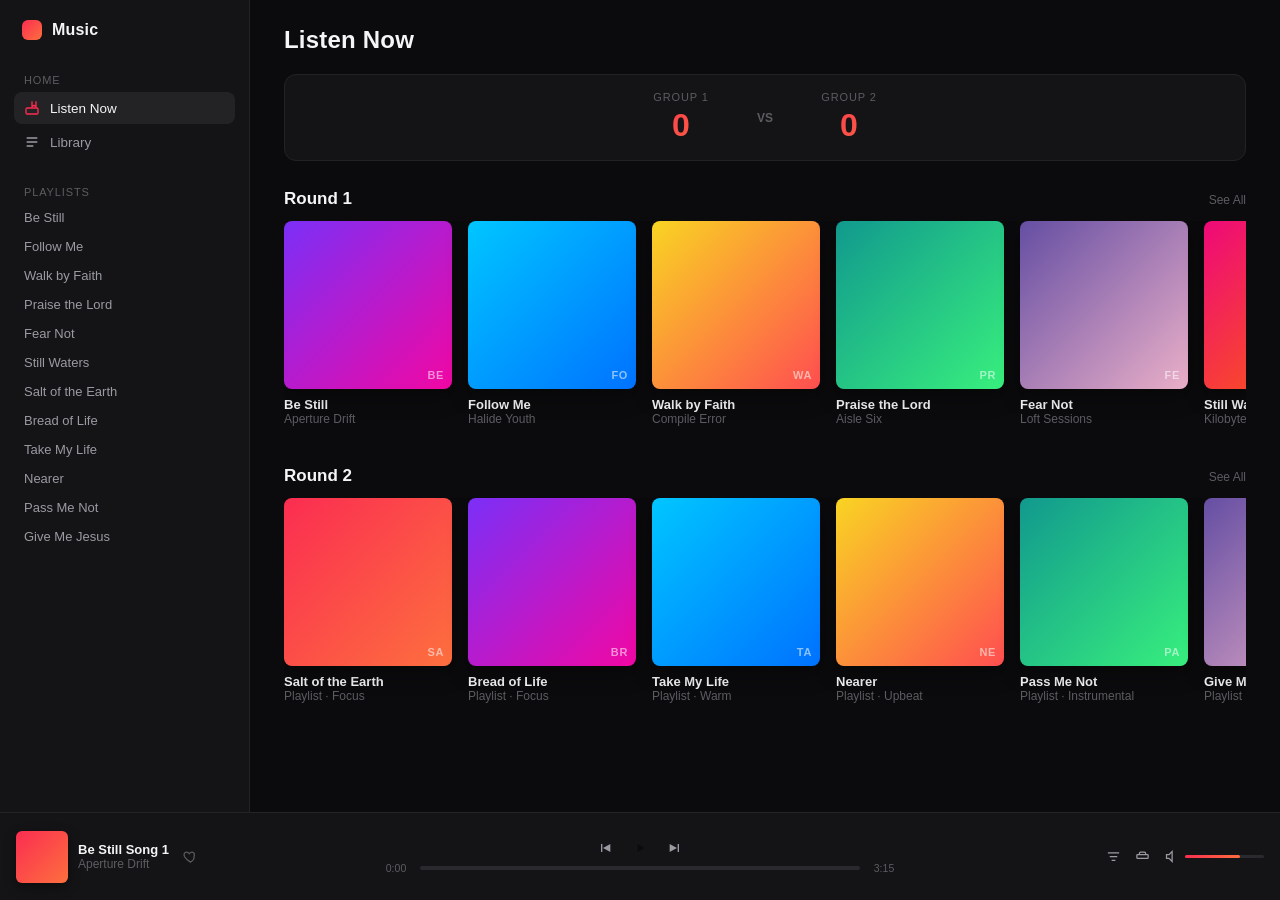
<file: Song drill/PassPausePlay/index.html>
<!DOCTYPE html>
<html lang="en">
<head>
<!-- Basic document metadata -->
<meta charset="UTF-8">
<meta name="viewport" content="width=device-width, initial-scale=1.0">
<title>Music</title>
<!-- All visual styling lives in style.css (split out from this file) -->
<link rel="stylesheet" href="style.css">
</head>
<body>

<!-- ============================================================
     APP SHELL
     Grid layout: sidebar (left) + main content (right), with the
     now-playing bar pinned across the bottom. See .app in style.css.
     ============================================================ -->
<div class="app">

  <!-- SIDEBAR: logo, primary nav (Listen Now / Library), playlist list -->
  <aside class="sidebar">
    <!-- App logo/title -->
    <div class="brand"><span class="dot"></span> Music</div>

    <!-- Primary navigation: switches the page title only (no real routing) -->
    <nav class="nav" id="mainNav">
      <div class="nav-label">Home</div>
      <button data-view="listen" class="active">
        <svg viewBox="0 0 24 24" fill="none" stroke="currentColor" stroke-width="2"><path d="M4 4h16v16H4z" opacity="0"/><path d="M12 2v8l3-2 3 2V2"/><rect x="3" y="12" width="18" height="9" rx="2"/></svg>
        Listen Now
      </button>
      <button data-view="library">
        <svg viewBox="0 0 24 24" fill="none" stroke="currentColor" stroke-width="2"><path d="M4 6h16M4 12h16M4 18h10"/></svg>
        Library
      </button>
    </nav>

    <!-- Static playlist names (not clickable/functional, just for visual fill —
         matches the 6 Round 1 + 6 Round 2 playlists below) -->
    <nav class="nav">
      <div class="nav-label">Playlists</div>
      <div class="playlist-item">Be Still</div>
      <div class="playlist-item">Follow Me</div>
      <div class="playlist-item">Walk by Faith</div>
      <div class="playlist-item">Praise the Lord</div>
      <div class="playlist-item">Fear Not</div>
      <div class="playlist-item">Still Waters</div>
      <div class="playlist-item">Salt of the Earth</div>
      <div class="playlist-item">Bread of Life</div>
      <div class="playlist-item">Take My Life</div>
      <div class="playlist-item">Nearer</div>
      <div class="playlist-item">Pass Me Not</div>
      <div class="playlist-item">Give Me Jesus</div>
    </nav>
  </aside>

  <!-- MAIN: page title, scoreboard, then Round 1 / Round 2 -->
  <main class="main">
    <!-- Page title only (the old library search box was removed along
         with the "Your Library" section it used to filter) -->
    <div class="topbar">
      <h1 id="viewTitle">Listen Now</h1>
    </div>

    <!-- SCOREBOARD: live Group 1 / Group 2 totals, updated by script.js
         every time a correct guess is made in Song Rush. Round 1 songs
         are worth 1 point, Round 2 songs are worth 2 points. -->
    <div class="scoreboard" id="scoreboard">
      <div class="score-card">
        <div class="score-label">Group 1</div>
        <div class="score-value" id="group1Score">0</div>
      </div>
      <div class="score-divider">VS</div>
      <div class="score-card">
        <div class="score-label">Group 2</div>
        <div class="score-value" id="group2Score">0</div>
      </div>
    </div>

    <!-- "Round 1" playlist cards. Each card carries its own 12 songs.
         Clicking a card opens 1-Minute Song Rush with THAT playlist's
         songs, worth 1 point each (see openGame(..., 1, ...) in script.js). -->
    <section class="block">
      <div class="block-head"><h2>Round 1</h2><span>See All</span></div>
      <!-- Cards injected by renderRow() in script.js -->
      <div class="hrow" id="newReleases"></div>
    </section>

    <!-- "Round 2" playlist cards — same behavior, but worth 2 points
         each (see openGame(..., 2, ...) in script.js). 6 playlists total. -->
    <section class="block">
      <div class="block-head"><h2>Round 2</h2><span>See All</span></div>
      <div class="hrow" id="madeForYou"></div>
    </section>
  </main>

  <!-- NOW PLAYING BAR: fixed strip across the bottom of the app.
       Browses every song across every playlist (Round 1 + Round 2),
       independent of the game. Plays real audio via #audioPlayer when
       a song has a "src" set in script.js, otherwise runs a simulated
       clock so the UI still animates sensibly. -->
  <div class="nowplaying">
    <!-- Left: mini art + current track title/artist + like icon -->
    <div class="np-track">
      <div class="np-art" id="npArt" style="background:linear-gradient(135deg,#333,#444)"></div>
      <div class="np-meta">
        <div class="t" id="npTitle">Nothing playing</div>
        <div class="a" id="npArtist">Pick a song</div>
      </div>
      <svg class="np-heart" id="npHeart" viewBox="0 0 24 24" fill="none" stroke="currentColor" stroke-width="2"><path d="M12 21s-7-4.35-9.5-8.6C.7 8.7 2.2 5 5.6 5c2 0 3.4 1.15 4.4 2.6C11 6.15 12.4 5 14.4 5c3.4 0 4.9 3.7 3.1 7.4C19 16.65 12 21 12 21z"/></svg>
    </div>

    <!-- Center: prev / play-pause / next buttons + scrub bar with elapsed/total time -->
    <div class="np-center">
      <div class="controls">
        <button id="prevBtn" title="Previous"><svg viewBox="0 0 24 24" fill="currentColor"><path d="M6 6h2v12H6zM20 6v12L9 12z"/></svg></button>
        <button class="play-toggle" id="playBtn" title="Play/Pause"><svg id="playIcon" viewBox="0 0 24 24" fill="currentColor"><path d="M8 5v14l11-7z"/></svg></button>
        <button id="nextBtn" title="Next"><svg viewBox="0 0 24 24" fill="currentColor"><path d="M16 6h2v12h-2zM4 6v12l11-6z"/></svg></button>
      </div>
      <div class="scrub">
        <span id="curTime">0:00</span>
        <div class="bar" id="progressBar"><div class="fill" id="progressFill"></div><div class="knob" id="progressKnob"></div></div>
        <span id="totalTime">0:00</span>
      </div>
    </div>

    <!-- Right: extra icons (decorative, non-functional) + volume slider -->
    <div class="np-right">
      <svg viewBox="0 0 24 24" fill="none" stroke="currentColor" stroke-width="2"><path d="M3 6h18M6 12h12M9 18h6"/></svg>
      <svg viewBox="0 0 24 24" fill="none" stroke="currentColor" stroke-width="2"><rect x="3" y="9" width="18" height="6" rx="1"/><path d="M7 9V7a2 2 0 0 1 2-2h6a2 2 0 0 1 2 2v2"/></svg>
      <div class="vol">
        <svg viewBox="0 0 24 24" fill="none" stroke="currentColor" stroke-width="2" style="flex-shrink:0"><path d="M4 9v6h4l5 5V4L8 9H4z"/></svg>
        <div class="bar" id="volBar"><div class="fill" id="volFill" style="width:70%"></div><div class="knob" id="volKnob" style="left:70%"></div></div>
      </div>
    </div>
  </div>

  <!-- Real audio element backing the now-playing bar. Hidden — the bar
       above is the only visible control surface for it. -->
  <audio id="audioPlayer" preload="none"></audio>

</div>

<!-- ============================================================
     1-MINUTE SONG RUSH — game modal (hidden until opened)
     Opened by clicking a Round 1 / Round 2 card. Three internal
     panels are toggled by script.js:
     #gameIntro (pick a group) -> #gamePlay (active round) -> #gameEnd (results).
     ============================================================ -->
<div class="game-overlay" id="gameOverlay">
  <div class="game-card" id="gameCard">
    <!-- Close ("X") button, always visible, closes the modal at any point -->
    <div class="game-close" id="gameClose"><svg viewBox="0 0 24 24" fill="none" stroke="currentColor" stroke-width="2.4"><path d="M6 6l12 12M18 6L6 18"/></svg></div>

    <!-- Panel 1: intro/group-select screen -->
    <div id="gameIntro">
      <div class="game-head">
        <div class="g-title">🎵 1-Minute Song Rush</div>
        <div class="g-sub">Search and type the music title to check if it's there. Each correct song adds +15s.</div>
        <!-- Filled in by openGame()/showIntroPanel(): which playlist + points/song -->
        <div class="g-round-info" id="gRoundInfo"></div>
      </div>
      <!-- Two buttons instead of one "Start Game": pick which group is
           about to play, so correct answers credit the right scoreboard total. -->
      <div class="g-choices">
        <button class="g-again" id="gameStartGroup1Btn">Start — Group 1</button>
        <button class="g-again g-pass" id="gameStartGroup2Btn">Start — Group 2</button>
      </div>
    </div>

    <!-- Panel 2: active round (hidden until a group is picked) -->
    <div id="gamePlay" style="display:none;">
      <!-- "+N pts · +15s" bonus toast, shown briefly after a correct guess -->
      <div class="g-bonus" id="gBonus">+15s</div>

      <!-- Countdown timer (left) + round progress / correct count (right) -->
      <div class="game-stats">
        <div class="g-timer" id="gTimer">0:60</div>
        <div class="g-stats-right">
          <div class="g-progress" id="gProgress">Song 1 of 12</div>
          <div class="g-correct" id="gCorrect">✓ 0 correct</div>
        </div>
      </div>

      <!-- Lyric hint box for the current round-song. If that song has a
           "src" audio file set in script.js, it also plays automatically
           here as an extra hint. -->
      <div class="g-artbox" id="gArtbox">
        <div class="g-hint"><span id="gHintMain">Which song is this?</span><span id="gHintSub"></span></div>
      </div>

      <!-- Guess input + autocomplete dropdown + action buttons + status feedback -->
      <div class="g-search-box">
        <input type="text" class="g-search-input" id="gSearchInput" placeholder="Type song title & press Enter..." autocomplete="off">
        <!-- Populated dynamically as the player types -->
        <div class="g-search-dropdown" id="gSearchDropdown"></div>
        <div class="g-btn-row">
          <!-- Pause: hides the lyric hint (and mutes the audio hint) for
               12s and freezes the clock. 1 use per song — resets every
               time a new (or looped-back) song is shown. -->
          <button class="g-again g-pass" id="gPauseBtn">Pause 12s</button>
          <!-- Pass: skips the song for now without revealing it; it stays
               in this round's 12-song queue and loops back later. -->
          <button class="g-again g-pass" id="gPassBtn">Pass</button>
          <button class="g-again" id="gSubmitBtn">Submit</button>
        </div>
        <div class="g-status-msg" id="gStatusMsg"></div>
      </div>
    </div>

    <!-- Panel 3: end-of-round results (win or time's up), including
         points earned this round. "Play Again" re-opens the group-select
         screen for the SAME playlist rather than closing the modal. -->
    <div id="gameEnd" class="game-end" style="display:none;">
      <div class="g-result" id="gResult"></div>
      <div class="g-score" id="gScore"></div>
      <button class="g-again" id="gameAgainBtn">Play Again</button>
    </div>
  </div>

  <!-- Real audio element used for the current round-song's optional
       "src" hint. Hidden — playback is fully automatic (see script.js). -->
  <audio id="gameAudio" preload="none"></audio>
</div>

<!-- All behavior lives in script.js (split out from this file).
     Placed at the end of <body> so the DOM above already exists
     when it runs — no "defer" attribute needed. -->
<script src="script.js"></script>
</body>
</html>
</file>
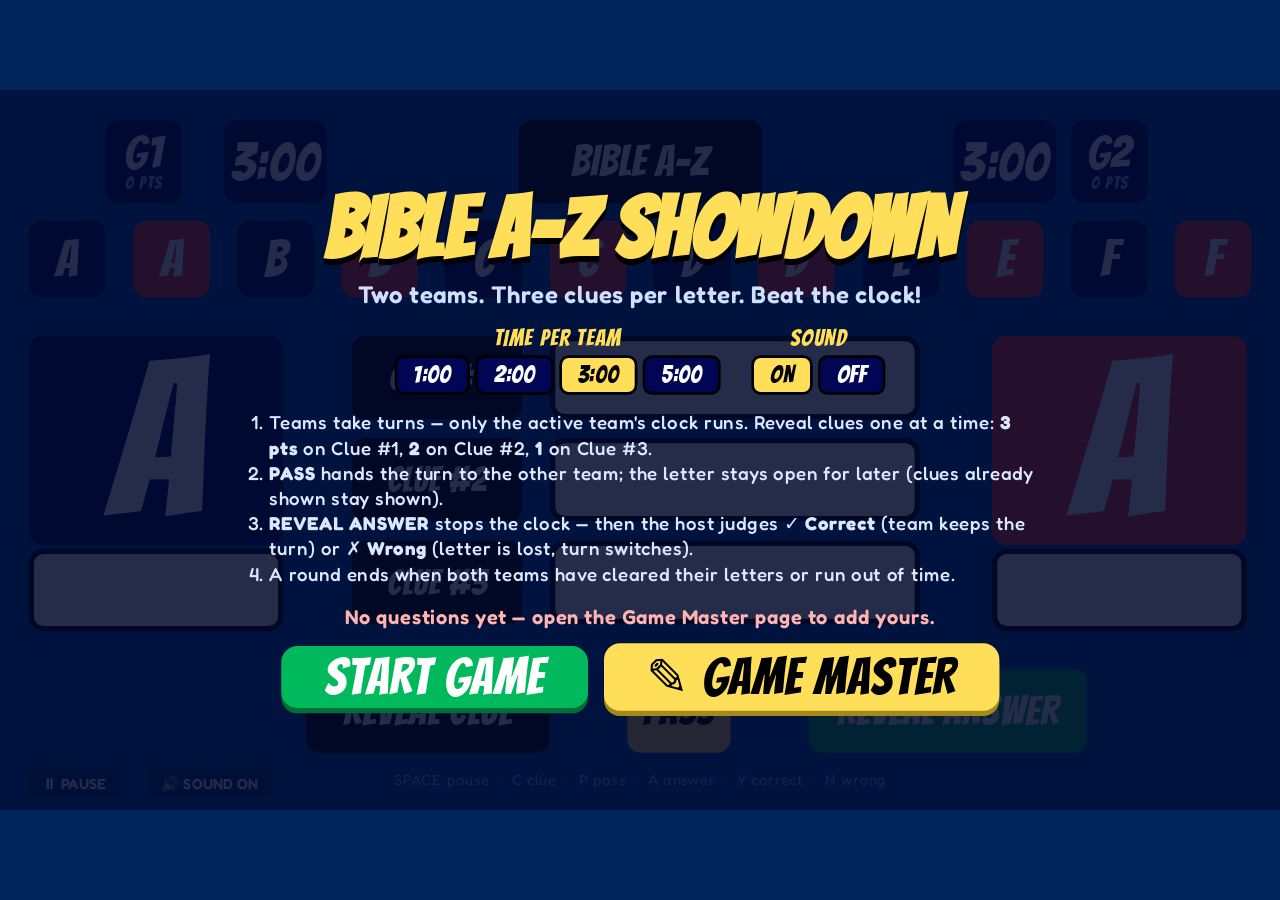
<file: Bible drill/Bible A-Z  Showdown/bible-az-showdown (1).html>
<!DOCTYPE html>
<html lang="en">
<head>
<meta charset="utf-8">
<meta name="viewport" content="width=device-width,initial-scale=1">
<title>Bible A–Z Showdown</title>
<link href="https://fonts.googleapis.com/css2?family=Bangers&family=Fredoka:wght@500;600;700&display=swap" rel="stylesheet">
<style>
:root{--blue:#004aad;--navy:#000554;--red:#ff3131;--yellow:#ffde59;--green:#00b95c;--ok:#16d070;--ui:'Fredoka','Trebuchet MS',sans-serif}
*{box-sizing:border-box;margin:0;padding:0}
html,body{height:100%;background:#00255a;overflow:hidden;font-family:'Bangers',Impact,'Arial Narrow',sans-serif;color:#fff;user-select:none;-webkit-user-select:none}
#stage{position:absolute;left:50%;top:50%;width:1920px;height:1080px;background:var(--blue);transform-origin:center center;overflow:hidden;letter-spacing:1px}
.box{position:absolute;display:flex;align-items:center;justify-content:center;text-align:center;border-radius:20px}
.navy{background:var(--navy)}.black{background:#000}
.tn{font-size:68px;line-height:.95;display:block}
.tsm{font-size:26px;display:block;color:#9fb4ff;letter-spacing:2px}
.time{font-size:80px;transition:box-shadow .2s}
.turn{box-shadow:0 0 0 7px var(--yellow),0 0 34px 6px rgba(255,222,89,.55)}
.time.low{color:#ff7b7b;animation:blink .5s infinite alternate}
#roundname{font-size:64px}
/* letter row */
.tile{position:absolute;top:196px;width:115px;height:115px;border-radius:20px;display:flex;align-items:center;justify-content:center;font-size:78px;line-height:1;transition:transform .2s,background .25s,opacity .25s}
.tile.navy{background:var(--navy)}.tile.red{background:var(--red)}
.tile.correct{background:var(--ok)}
.tile.wrong{background:#3b3b3b;color:#8a8a8a;text-decoration:line-through;text-decoration-thickness:6px}
.tile.timeout{background:#27406f;color:#7188b3}
.tile.passed{box-shadow:inset 0 -12px 0 var(--yellow)}
.tile.cur{outline:5px dashed rgba(255,255,255,.55);outline-offset:3px}
.tile.cur.act{outline:6px solid #fff;transform:scale(1.1);animation:pulse .8s infinite alternate}
/* big letters */
.big{position:absolute;width:382px;height:313px;top:369px;border-radius:20px;display:flex;align-items:center;justify-content:center;font-size:330px;line-height:1;transition:opacity .25s,box-shadow .25s,transform .25s}
.big.navy{left:43px}.big.red{left:1488px;background:var(--red)}
.big.dim{opacity:.45}
.big.act{box-shadow:0 0 0 8px #fff,0 0 40px 8px rgba(255,255,255,.35)}
.big.shake{animation:shake .5s}
.tag{position:absolute;top:12px;left:0;right:0;font-style:normal;font-size:34px;color:var(--yellow);letter-spacing:3px}
.ans{position:absolute;top:688px;width:382px;height:124px;background:#fff;color:#000;border:8px solid #000;border-radius:22px;display:flex;align-items:center;justify-content:center;font-family:var(--ui);font-weight:700;text-align:center;padding:6px 14px;overflow:hidden;transition:background .2s}
.ans.l{left:43px}.ans.r{left:1488px}
.ans.ok{background:#bdf7d4}.ans.bad{background:#ffc6c6}
.fit{display:block;max-width:100%;line-height:1.1}
/* clues */
.label{left:528px;width:255px;height:125px;font-size:52px;color:#fff}
.clue{left:825px;width:555px;height:125px;background:#fff;color:#000;border:8px solid #000;border-radius:22px;font-family:var(--ui);font-weight:600;padding:4px 20px;overflow:hidden}
.clue .fit{opacity:0}
.clue.show .fit{opacity:1;animation:pop .35s}
/* buttons */
.btn{position:absolute;top:868px;height:126px;border-radius:20px;display:flex;align-items:center;justify-content:center;font-size:62px;cursor:pointer;transition:filter .15s,transform .08s,opacity .2s}
.btn:hover{filter:brightness(1.15)}.btn:active{transform:translateY(4px)}
.btn.off{opacity:.35;pointer-events:none}
#bClue{left:459px;width:365px;background:#000}
#bPass{left:941px;width:155px;background:var(--yellow);color:#000}
#bAns{left:1213px;width:418px;background:var(--green)}
#bOk{left:459px;width:570px;background:var(--green)}
#bBad{left:1061px;width:570px;background:var(--red)}
.hide{display:none!important}
#status{position:absolute;left:459px;width:1172px;top:822px;height:40px;text-align:center;font-family:var(--ui);font-weight:600;font-size:30px;color:#dbe7ff;letter-spacing:.5px}
#hints{position:absolute;left:0;right:0;top:1022px;text-align:center;font-family:var(--ui);font-size:22px;color:rgba(255,255,255,.65)}
.mini{position:absolute;top:1018px;height:44px;padding:0 20px;border-radius:12px;background:rgba(0,0,0,.35);font-family:var(--ui);font-weight:600;font-size:22px;display:flex;align-items:center;cursor:pointer;letter-spacing:.5px}
.mini:hover{background:rgba(0,0,0,.55)}
/* overlay */
#overlay{position:absolute;inset:0;background:rgba(0,10,45,.86);display:flex;align-items:center;justify-content:center;z-index:20}
#overlay canvas{position:absolute;inset:0;pointer-events:none}
.card{position:relative;max-width:1500px;text-align:center;padding:30px 50px}
.card h1{font-size:128px;line-height:.95;color:var(--yellow);text-shadow:0 8px 0 #000}
.card h2{font-size:110px;line-height:1;margin-bottom:6px}
.card .sub{font-family:var(--ui);font-weight:600;font-size:36px;color:#cfe0ff;margin:14px 0 26px}
.opts{display:flex;gap:46px;justify-content:center;margin:10px 0 24px}
.opt label{display:block;font-size:34px;color:var(--yellow);margin-bottom:8px;letter-spacing:2px}
.seg{display:flex;gap:8px;justify-content:center}
.seg button{font-family:'Bangers',Impact,sans-serif;letter-spacing:1px;font-size:36px;padding:6px 24px;border-radius:14px;border:4px solid #000;background:var(--navy);color:#fff;cursor:pointer}
.seg button.on{background:var(--yellow);color:#000}
.rules{font-family:var(--ui);font-weight:500;font-size:28px;line-height:1.35;color:#dbe7ff;text-align:left;max-width:1180px;margin:0 auto 26px;padding-left:34px}
.pbtn{font-family:'Bangers',Impact,sans-serif;letter-spacing:2px;font-size:76px;padding:6px 64px;border-radius:24px;border:0;background:var(--green);color:#fff;cursor:pointer;box-shadow:0 8px 0 #006e36}
.pbtn:hover{filter:brightness(1.1)}.pbtn:active{transform:translateY(5px);box-shadow:0 3px 0 #006e36}
.pbtn.alt{background:#555;box-shadow:0 8px 0 #222;margin-left:20px}
table.sum{margin:10px auto 24px;border-collapse:separate;border-spacing:14px 10px;font-size:44px}
table.sum th{color:var(--yellow);font-weight:400;font-size:40px}
table.sum td{padding:6px 26px;border-radius:14px;background:rgba(0,0,0,.35)}
table.sum td.g1{background:var(--navy)}table.sum td.g2{background:var(--red)}
.winner{font-size:120px;color:var(--yellow);text-shadow:0 7px 0 #000;margin:6px 0}
.pop{position:absolute;z-index:10;font-size:150px;color:var(--yellow);text-shadow:0 6px 0 #000,0 0 30px #000;pointer-events:none;animation:floatup 1.3s ease-out forwards}
.pop.bad{color:#fff;text-shadow:0 6px 0 var(--red),0 0 30px #000}
.tile.empty{opacity:.22}
.gmstatus{font-family:var(--ui);font-weight:600;font-size:30px;color:#9fe8b5;margin:0 0 22px}
.gmstatus.bad{color:#ffb3b3}
.pbtn.gmbtn{background:var(--yellow);color:#000;box-shadow:0 8px 0 #a58a1b;margin-left:24px}
/* ---- Game Master page ---- */
#gm{position:absolute;inset:0;z-index:30;background:var(--blue);padding:24px 44px;overflow:hidden;font-family:var(--ui);color:#fff;letter-spacing:0}
#gm.hide{display:none}
.gm-head{display:flex;justify-content:space-between;align-items:center;height:84px}
.gm-head h2{font-family:'Bangers',Impact,sans-serif;font-size:80px;letter-spacing:2px;color:var(--yellow);text-shadow:0 5px 0 #000}
.gm-actions{display:flex;gap:12px}
.gbtn{font-family:'Bangers',Impact,sans-serif;letter-spacing:1px;font-size:32px;padding:6px 22px;border:4px solid #000;border-radius:14px;background:var(--navy);color:#fff;cursor:pointer}
.gbtn:hover{filter:brightness(1.2)}.gbtn.red{background:var(--red)}.gbtn.green{background:var(--green)}
.gm-tabs{display:flex;gap:10px;margin:10px 0 14px;flex-wrap:wrap}
.gtab{font-family:'Bangers',Impact,sans-serif;font-size:30px;letter-spacing:1px;padding:4px 20px;border-radius:14px;background:var(--navy);cursor:pointer;display:flex;align-items:center;gap:10px;border:4px solid transparent}
.gtab.on{background:#000;border-color:var(--yellow)}.gtab.off{opacity:.45}.gtab.add{background:rgba(0,0,0,.35)}
.dot{width:16px;height:16px;border-radius:50%;background:#555;display:inline-block}
.dot.part{background:var(--yellow)}.dot.full{background:var(--ok)}
.gm-set{display:flex;align-items:flex-end;gap:26px;margin-bottom:14px}
.gm-set label{display:flex;flex-direction:column;font-family:'Bangers',Impact,sans-serif;font-size:24px;letter-spacing:2px;color:var(--yellow);gap:4px}
.gm-set label.chk{flex-direction:row;align-items:center;gap:10px;padding-bottom:12px}
#gm input:not([type=checkbox]),#gm textarea{font-family:var(--ui);font-weight:600;font-size:24px;padding:8px 12px;border:4px solid #000;border-radius:12px;background:#fff;color:#000;outline:none;width:100%}
#gm input:focus,#gm textarea:focus{border-color:var(--yellow)}
#gm input[type=checkbox]{width:30px;height:30px;accent-color:var(--green)}
#gName{width:340px}
.teamtabs{display:flex;gap:10px;margin-left:auto}
.tt{font-family:'Bangers',Impact,sans-serif;font-size:38px;padding:4px 26px;border-radius:14px;cursor:pointer;border:4px solid transparent;opacity:.6}
.tt.g1{background:var(--navy)}.tt.g2{background:var(--red)}.tt.on{opacity:1;border-color:#fff}
.gm-grid{display:grid;grid-template-columns:100px 270px 1fr 1fr 1fr 90px;gap:12px;align-items:stretch}
.gm-cols{font-family:'Bangers',Impact,sans-serif;font-size:26px;letter-spacing:2px;color:var(--yellow);margin-bottom:6px}
.gm-row{margin-bottom:12px}
.gm-row .lt{border-radius:16px;font-family:'Bangers',Impact,sans-serif;font-size:62px;display:flex;flex-direction:column;align-items:center;justify-content:center;line-height:1}
.gm-row.g1 .lt{background:var(--navy)}.gm-row.g2 .lt{background:var(--red)}
.gm-row.empty .lt{opacity:.5}
.gm-row .warn{font-family:var(--ui);font-size:14px;font-weight:600;color:var(--yellow);min-height:16px;text-align:center;letter-spacing:0}
.gm-row textarea{resize:none;height:92px;font-size:22px;line-height:1.2}
.gm-row .ia{height:92px;font-size:28px}
.gm-row .cx{display:flex;align-items:center;justify-content:center;background:rgba(0,0,0,.3);border-radius:12px}
.gm-foot{font-size:20px;color:rgba(255,255,255,.75);line-height:1.35;margin-top:4px}
@keyframes pulse{to{transform:scale(1.18)}}
@keyframes blink{to{opacity:.55}}
@keyframes shake{0%,100%{transform:translateX(0)}20%{transform:translateX(-18px)}40%{transform:translateX(16px)}60%{transform:translateX(-12px)}80%{transform:translateX(8px)}}
@keyframes pop{0%{transform:scale(.6);opacity:0}70%{transform:scale(1.06)}100%{transform:scale(1);opacity:1}}
@keyframes floatup{0%{transform:translateY(0) scale(.5);opacity:0}15%{opacity:1;transform:translateY(-20px) scale(1.1)}100%{transform:translateY(-190px) scale(1);opacity:0}}
</style>
</head>
<body>
<div id="stage">
  <!-- top bar -->
  <div class="box navy" id="n0" style="left:158px;top:45px;width:115px;height:125px"><div><span class="tn">G1</span><span class="tsm" id="sc0">0 PTS</span></div></div>
  <div class="box navy time" id="t0" style="left:336px;top:45px;width:154px;height:125px">3:00</div>
  <div class="box black" id="roundname" style="left:778px;top:45px;width:365px;height:125px"><span class="fit">TRIAL ROUND</span></div>
  <div class="box navy time" id="t1" style="left:1430px;top:45px;width:154px;height:125px">3:00</div>
  <div class="box navy" id="n1" style="left:1607px;top:45px;width:115px;height:125px"><div><span class="tn">G2</span><span class="tsm" id="sc1">0 PTS</span></div></div>

  <div id="tiles"></div>

  <!-- team letters + answers -->
  <div class="big navy" id="big0"><span id="bt0">A</span><em class="tag" id="tag0"></em></div>
  <div class="ans l" id="ans0"><span class="fit"></span></div>
  <div class="big red" id="big1"><span id="bt1">A</span><em class="tag" id="tag1"></em></div>
  <div class="ans r" id="ans1"><span class="fit"></span></div>

  <!-- clues -->
  <div class="box black label" style="top:369px">CLUE #1</div>
  <div class="box clue" id="c0" style="top:369px"><span class="fit"></span></div>
  <div class="box black label" style="top:522px">CLUE #2</div>
  <div class="box clue" id="c1" style="top:522px"><span class="fit"></span></div>
  <div class="box black label" style="top:676px">CLUE #3</div>
  <div class="box clue" id="c2" style="top:676px"><span class="fit"></span></div>

  <div id="status"></div>

  <!-- controls -->
  <div class="btn" id="bClue">REVEAL CLUE</div>
  <div class="btn" id="bPass">PASS</div>
  <div class="btn" id="bAns">REVEAL ANSWER</div>
  <div class="btn hide" id="bOk">✓ CORRECT</div>
  <div class="btn hide" id="bBad">✗ WRONG</div>

  <div class="mini" id="bPause" style="left:43px">⏸ PAUSE</div>
  <div class="mini" id="bSound" style="left:222px">🔊 SOUND ON</div>
  <div id="hints">SPACE pause &nbsp;·&nbsp; C clue &nbsp;·&nbsp; P pass &nbsp;·&nbsp; A answer &nbsp;·&nbsp; Y correct &nbsp;·&nbsp; N wrong</div>

  <div id="gm" class="hide"></div>
  <div id="overlay" class="hide"><canvas id="confetti" width="1920" height="1080"></canvas><div class="card" id="card"></div></div>
</div>

<script>
/* =====================================================================
   QUESTION BANK  —  edit freely!
   Each prompt: [ answer, clue #1 (hardest), clue #2, clue #3 (easiest), optional "contains" letter ]
   Every round has 6 letters. g1 and g2 each have their own prompt per letter.
   ===================================================================== */
const DATA = [
 { name:'TRIAL ROUND', letters:'ABCDEF',
  g1:[
   ['Adam','He was given the job of naming every animal.','He lived in a garden watered by a river that split into four heads.','He was the first man, and his wife was Eve.'],
   ['Bethlehem','A small town whose name means "house of bread."','Ruth and Boaz settled here, and King David was born here.','Jesus was born here in a manger.'],
   ['Cain','A tiller of the ground who became a wanderer in the land of Nod.','His offering was rejected while his brother\'s was accepted.','Adam\'s firstborn son, who killed Abel.'],
   ['Daniel','He was taken to Babylon as a teenager and served under several kings.','He read the writing on the wall for King Belshazzar.','He was thrown into the lions\' den.'],
   ['Esther','Her Hebrew name was Hadassah.','She was raised by her cousin Mordecai.','Jewish queen of Persia who saved her people from Haman\'s plot.'],
   ['Fiery Furnace','A place heated seven times hotter than usual.','Shadrach, Meshach, and Abednego were thrown in.','A fourth figure like the Son of God walked inside and they were not burned.']
  ],
  g2:[
   ['Abraham','He left Ur of the Chaldeans when God called him.','His original name was Abram.','Father of Isaac, called the father of many nations.'],
   ['Bartimaeus','A man who sat by the roadside near Jericho.','He cried out, "Son of David, have mercy on me!"','The blind beggar healed by Jesus.'],
   ['Cana','A village in Galilee; Nathanael was from here.','Jesus attended a wedding here with His disciples.','Jesus turned water into wine here.'],
   ['David','The youngest of Jesse\'s sons.','Samuel anointed him while he was tending sheep.','He killed Goliath with a sling and a stone.'],
   ['Elijah','A prophet from Tishbe in Gilead.','Ravens fed him by the brook Cherith.','He called down fire on Mount Carmel and was taken up in a whirlwind.'],
   ['Felix','A Roman governor of Judea.','He kept a prisoner for two years hoping for a bribe; his wife was Drusilla.','He trembled when Paul spoke of righteousness, self-control, and judgment.']
  ]},
 { name:'ROUND 1', letters:'GHIJKL',
  g1:[
   ['Goliath','He came from the city of Gath.','He stood about six cubits and a span tall.','The Philistine giant killed by David.'],
   ['Hannah','One of the two wives of Elkanah.','She prayed so hard in the temple that Eli thought she was drunk.','Mother of the prophet Samuel.'],
   ['Isaac','His name means "laughter."','He was nearly sacrificed on Mount Moriah.','Son of Abraham and Sarah, husband of Rebekah.'],
   ['Jonah','Son of Amittai from Gath-hepher.','He boarded a ship heading for Tarshish.','Swallowed by a great fish, then preached to Nineveh.'],
   ['Korah','A Levite, cousin of Moses and Aaron.','He led a rebellion with Dathan and Abiram.','The earth opened and swallowed him and his followers.'],
   ['Lazarus','He lived in Bethany with his sisters Mary and Martha.','He had been in the tomb four days.','Jesus raised him from the dead.']
  ],
  g2:[
   ['Gideon','He threshed wheat in a winepress to hide from Midian.','He tested God with a wool fleece.','He defeated Midian with 300 men, trumpets, and jars.'],
   ['Haman','An Agagite who rose to power in Persia.','He built gallows fifty cubits high.','The villain of Esther, hanged on his own gallows.'],
   ['Isaiah','His father was Amoz.','He saw the Lord high and lifted up, and a seraph touched his lips with a coal.','The prophet who wrote, "Unto us a child is born."'],
   ['Jericho','One of the oldest cities in the world, in the Jordan valley.','Rahab hid two spies here.','Its walls fell after Israel marched around it for seven days.'],
   ['Kidron','A valley east of Jerusalem, below the Mount of Olives.','David crossed it while fleeing from Absalom.','Jesus crossed it with His disciples on the way to Gethsemane.'],
   ['Lydia','A businesswoman from the city of Thyatira.','She sold purple cloth.','Paul\'s first convert in Europe, in Philippi.']
  ]},
 { name:'ROUND 2', letters:'MNOPQR',
  g1:[
   ['Moses','His name means "drawn out."','He was hidden in a basket among the reeds of the Nile.','He led Israel out of Egypt and received the Ten Commandments.'],
   ['Noah','He found favor with God in a wicked generation.','He was 600 years old when the flood came.','He built the ark.'],
   ['Onesimus','A runaway slave who met Paul in prison.','Paul called him "my child" and "my own heart."','Philemon\'s slave, sent back as a brother.'],
   ['Peter','His original name was Simon.','His brother was Andrew, and he was a fisherman.','He walked on water, then denied Jesus three times.'],
   ['Queen of Sheba','She traveled with camels carrying spices, gold, and jewels.','She came to test a king with hard questions.','She visited King Solomon.'],
   ['Ruth','A woman from Moab.','She gleaned in the fields of Boaz.','She told Naomi, "Your people shall be my people."']
  ],
  g2:[
   ['Miriam','She watched over a baby floating in the Nile.','She led the women with tambourines after the sea crossing.','Moses\' sister, a prophetess.'],
   ['Nehemiah','Cupbearer to King Artaxerxes.','He faced opposition from Sanballat and Tobiah.','He rebuilt the walls of Jerusalem in 52 days.'],
   ['Orpah','A Moabite woman.','Daughter-in-law of Naomi.','She kissed Naomi goodbye and went home while Ruth stayed.'],
   ['Paul','He was born in Tarsus and was a Pharisee.','He watched the coats of those who stoned Stephen.','Formerly Saul, he wrote many letters in the New Testament.'],
   ['Quail','A bird God provided in the wilderness.','They covered the camp in the evening.','Israel ate this meat along with manna.'],
   ['Rahab','She lived in a house built into the city wall.','She hid two spies under stalks of flax.','The woman of Jericho who tied a scarlet cord in her window.']
  ]},
 { name:'ROUND 3', letters:'STUVWX',
  g1:[
   ['Samson','A Nazirite from the tribe of Dan.','He told a riddle about honey found in a lion\'s carcass.','His strength lay in his uncut hair; Delilah betrayed him.'],
   ['Thomas','Also known as Didymus, "the twin."','He said, "Let us also go, that we may die with Him."','The disciple who doubted until he saw the wounds.'],
   ['Uriah','A Hittite soldier among David\'s mighty men.','He refused to go home while the ark and army camped in tents.','Bathsheba\'s husband, sent to the front lines.'],
   ['Vashti','A queen who hosted a banquet for the women of the palace.','She was summoned to show her beauty to drunken guests.','The Persian queen deposed for refusing the king; Esther took her place.'],
   ['Widow of Zarephath','Elijah stayed with her during a famine.','She had only a handful of flour and a little oil.','Her son was raised from the dead.'],
   ['Xerxes','A Persian king who ruled 127 provinces from India to Cush.','Also known as Ahasuerus.','The king who made Esther his queen.']
  ],
  g2:[
   ['Solomon','Son of Bathsheba.','He asked God for a discerning heart instead of long life.','He built the temple and settled the case of two women and one baby.'],
   ['Timothy','His mother was Eunice and his grandmother Lois.','A young man from Lystra whom Paul took on his journeys.','Young pastor to whom Paul wrote two letters.'],
   ['Uzziah','He became king at age 16.','He was also called Azariah.','Struck with leprosy after burning incense in the temple.'],
   ['Vine','Jesus said His Father is the gardener who prunes it.','Its branches bear fruit only if they abide.','Jesus said, "I am the true ___."'],
   ['Wise Men','They saw a star in the East.','They stopped at Herod\'s palace to ask where the King of the Jews was born.','They brought gold, frankincense, and myrrh to baby Jesus.'],
   ['Exodus','The second book of the Bible.','Its name means "departure" in Greek.','It records Israel\'s escape from Egypt and the giving of the Law.','X']
  ]},
 { name:'ROUND 4', letters:'YZABCD',
  g1:[
   ['Yahweh','A name revealed at the burning bush.','It is connected to the phrase "I AM WHO I AM."','The personal name of God, usually written "LORD" in English Bibles.'],
   ['Zacchaeus','A chief tax collector in Jericho.','He was short and climbed a sycamore tree to see Jesus.','Jesus invited Himself to this man\'s house.'],
   ['Aaron','He spoke for his brother because Moses felt slow of speech.','His staff budded and produced almonds.','Israel\'s first high priest, who helped make the golden calf.'],
   ['Barnabas','A Levite from Cyprus whose given name was Joseph.','His name means "son of encouragement."','Paul\'s companion on the first missionary journey.'],
   ['Cornelius','A centurion of the Italian Cohort in Caesarea.','An angel told him to send for Peter.','The first Gentile convert in Acts 10.'],
   ['Deborah','A prophetess who judged Israel under a palm tree.','She summoned Barak to fight Sisera.','The woman judge who sang a victory song.']
  ],
  g2:[
   ['Yoke','Jesus said His is easy.','A wooden beam joining two animals together.','"Take my ___ upon you and learn from me."'],
   ['Zechariah','A priest of the division of Abijah.','An angel appeared to him at the altar of incense.','He was struck mute for doubting and was the father of John the Baptist.'],
   ['Ananias','A disciple living in Damascus.','The Lord told him to go to Straight Street.','He laid hands on Saul so he could see again.'],
   ['Benjamin','The youngest of twelve brothers.','His mother died giving birth to him.','Joseph\'s silver cup was found in his sack.'],
   ['Caleb','A Kenizzite chosen as one of twelve spies.','He said, "Let us go up at once and take possession."','With Joshua, the only spy who trusted God and entered the promised land.'],
   ['Dorcas','A disciple in Joppa known for her good works.','She made robes and garments for widows.','Also called Tabitha; Peter raised her from the dead.']
  ]},
 { name:'ROUND 5', letters:'EFGHIJ',
  g1:[
   ['Elisha','He was plowing with twelve yoke of oxen when he was called.','He asked for a double portion of his master\'s spirit.','He healed Naaman and succeeded Elijah.'],
   ['Fig Tree','Nathanael was seen sitting under one.','Jesus cursed one that had no fruit.','Adam and Eve sewed its leaves into clothing.'],
   ['Gabriel','He appeared to Daniel to explain a vision.','He announced the births of John and Jesus.','The archangel who visited Mary.'],
   ['Herod','A king who ruled Judea from Jerusalem.','He was troubled when wise men asked where the King was born.','He ordered the killing of the infants of Bethlehem.'],
   ['Ishmael','His mother was an Egyptian servant.','He and his mother were sent away into the wilderness of Beersheba.','Abraham\'s firstborn son by Hagar.'],
   ['Joseph','His brothers sold him for twenty pieces of silver.','He interpreted the dreams of the cupbearer and baker.','He rose from prison to rule Egypt beside Pharaoh.']
  ],
  g2:[
   ['Ephesus','A city where Paul stayed for more than two years.','Home of the great temple of Artemis (Diana).','The church told to put on the whole armor of God.'],
   ['Fruit of the Spirit','It is listed in Galatians 5.','It includes nine qualities, such as love, joy, and peace.','Love, joy, peace, patience, kindness, goodness, faithfulness, gentleness, self-control.'],
   ['Goshen','A fertile region in Egypt.','It was spared from the plague of flies.','Where Jacob\'s family settled under Joseph.'],
   ['Hezekiah','A king of Judah whose father was Ahaz.','God added 15 years to his life and moved a shadow back ten steps.','His prayer saw 185,000 Assyrians struck down overnight.'],
   ['Israel','A name given at Peniel.','It means "he struggles with God."','The new name given to Jacob after he wrestled with a man all night.'],
   ['Job','A man from the land of Uz.','He lost his livestock, servants, and ten children in one day.','The patient sufferer visited by Eliphaz, Bildad, and Zophar.']
  ]}
];

/* ======================== QUESTION BANK (saved in this browser) ======================== */
const LS_KEY='bible-az-showdown.bank.v1';
const ALPHA='ABCDEFGHIJKLMNOPQRSTUVWXYZ';
const blankPrompt=()=>({a:'',c:['','',''],x:false});
function normLetters(s,start){let L=(s||'').toUpperCase().replace(/[^A-Z]/g,'').slice(0,6);let n=L.length?ALPHA.indexOf(L[L.length-1])+1:(start||0);while(L.length<6){L+=ALPHA[n%26];n++}return L}
function blankRound(name,start){return{name,on:true,letters:normLetters('',start),g1:Array.from({length:6},blankPrompt),g2:Array.from({length:6},blankPrompt)}}
function defaultBank(){return[blankRound('TRIAL ROUND',0),...[1,2,3,4,5].map((n,i)=>blankRound('ROUND '+n,6+i*6))]}
const toP=p=>({a:p[0],c:[p[1]||'',p[2]||'',p[3]||''],x:!!p[4]});
function sampleBank(){return DATA.map(r=>({name:r.name,on:true,letters:r.letters,g1:r.g1.map(toP),g2:r.g2.map(toP)}))}
function sanitizeBank(arr){if(!Array.isArray(arr)||!arr.length)return null;
 const fix=list=>Array.from({length:6},(_,j)=>{const p=(list&&list[j])||{};const c=Array.isArray(p.c)?p.c:[];return{a:String(p.a||''),c:[0,1,2].map(n=>String(c[n]||'')),x:!!p.x}});
 return arr.slice(0,20).map((r,i)=>({name:String(r.name||('ROUND '+(i+1))).slice(0,24),on:r.on!==false,letters:normLetters(String(r.letters||''),i*6),g1:fix(r.g1),g2:fix(r.g2)}))}
function loadBank(){try{const raw=localStorage.getItem(LS_KEY);if(raw){const b=sanitizeBank(JSON.parse(raw));if(b)return b}}catch(e){}return defaultBank()}
function saveBank(){try{localStorage.setItem(LS_KEY,JSON.stringify(BANK))}catch(e){}}
let BANK=loadBank();
const validP=p=>p.a.trim().length>0;
const roundCounts=r=>[r.g1.filter(validP).length,r.g2.filter(validP).length];
const roundReady=r=>r.on&&roundCounts(r).some(n=>n>0);

/* ========================= GAME ENGINE ========================= */
const $=id=>document.getElementById(id);
const stage=$('stage'), overlay=$('overlay'), card=$('card');
const TEAM=['G1','G2'];
const S={time:180,sound:true,rounds:[],ri:0,played:0,phase:'menu',paused:false,turn:0,teams:[],total:[0,0],primary:null};

/* ---------- scale stage to window ---------- */
function resize(){const s=Math.min(innerWidth/1920,innerHeight/1080);stage.style.transform=`translate(-50%,-50%) scale(${s})`}
addEventListener('resize',resize);resize();

/* ---------- audio ---------- */
let ac=null;
function ctx(){if(!ac){try{ac=new (window.AudioContext||window.webkitAudioContext)()}catch(e){}}if(ac&&ac.state==='suspended')ac.resume();return ac}
function tone(f,d,type='sine',v=.18,at=0,slide=0){if(!S.sound)return;const a=ctx();if(!a)return;const t=a.currentTime+at,o=a.createOscillator(),g=a.createGain();o.type=type;o.frequency.setValueAtTime(f,t);if(slide)o.frequency.exponentialRampToValueAtTime(Math.max(30,f+slide),t+d);g.gain.setValueAtTime(v,t);g.gain.exponentialRampToValueAtTime(.0001,t+d);o.connect(g);g.connect(a.destination);o.start(t);o.stop(t+d+.02)}
const sfx={
 clue(){tone(660,.12,'triangle',.15);tone(880,.12,'triangle',.12,.08)},
 ok(){[523,659,784,1047].forEach((f,i)=>tone(f,.22,'triangle',.2,i*.09))},
 bad(){tone(180,.45,'sawtooth',.2,0,-90);tone(150,.45,'square',.1,.05,-70)},
 pass(){tone(520,.25,'sine',.15,0,-300)},
 tick(){tone(1000,.06,'square',.07)},
 up(){tone(220,.9,'sawtooth',.22,0,-60)},
 reveal(){tone(392,.14,'triangle',.16);tone(523,.2,'triangle',.16,.12)},
 start(){[392,523,659].forEach((f,i)=>tone(f,.18,'triangle',.18,i*.12))},
 win(){[523,659,784,1047,784,1047,1319].forEach((f,i)=>tone(f,.28,'triangle',.2,i*.14))}
};

/* ---------- helpers ---------- */
const fmt=t=>{t=Math.ceil(t);return Math.floor(t/60)+':'+String(t%60).padStart(2,'0')};
function fit(box,max,min=16){const s=box.querySelector('.fit')||box;if(!s.textContent.trim())return;let z=max;s.style.fontSize=z+'px';
 const cs=getComputedStyle(box);const aw=box.clientWidth-parseFloat(cs.paddingLeft)-parseFloat(cs.paddingRight);const ah=box.clientHeight-parseFloat(cs.paddingTop)-parseFloat(cs.paddingBottom);
 while((s.scrollHeight>ah||s.scrollWidth>aw+1)&&z>min){z-=1;s.style.fontSize=z+'px'}}
const cur=k=>{const t=S.teams[k];return t&&t.cur>=0?t.tiles[t.cur]:null};
const pending=k=>S.teams[k].tiles.some(x=>x.state==='pending');
const active=k=>S.teams[k].time>0&&pending(k);
function nextPending(k){const t=S.teams[k],n=t.tiles.length;for(let i=1;i<=n;i++){const j=(t.cur+i)%n;if(t.tiles[j].state==='pending')return j}return -1}
const pts=tile=>tile.rev<=1?3:tile.rev===2?2:1;

/* ---------- build / start ---------- */
function startMatch(){S.rounds=BANK.filter(roundReady);
 if(!S.rounds.length){const m=$('gmStatus');if(m){m.textContent='Add some questions on the Game Master page first!';m.classList.add('bad')}return}
 S.ri=0;S.played=0;S.total=[0,0];prepareRound()}
function prepareRound(){
 const d=S.rounds[S.ri];
 S.teams=[0,1].map(k=>({time:S.time,cur:0,last:null,score:0,correct:0,wrong:0,missed:0,
  tiles:(k?d.g2:d.g1).map((p,i)=>{const a=p.a.trim();return{letter:d.letters[i],ans:a,clues:p.c.map(s=>s.trim()),contains:p.x?d.letters[i]:'',state:a?'pending':'empty',passed:false,rev:0,shown:false}})}));
 S.teams.forEach(t=>{t.cur=t.tiles.findIndex(x=>x.state==='pending')});
 S.turn=S.played%2;if(!active(S.turn))S.turn=1-S.turn;S.phase='intro';S.paused=false;
 buildTiles();render();
 showOverlay(`<h2>${d.name}</h2><div class="sub">Letters ${d.letters[0]} – ${d.letters[5]} &nbsp;·&nbsp; ${fmt(S.time)} per team &nbsp;·&nbsp; <b>${TEAM[S.turn]}</b> goes first</div>
  <button class="pbtn" id="go">START ROUND</button>`,'go',beginRound);
}
function beginRound(){hideOverlay();S.phase='play';S.paused=false;lastT=performance.now();sfx.start();render()}
function buildTiles(){const w=$('tiles');w.innerHTML='';const xs=[43,200,356,512,668,825,981,1137,1294,1450,1606,1762];
 for(let i=0;i<12;i++){const d=document.createElement('div');d.className='tile '+(i%2?'red':'navy');d.style.left=xs[i]+'px';d.id='tile'+i;w.appendChild(d)}}

/* ---------- render ---------- */
function render(){
 const d=S.rounds[S.ri]||DATA[0];
 $('roundname').firstElementChild.textContent=S.phase==='menu'?'BIBLE A–Z':d.name;fit($('roundname'),64,30);
 const playing=S.phase==='play'||S.phase==='judge';
 for(let k=0;k<2;k++){
  const t=S.teams[k];if(!t)continue;
  $('sc'+k).textContent=(S.total[k]+t.score-(0))+' PTS';
 }
 // note: totals only update at round end; show running = prior totals + this round
 for(let k=0;k<2;k++){const t=S.teams[k];if(!t)continue;
  $('sc'+k).textContent=(S.total[k]+t.score)+' PTS';
  const el=$('t'+k);el.textContent=fmt(t.time);
  el.classList.toggle('turn',playing&&S.turn===k);
  el.classList.toggle('low',playing&&S.turn===k&&t.time>0&&t.time<=10);
  $('n'+k).classList.toggle('turn',playing&&S.turn===k);
  t.tiles.forEach((x,i)=>{const e=$('tile'+(i*2+k));if(!e)return;
   e.textContent=x.letter;
   e.className='tile '+(k?'red':'navy')+' '+(x.state!=='pending'?x.state:'')+(x.passed&&x.state==='pending'?' passed':'')+(i===t.cur&&x.state==='pending'&&S.phase!=='menu'?' cur':'')+(i===t.cur&&x.state==='pending'&&playing&&S.turn===k?' act':'');
  });
  const tile=cur(k);
  $('bt'+k).textContent=tile?tile.letter:(t.tiles.every(x=>x.state!=='pending')?'✓':'—');
  $('tag'+k).textContent=tile&&tile.contains?'CONTAINS '+tile.contains:'';
  $('big'+k).classList.toggle('dim',playing&&S.turn!==k);
  $('big'+k).classList.toggle('act',playing&&S.turn===k);
  const a=$('ans'+k),sp=a.firstElementChild;a.classList.remove('ok','bad');
  if(tile&&tile.shown){sp.textContent=tile.ans}
  else if(t.last){sp.textContent=(t.last.ok?'✓ ':'✗ ')+t.last.ans;a.classList.add(t.last.ok?'ok':'bad')}
  else sp.textContent='';
  fit(a,46,16);
 }
 // clues
 const tile=playing?cur(S.turn):null;
 for(let i=0;i<3;i++){const c=$('c'+i),sp=c.firstElementChild;const show=!!tile&&tile.rev>i;
  const txt=show?(tile.clues[i]||'—'):'';if(sp.textContent!==txt){sp.textContent=txt;c.classList.remove('show');void c.offsetWidth}
  c.classList.toggle('show',show);if(show)fit(c,34,15)}
 // buttons
 const judge=S.phase==='judge';
 ['bClue','bPass','bAns'].forEach(id=>$(id).classList.toggle('hide',judge));
 ['bOk','bBad'].forEach(id=>$(id).classList.toggle('hide',!judge));
 $('bClue').classList.toggle('off',!(S.phase==='play'&&tile&&tile.rev<3));
 $('bPass').classList.toggle('off',S.phase!=='play'||!tile);
 $('bAns').classList.toggle('off',S.phase!=='play'||!tile);
 $('bPause').textContent=S.paused?'▶ RESUME':'⏸ PAUSE';
 $('bSound').textContent=S.sound?'🔊 SOUND ON':'🔇 SOUND OFF';
 // status
 let st='';
 if(playing&&tile){
  st=judge?`Was it correct?  Answer: ${tile.ans}`:`${TEAM[S.turn]}'s turn  ·  ${tile.rev?`Clue ${tile.rev} of 3`:'No clue yet'}  ·  worth ${pts(tile)} pt${pts(tile)>1?'s':''}`;
 }
 $('status').textContent=st;
}
function renderTimers(){for(let k=0;k<2;k++){const t=S.teams[k];$('t'+k).textContent=fmt(t.time);$('t'+k).classList.toggle('low',S.turn===k&&t.time>0&&t.time<=10)}}

/* ---------- clock ---------- */
let lastT=performance.now();
setInterval(()=>{
 const n=performance.now(),dt=(n-lastT)/1000;lastT=n;
 if(S.phase!=='play'||S.paused)return;
 const t=S.teams[S.turn],b=Math.ceil(t.time);t.time=Math.max(0,t.time-dt);
 if(Math.ceil(t.time)!==b&&t.time>0&&t.time<=10)sfx.tick();
 if(t.time<=0)timeUp(S.turn);else renderTimers();
},100);
function timeUp(k){
 const t=S.teams[k];t.time=0;t.tiles.forEach(x=>{if(x.state==='pending'){x.state='timeout';t.missed++}});t.cur=-1;
 sfx.up();afterAction();
}

/* ---------- actions ---------- */
function afterAction(){
 if(!active(0)&&!active(1)){endRound();return}
 if(!active(S.turn))S.turn=1-S.turn;
 const t=S.teams[S.turn];if(t.cur<0||t.tiles[t.cur].state!=='pending')t.cur=nextPending(S.turn);
 lastT=performance.now();render();
}
function doClue(){if(S.phase!=='play'||S.paused)return;const x=cur(S.turn);if(!x||x.rev>=3)return;x.rev++;sfx.clue();render()}
function doPass(){if(S.phase!=='play'||S.paused)return;const k=S.turn,t=S.teams[k],x=cur(k);if(!x)return;
 x.passed=true;x.shown=false;sfx.pass();
 t.cur=nextPending(k);
 if(active(1-k))S.turn=1-k;
 afterAction()}
function doAnswer(){if(S.phase!=='play'||S.paused)return;const x=cur(S.turn);if(!x)return;x.shown=true;S.phase='judge';sfx.reveal();render()}
function judge(ok){if(S.phase!=='judge')return;const k=S.turn,t=S.teams[k],x=cur(k);if(!x)return;
 x.shown=false;t.last={ans:x.ans,ok};
 if(ok){const p=pts(x);x.state='correct';t.score+=p;t.correct++;sfx.ok();popup(k,'+'+p)}
 else{x.state='wrong';t.wrong++;sfx.bad();popup(k,'✗',true);const b=$('big'+k);b.classList.remove('shake');void b.offsetWidth;b.classList.add('shake')}
 t.cur=-1;t.cur=(()=>{const n=t.tiles.length;const base=t.tiles.indexOf(x);for(let i=1;i<=n;i++){const j=(base+i)%n;if(t.tiles[j].state==='pending')return j}return -1})();
 S.phase='play';
 if(!ok&&active(1-k))S.turn=1-k;
 afterAction()}
function popup(k,txt,bad){const p=document.createElement('div');p.className='pop'+(bad?' bad':'');p.textContent=txt;
 p.style.left=(k?1488:43)+'px';p.style.width='382px';p.style.textAlign='center';p.style.top='430px';stage.appendChild(p);setTimeout(()=>p.remove(),1400)}
function togglePause(){
 if(S.phase!=='play')return;
 if(S.paused){S.paused=false;hideOverlay();lastT=performance.now();render()}
 else{S.paused=true;render();showOverlay(`<h2>PAUSED</h2><div class="sub">The clock is stopped.</div><button class="pbtn" id="go">RESUME</button><button class="pbtn alt" id="quit">QUIT TO MENU</button>`,'go',togglePause);$('quit').onclick=()=>{S.paused=false;showMenu()}}
}

/* ---------- round end / final ---------- */
function endRound(){
 S.phase='summary';render();
 S.teams.forEach((t,k)=>{S.total[k]+=t.score;t.scoreBanked=true});
 const d=S.rounds[S.ri],last=S.ri>=S.rounds.length-1;
 const row=(lab,f)=>`<tr><th>${lab}</th><td class="g1">${f(S.teams[0])}</td><td class="g2">${f(S.teams[1])}</td></tr>`;
 showOverlay(`<h2>${d.name} COMPLETE</h2>
  <table class="sum"><tr><th></th><th>G1</th><th>G2</th></tr>
  ${row('Correct',t=>t.correct)}${row('Wrong',t=>t.wrong)}${row('Not reached',t=>t.missed+t.tiles.filter(x=>x.state==='pending').length)}
  ${row('Round points',t=>t.score)}${row('TOTAL',(t)=>S.total[S.teams.indexOf(t)])}</table>
  <button class="pbtn" id="go">${last?'FINAL RESULTS':'NEXT ROUND'}</button>`,'go',()=>{
   if(last)showFinal();else{S.ri++;S.played++;prepareRound()}});
 sfx.start();
 // keep scoreboard showing banked totals (round scores zeroed so they aren't double counted)
 S.teams.forEach(t=>{t.score=0});
 render();
}
function showFinal(){
 S.phase='final';
 const [a,b]=S.total;const w=a===b?'IT\'S A TIE!':(a>b?'G1 WINS!':'G2 WINS!');
 showOverlay(`<h2>FINAL SCORE</h2><div class="winner">${w}</div>
  <table class="sum"><tr><th>G1</th><th>G2</th></tr><tr><td class="g1" style="font-size:90px">${a}</td><td class="g2" style="font-size:90px">${b}</td></tr></table>
  <button class="pbtn" id="go">PLAY AGAIN</button>`,'go',showMenu);
 sfx.win();confettiBurst();
}

/* ---------- overlay / menu ---------- */
function showOverlay(html,primaryId,fn){card.innerHTML=html;overlay.classList.remove('hide');S.primary=fn;const b=$(primaryId);if(b)b.onclick=fn}
function hideOverlay(){overlay.classList.add('hide');S.primary=null;stopConfetti()}
function showMenu(){
 S.phase='menu';S.paused=false;S.teams=[];S.total=[0,0];stopConfetti();
 for(let k=0;k<2;k++){$('t'+k).textContent=fmt(S.time);$('sc'+k).textContent='0 PTS';$('t'+k).classList.remove('turn','low');$('n'+k).classList.remove('turn');$('bt'+k).textContent='A';$('tag'+k).textContent='';$('big'+k).classList.remove('dim','act');$('ans'+k).firstElementChild.textContent='';$('ans'+k).classList.remove('ok','bad')}
 buildTiles();for(let i=0;i<12;i++)$('tile'+i).textContent='ABCDEF'[i>>1];
 for(let i=0;i<3;i++){$('c'+i).firstElementChild.textContent='';$('c'+i).classList.remove('show')}$('status').textContent='';
 $('roundname').firstElementChild.textContent='BIBLE A–Z';
 showOverlay(`<h1>BIBLE A–Z SHOWDOWN</h1>
  <div class="sub">Two teams. Three clues per letter. Beat the clock!</div>
  <div class="opts">
   <div class="opt"><label>TIME PER TEAM</label><div class="seg" id="segTime"><button data-v="60">1:00</button><button data-v="120">2:00</button><button data-v="180">3:00</button><button data-v="300">5:00</button></div></div>
   <div class="opt"><label>SOUND</label><div class="seg" id="segSound"><button data-v="1">ON</button><button data-v="0">OFF</button></div></div>
  </div>
  <ol class="rules">
   <li>Teams take turns — only the active team's clock runs. Reveal clues one at a time: <b>3 pts</b> on Clue #1, <b>2</b> on Clue #2, <b>1</b> on Clue #3.</li>
   <li><b>PASS</b> hands the turn to the other team; the letter stays open for later (clues already shown stay shown).</li>
   <li><b>REVEAL ANSWER</b> stops the clock — then the host judges ✓ <b>Correct</b> (team keeps the turn) or ✗ <b>Wrong</b> (letter is lost, turn switches).</li>
   <li>A round ends when both teams have cleared their letters or run out of time.</li>
  </ol>
  <div id="gmStatus" class="gmstatus"></div>
  <button class="pbtn" id="go">START GAME</button><button class="pbtn gmbtn" id="gmOpen">✎ GAME MASTER</button>`,'go',()=>{ctx();startMatch()});
 $('gmOpen').onclick=openGM;updateGmStatus();
 seg('segTime',v=>{S.time=+v;for(let k=0;k<2;k++)$('t'+k).textContent=fmt(S.time)},()=>S.time);
 seg('segSound',v=>{S.sound=v==='1';render0()},()=>S.sound?'1':'0');
}
function render0(){$('bSound').textContent=S.sound?'🔊 SOUND ON':'🔇 SOUND OFF'}
function seg(id,set,get){const box=$(id);const paint=()=>[...box.children].forEach(b=>b.classList.toggle('on',String(get())===b.dataset.v));
 box.onclick=e=>{const b=e.target.closest('button');if(!b)return;set(b.dataset.v);ctx();paint()};paint()}

/* ---------- confetti ---------- */
let conf=null;
function confettiBurst(){const cv=$('confetti'),g=cv.getContext('2d');const cols=['#ffde59','#ff3131','#16d070','#ffffff','#5aa0ff'];
 const ps=Array.from({length:180},()=>({x:Math.random()*1920,y:-Math.random()*900,vx:(Math.random()-.5)*4,vy:3+Math.random()*6,s:10+Math.random()*14,r:Math.random()*6,vr:(Math.random()-.5)*.3,c:cols[(Math.random()*cols.length)|0]}));
 conf={raf:0};
 (function loop(){g.clearRect(0,0,1920,1080);ps.forEach(p=>{p.x+=p.vx;p.y+=p.vy;p.r+=p.vr;if(p.y>1100){p.y=-20;p.x=Math.random()*1920}g.save();g.translate(p.x,p.y);g.rotate(p.r);g.fillStyle=p.c;g.fillRect(-p.s/2,-p.s/4,p.s,p.s/2);g.restore()});conf.raf=requestAnimationFrame(loop)})()}
function stopConfetti(){if(conf){cancelAnimationFrame(conf.raf);conf=null}$('confetti').getContext('2d').clearRect(0,0,1920,1080)}

/* ---------- input ---------- */
$('bClue').onclick=doClue;$('bPass').onclick=doPass;$('bAns').onclick=doAnswer;
$('bOk').onclick=()=>judge(true);$('bBad').onclick=()=>judge(false);
$('bPause').onclick=togglePause;
$('bSound').onclick=()=>{S.sound=!S.sound;ctx();render();const sg=$('segSound');if(sg)[...sg.children].forEach(b=>b.classList.toggle('on',(S.sound?'1':'0')===b.dataset.v))};
addEventListener('keydown',e=>{
 if(!$('gm').classList.contains('hide'))return;
 const k=e.key.toLowerCase();
 if(document.activeElement&&document.activeElement.blur)document.activeElement.blur();
 if(!overlay.classList.contains('hide')){if((k==='enter'||k===' ')&&S.primary){e.preventDefault();S.primary()}else if(k==='escape'&&S.paused)togglePause();return}
 if(k===' '||k==='escape'){e.preventDefault();togglePause();return}
 if(k==='c')doClue();else if(k==='p')doPass();else if(k==='a')doAnswer();else if(k==='y')judge(true);else if(k==='n')judge(false);
});

/* ---------- Game Master page ---------- */
const gm=$('gm'),GS={r:0,t:0};
const esc=s=>String(s).replace(/&/g,'&amp;').replace(/</g,'&lt;').replace(/"/g,'&quot;');
function updateGmStatus(){const el=$('gmStatus');if(!el)return;el.classList.remove('bad');
 const ready=BANK.filter(roundReady),q=ready.reduce((n,r)=>n+roundCounts(r)[0]+roundCounts(r)[1],0),part=ready.filter(r=>roundCounts(r).some(n=>n<6)).length;
 el.textContent=ready.length?`${ready.length} round${ready.length>1?'s':''} ready · ${q} questions`+(part?` · ${part} not full (empty letters are skipped)`:''):'No questions yet — open the Game Master page to add yours.';
 if(!ready.length)el.classList.add('bad')}
function openGM(){GS.r=Math.min(GS.r,BANK.length-1);GS.t=GS.t||0;gm.classList.remove('hide');renderGM()}
function closeGM(){gm.classList.add('hide');showMenu()}
const dotClass=r=>{const [a,b]=roundCounts(r);return 'dot'+(a===6&&b===6?' full':(a+b?' part':''))};
function renderGM(){
 const r=BANK[GS.r],team=GS.t?'g2':'g1',list=r[team],[c1,c2]=roundCounts(r);
 const tabs=BANK.map((x,i)=>`<div class="gtab${i===GS.r?' on':''}${x.on?'':' off'}" data-r="${i}">${esc(x.name)}<i class="${dotClass(x)}"></i></div>`).join('');
 const rows=list.map((p,i)=>`<div class="gm-grid gm-row ${team}" data-i="${i}"><div class="lt">${r.letters[i]}<small class="warn"></small></div>
  <input class="ia" data-f="a" value="${esc(p.a)}" placeholder="Answer" autocomplete="off">
  <textarea data-f="c0" placeholder="Clue #1">${esc(p.c[0])}</textarea><textarea data-f="c1" placeholder="Clue #2">${esc(p.c[1])}</textarea><textarea data-f="c2" placeholder="Clue #3">${esc(p.c[2])}</textarea>
  <label class="cx" title="Tick if the answer only CONTAINS this letter (for hard letters like X)"><input type="checkbox" data-f="x"${p.x?' checked':''}></label></div>`).join('');
 gm.innerHTML=`<div class="gm-head"><h2>GAME MASTER</h2><div class="gm-actions">
   <button class="gbtn" id="gSample">LOAD SAMPLE</button><button class="gbtn" id="gImport">IMPORT</button><button class="gbtn" id="gExport">EXPORT</button><button class="gbtn red" id="gClear">CLEAR ALL</button><button class="gbtn green" id="gDone">DONE ✓</button></div></div>
  <div class="gm-tabs">${tabs}<div class="gtab add" id="gAdd">＋ ROUND</div></div>
  <div class="gm-set">
   <label>ROUND NAME<input id="gName" maxlength="24" value="${esc(r.name)}" autocomplete="off"></label>
   <label>LETTERS (6)<input id="gLetters" maxlength="6" value="${r.letters}" style="width:210px;letter-spacing:6px;text-transform:uppercase" autocomplete="off"></label>
   <label class="chk"><input type="checkbox" id="gOn"${r.on?' checked':''}> INCLUDE IN GAME</label>
   <button class="gbtn red" id="gDel" style="margin-bottom:6px">DELETE ROUND</button>
   <div class="teamtabs"><div class="tt g1${GS.t?'':' on'}" data-t="0">G1 · <b id="cnt0">${c1}</b>/6</div><div class="tt g2${GS.t?' on':''}" data-t="1">G2 · <b id="cnt1">${c2}</b>/6</div></div>
  </div>
  <div class="gm-grid gm-cols"><span></span><span>ANSWER</span><span>CLUE #1 (hardest)</span><span>CLUE #2</span><span>CLUE #3 (easiest)</span><span>CONTAINS</span></div>
  ${rows}
  <div class="gm-foot">Each answer should start with its letter — or tick CONTAINS for tough letters like X. Clue #1 is the hardest, #3 the easiest. Empty rows are skipped in play. Everything saves automatically in this browser; use EXPORT to keep a backup file you can IMPORT later.</div>`;
 bindGM();
}
function bindGM(){
 const r=BANK[GS.r],team=GS.t?'g2':'g1',list=r[team];
 const check=row=>{const i=+row.dataset.i,p=list[i],a=p.a.trim(),L=r.letters[i],bad=a&&!p.x&&a[0].toUpperCase()!==L;
  row.querySelector('.warn').textContent=bad?`starts with ${a[0].toUpperCase()}`:'';row.classList.toggle('empty',!a)};
 const counts=()=>{const [a,b]=roundCounts(r);$('cnt0').textContent=a;$('cnt1').textContent=b;const d=gm.querySelector('.gtab.on .dot');if(d)d.className=dotClass(r)};
 gm.querySelectorAll('.gtab[data-r]').forEach(e=>e.onclick=()=>{GS.r=+e.dataset.r;renderGM()});
 gm.querySelectorAll('.tt').forEach(e=>e.onclick=()=>{GS.t=+e.dataset.t;renderGM()});
 $('gAdd').onclick=()=>{if(BANK.length>=20)return;BANK.push(blankRound('ROUND '+BANK.length,BANK.length*6));saveBank();GS.r=BANK.length-1;renderGM()};
 $('gName').oninput=e=>{r.name=e.target.value;saveBank();const t=gm.querySelector('.gtab.on');if(t)t.firstChild.textContent=r.name};
 $('gLetters').oninput=e=>{r.letters=normLetters(e.target.value,GS.r*6);saveBank();gm.querySelectorAll('.gm-row').forEach(row=>{row.querySelector('.lt').firstChild.textContent=r.letters[+row.dataset.i];check(row)})};
 $('gLetters').onchange=()=>renderGM();
 $('gOn').onchange=e=>{r.on=e.target.checked;saveBank();renderGM()};
 $('gDel').onclick=()=>{if(BANK.length<=1){alert('You need at least one round.');return}
  if(!confirm('Delete "'+r.name+'" and all its questions?'))return;BANK.splice(GS.r,1);GS.r=Math.max(0,GS.r-1);saveBank();renderGM()};
 gm.querySelectorAll('.gm-row').forEach(row=>{const p=list[+row.dataset.i];
  row.querySelectorAll('[data-f]').forEach(el=>{const f=el.dataset.f;
   el.addEventListener(f==='x'?'change':'input',()=>{if(f==='a')p.a=el.value;else if(f==='x')p.x=el.checked;else p.c[+f[1]]=el.value;saveBank();check(row);counts()})});
  check(row)});
 $('gDone').onclick=closeGM;
 $('gSample').onclick=()=>{if(confirm('Replace everything with the sample Bible questions?')){BANK=sampleBank();saveBank();GS.r=0;renderGM()}};
 $('gClear').onclick=()=>{if(confirm('Erase ALL questions and start fresh?')){BANK=defaultBank();saveBank();GS.r=0;GS.t=0;renderGM()}};
 $('gExport').onclick=()=>{const blob=new Blob([JSON.stringify(BANK,null,2)],{type:'application/json'});const a=document.createElement('a');a.href=URL.createObjectURL(blob);a.download='bible-az-questions.json';document.body.appendChild(a);a.click();setTimeout(()=>{URL.revokeObjectURL(a.href);a.remove()},500)};
 $('gImport').onclick=()=>{const f=document.createElement('input');f.type='file';f.accept='.json,application/json';
  f.onchange=()=>{const file=f.files[0];if(!file)return;const rd=new FileReader();
   rd.onload=()=>{try{const b=sanitizeBank(JSON.parse(rd.result));if(!b)throw 0;BANK=b;saveBank();GS.r=0;renderGM()}catch(e){alert('That file is not a valid questions file.')}};rd.readAsText(file)};f.click()};
}

/* ---------- init ---------- */
showMenu();
if(document.fonts&&document.fonts.ready)document.fonts.ready.then(()=>{if(S.phase!=='menu')render();else{$('roundname').firstElementChild&&fit($('roundname'),64,30)}});
</script>
</body>
</html>
</file>
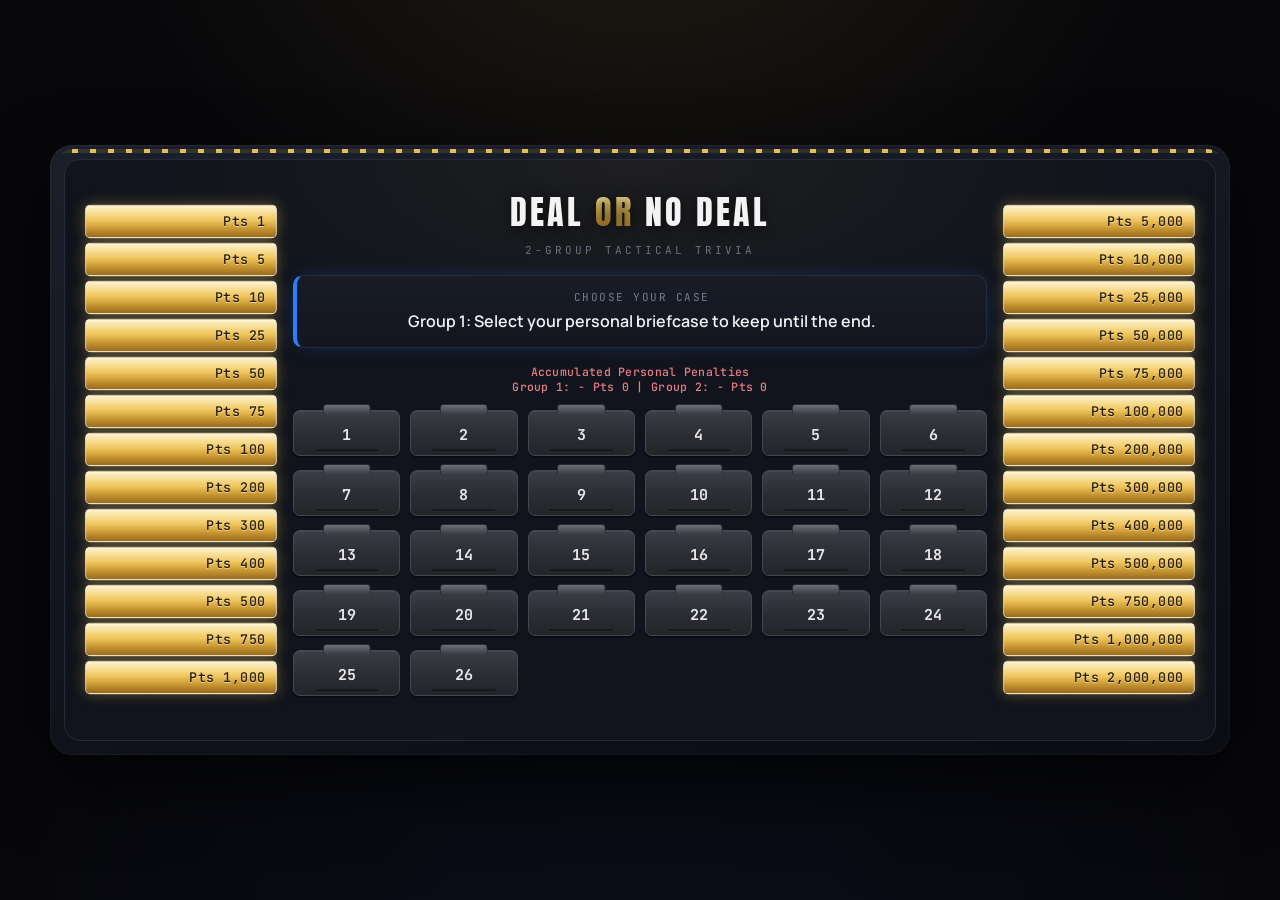
<file: Bible drill/Deal or No Deal/Deal or No Deal (1).html>
<!DOCTYPE html>
<html lang="en">
<head>
    <meta charset="UTF-8">
    <meta name="viewport" content="width=device-width, initial-scale=1.0">
    <title>Deal or No Deal — 2-Group Tactical Trivia</title>
    <link rel="preconnect" href="https://fonts.googleapis.com">
    <link rel="preconnect" href="https://fonts.gstatic.com" crossorigin>
    <link href="https://fonts.googleapis.com/css2?family=Anton&family=JetBrains+Mono:wght@400;500;700&family=Manrope:wght@400;500;600;700;800&display=swap" rel="stylesheet">
    <style>
        :root {
            /* -- Stage palette -- */
            --stage-black: #07070a;
            --stage-navy: #0e1726;
            --board-bg: #11141c;
            --panel-bg: #161a24;
            --line: #262b38;
            --line-soft: #1d212c;

            --gold: #f0c75e;
            --gold-bright: #ffe9a8;
            --gold-deep: #9c7322;
            --gold-gradient: linear-gradient(180deg, #fff3cf 0%, #f0c75e 45%, #c4922f 75%, #93661c 100%);
            --gold-gradient-soft: linear-gradient(180deg, #3a2f15 0%, #2a2310 100%);

            --p1-color: #2b7fff;
            --p1-glow: rgba(43, 127, 255, 0.45);
            --p2-color: #ff4d5e;
            --p2-glow: rgba(255, 77, 94, 0.45);

            --success: #2ecc71;
            --danger: #ff5e5e;

            --font-display: 'Anton', 'Arial Narrow', sans-serif;
            --font-body: 'Manrope', 'Segoe UI', sans-serif;
            --font-mono: 'JetBrains Mono', 'Consolas', monospace;
        }

        * {
            box-sizing: border-box;
            margin: 0;
            padding: 0;
        }

        @media (prefers-reduced-motion: reduce) {
            *, *::before, *::after {
                animation-duration: 0.001ms !important;
                animation-iteration-count: 1 !important;
                transition-duration: 0.001ms !important;
            }
        }

        body {
            font-family: var(--font-body);
            background-color: var(--stage-black);
            background-image:
                radial-gradient(ellipse 900px 600px at 50% -10%, rgba(240, 199, 94, 0.10), transparent 60%),
                radial-gradient(ellipse 1200px 900px at 50% 110%, rgba(43, 79, 160, 0.10), transparent 60%);
            color: #e9e9ee;
            display: flex;
            justify-content: center;
            align-items: center;
            min-height: 100vh;
            padding: 24px 16px;
        }

        /* ============ STAGE / GAME CONTAINER ============ */

        .stage-frame {
            position: relative;
            width: 100%;
            max-width: 1180px;
            padding: 14px;
            border-radius: 22px;
            background: linear-gradient(165deg, #1b1f2a, #0a0c12);
            box-shadow:
                0 30px 70px rgba(0,0,0,0.65),
                inset 0 0 0 1px rgba(255,255,255,0.04);
        }

        /* Marquee light strip — the show's signature ring of stage bulbs */
        .marquee-lights {
            position: absolute;
            inset: 0;
            border-radius: 22px;
            padding: 4px;
            pointer-events: none;
        }
        .marquee-lights::before {
            content: "";
            position: absolute;
            inset: 4px;
            border-radius: 19px;
            background-image: repeating-linear-gradient(
                to right,
                rgba(240, 199, 94, 0.95) 0 6px,
                rgba(240, 199, 94, 0.12) 6px 18px
            );
            background-size: 18px 4px;
            background-repeat: repeat-x;
            background-position: top left, bottom left;
            -webkit-mask:
                linear-gradient(#000 0 0) top / 100% 4px no-repeat,
                linear-gradient(#000 0 0) bottom / 100% 4px no-repeat;
            mask:
                linear-gradient(#000 0 0) top / 100% 4px no-repeat,
                linear-gradient(#000 0 0) bottom / 100% 4px no-repeat;
            animation: bulbFlicker 3.2s linear infinite;
        }
        @keyframes bulbFlicker {
            0%, 100% { opacity: 1; }
            48% { opacity: 1; }
            50% { opacity: 0.55; }
            52% { opacity: 1; }
            76% { opacity: 1; }
            78% { opacity: 0.65; }
            80% { opacity: 1; }
        }

        .game-container {
            position: relative;
            width: 100%;
            background-color: var(--board-bg);
            background-image: radial-gradient(ellipse 700px 300px at 50% 0%, rgba(240,199,94,0.06), transparent 70%);
            border: 1px solid var(--line);
            border-radius: 16px;
            padding: 22px;
            display: grid;
            grid-template-columns: 188px 1fr 188px;
            gap: 18px;
            overflow: hidden;
        }

        /* ============ MONEY LADDER ============ */

        .money-column {
            display: flex;
            flex-direction: column;
            gap: 5px;
            justify-content: center;
        }

        .money-amount {
            background: var(--panel-bg);
            border: 1px solid var(--line-soft);
            color: #5b6072;
            border-radius: 5px;
            padding: 7px 10px;
            font-family: var(--font-mono);
            font-size: 13px;
            font-weight: 500;
            letter-spacing: 0.3px;
            text-align: right;
            transition: all 0.35s cubic-bezier(0.22, 1, 0.36, 1);
        }

        .money-amount .cash-value { display: block; }

        .money-amount.active {
            background: var(--gold-gradient);
            color: #2a1d05;
            border-color: rgba(255,255,255,0.6);
            text-shadow: 0 1px 0 rgba(255,255,255,0.5);
            box-shadow: 0 0 14px rgba(243, 205, 95, 0.35), inset 0 1px 0 rgba(255,255,255,0.4);
            transform: scale(1.02);
        }

        .money-amount:not(.active) {
            opacity: 0.45;
            text-decoration: line-through;
            text-decoration-color: #3a3f4c;
            transform: scale(0.97);
        }

        /* ============ MAIN BOARD ============ */

        .main-board {
            display: flex;
            flex-direction: column;
            align-items: center;
            justify-content: flex-start;
            padding: 4px 0;
            min-width: 0;
        }

        .logo {
            font-family: var(--font-display);
            font-size: 34px;
            letter-spacing: 3px;
            color: #f3f3f3;
            text-align: center;
            margin-bottom: 6px;
            text-shadow: 0 2px 14px rgba(0,0,0,0.6);
        }
        .logo span {
            background: var(--gold-gradient);
            -webkit-background-clip: text;
            background-clip: text;
            -webkit-text-fill-color: transparent;
        }
        .tagline {
            font-family: var(--font-mono);
            font-size: 11px;
            letter-spacing: 3px;
            text-transform: uppercase;
            color: #6b7180;
            margin-bottom: 18px;
        }

        .status-panel {
            background: linear-gradient(180deg, #181c27, #131620);
            border: 1px solid var(--line);
            border-left: 4px solid #555;
            border-radius: 10px;
            width: 100%;
            padding: 14px 18px;
            text-align: center;
            margin-bottom: 16px;
            transition: border-color 0.3s, box-shadow 0.3s;
        }

        .status-panel.p1-turn { border-left-color: var(--p1-color); box-shadow: 0 0 22px -8px var(--p1-glow); }
        .status-panel.p2-turn { border-left-color: var(--p2-color); box-shadow: 0 0 22px -8px var(--p2-glow); }

        .status-title {
            color: #767c8c;
            font-family: var(--font-mono);
            font-size: 11px;
            text-transform: uppercase;
            margin-bottom: 6px;
            letter-spacing: 1.5px;
        }

        .status-text {
            font-size: 16px;
            font-weight: 600;
            color: #f1f1f4;
            line-height: 1.4;
            white-space: pre-line;
        }

        .debts-display {
            font-family: var(--font-mono);
            font-size: 11.5px;
            font-weight: 500;
            color: #ff8a93;
            margin-bottom: 16px;
            text-align: center;
            letter-spacing: 0.3px;
            opacity: 0.9;
        }

        /* ============ BRIEFCASE GRID ============ */

        .cases-grid {
            display: grid;
            grid-template-columns: repeat(6, 1fr);
            gap: 14px 10px;
            width: 100%;
            margin-bottom: 18px;
        }

        .briefcase {
            position: relative;
            background: linear-gradient(180deg, #3a3d45 0%, #2b2d33 55%, #232529 100%);
            border: 1px solid #44474f;
            color: #e7e7ea;
            padding: 14px 4px 10px;
            text-align: center;
            border-radius: 7px;
            cursor: pointer;
            font-family: var(--font-mono);
            font-weight: 700;
            font-size: 15px;
            transition: transform 0.15s ease, box-shadow 0.15s ease, background 0.2s ease;
            box-shadow: 0 2px 0 rgba(0,0,0,0.4), inset 0 1px 0 rgba(255,255,255,0.06);
        }

        /* suitcase handle */
        .briefcase::before {
            content: "";
            position: absolute;
            top: -7px;
            left: 50%;
            transform: translateX(-50%);
            width: 44%;
            height: 9px;
            border-radius: 4px 4px 0 0;
            background: linear-gradient(180deg, #6b6f78, #3c3e44);
            border: 1px solid #2a2c31;
            border-bottom: none;
        }
        /* clasp accents */
        .briefcase::after {
            content: "";
            position: absolute;
            bottom: 4px;
            left: 50%;
            transform: translateX(-50%);
            width: 60%;
            height: 2px;
            background: rgba(0,0,0,0.35);
            border-radius: 2px;
        }

        .briefcase:hover:not(.opened):not(.player1-case):not(.player2-case) {
            background: linear-gradient(180deg, #46494f, #34363c);
            border-color: var(--gold);
            transform: translateY(-3px);
            box-shadow: 0 8px 16px -6px rgba(0,0,0,0.6), 0 0 0 1px rgba(240,199,94,0.4);
        }

        .briefcase.player1-case {
            background: linear-gradient(180deg, #3f8dff 0%, var(--p1-color) 60%, #1b5fcc 100%);
            border-color: #6fa8ff;
            color: #fff;
            cursor: not-allowed;
            font-size: 11.5px;
            line-height: 1.5;
            box-shadow: 0 0 18px -4px var(--p1-glow), inset 0 1px 0 rgba(255,255,255,0.3);
        }

        .briefcase.player2-case {
            background: linear-gradient(180deg, #ff6b78 0%, var(--p2-color) 60%, #cc2a3a 100%);
            border-color: #ff96a0;
            color: #fff;
            cursor: not-allowed;
            font-size: 11.5px;
            line-height: 1.5;
            box-shadow: 0 0 18px -4px var(--p2-glow), inset 0 1px 0 rgba(255,255,255,0.3);
        }

        .briefcase.opened {
            background: #1a1b1f;
            border-color: #232428;
            color: #4a4d54;
            cursor: not-allowed;
            font-size: 12px;
            box-shadow: inset 0 2px 6px rgba(0,0,0,0.6);
        }
        .briefcase.opened::before { background: linear-gradient(180deg, #34363a, #222327); border-color: #1a1b1f; }

        /* ============ TRIVIA & BANK PANELS ============ */

        .bank-section, .trivia-section {
            background: linear-gradient(180deg, rgba(22,26,36,0.97), rgba(14,17,24,0.97));
            border-radius: 12px;
            width: 100%;
            padding: 26px 24px;
            text-align: center;
            display: none;
        }

        .bank-section {
            border: 1px solid rgba(240,199,94,0.5);
            box-shadow: 0 0 40px -10px rgba(240,199,94,0.25), inset 0 1px 0 rgba(255,255,255,0.04);
        }
        .trivia-section {
            border: 1px solid rgba(43,127,255,0.5);
            box-shadow: 0 0 40px -10px rgba(43,127,255,0.3), inset 0 1px 0 rgba(255,255,255,0.04);
        }

        .trivia-question {
            font-size: 19px;
            font-weight: 700;
            margin: 14px 0 22px;
            color: #fafafa;
            line-height: 1.45;
        }

        .trivia-options {
            display: grid;
            grid-template-columns: 1fr 1fr;
            gap: 12px;
            margin-bottom: 6px;
        }

        .btn-option {
            background: #1d2029;
            color: #e9e9ee;
            border: 1px solid #353a47;
            padding: 13px 10px;
            border-radius: 8px;
            cursor: pointer;
            font-family: var(--font-body);
            font-weight: 600;
            font-size: 14px;
            transition: all 0.18s ease;
        }

        .btn-option:hover {
            background: #262b38;
            border-color: var(--p1-color);
            transform: translateY(-2px);
            box-shadow: 0 6px 14px -6px var(--p1-glow);
        }

        .offer-amount {
            font-family: var(--font-mono);
            font-size: 44px;
            font-weight: 700;
            background: var(--gold-gradient);
            -webkit-background-clip: text;
            background-clip: text;
            -webkit-text-fill-color: transparent;
            margin: 10px 0 6px;
            filter: drop-shadow(0 0 18px rgba(243,205,95,0.35));
        }

        .decision-panel-container {
            display: grid;
            grid-template-columns: 1fr 1fr;
            gap: 18px;
            margin-top: 18px;
        }

        .player-box {
            background: #12151d;
            padding: 16px 14px;
            border-radius: 10px;
            border: 1px solid var(--line);
        }
        .player-box.p1 { border-top: 3px solid var(--p1-color); }
        .player-box.p2 { border-top: 3px solid var(--p2-color); }

        .player-box-label {
            font-family: var(--font-mono);
            font-size: 12px;
            font-weight: 600;
            letter-spacing: 1px;
            text-transform: uppercase;
            margin-bottom: 12px;
        }
        .player-box.p1 .player-box-label { color: var(--p1-color); }
        .player-box.p2 .player-box-label { color: var(--p2-color); }

        .decision-status {
            margin-top: 10px;
            font-family: var(--font-mono);
            font-size: 12.5px;
            color: #888fa0;
        }

        .btn {
            padding: 11px 18px;
            font-family: var(--font-body);
            font-size: 13px;
            font-weight: 700;
            border: none;
            border-radius: 7px;
            cursor: pointer;
            text-transform: uppercase;
            letter-spacing: 0.5px;
            margin: 4px;
            width: 112px;
            transition: transform 0.15s ease, box-shadow 0.15s ease, filter 0.15s ease;
        }
        .btn:disabled { opacity: 0.35; cursor: not-allowed; }

        .btn-deal {
            background: linear-gradient(180deg, #3ddc84, var(--success) 60%, #1f9d57);
            color: #06210f;
            box-shadow: 0 3px 0 #1c7d44, inset 0 1px 0 rgba(255,255,255,0.4);
        }
        .btn-deal:hover:not(:disabled) { transform: translateY(-2px); filter: brightness(1.07); }

        .btn-nodeal {
            background: linear-gradient(180deg, #ff7b7b, var(--danger) 60%, #cc3a3a);
            color: #2b0606;
            box-shadow: 0 3px 0 #a82f2f, inset 0 1px 0 rgba(255,255,255,0.35);
        }
        .btn-nodeal:hover:not(:disabled) { transform: translateY(-2px); filter: brightness(1.07); }

        .btn-restart {
            background: var(--gold-gradient);
            color: #2a1d05;
            display: none;
            margin-top: 18px;
            width: auto;
            padding: 13px 32px;
            border-radius: 30px;
            font-size: 14px;
            box-shadow: 0 4px 18px -4px rgba(240,199,94,0.5);
        }
        .btn-restart:hover { transform: translateY(-2px) scale(1.03); }

        /* ============ REVEAL MODAL ============ */

        .modal-overlay {
            position: fixed;
            top: 0;
            left: 0;
            width: 100vw;
            height: 100vh;
            background: rgba(4, 5, 8, 0.86);
            backdrop-filter: blur(10px);
            -webkit-backdrop-filter: blur(10px);
            display: flex;
            justify-content: center;
            align-items: center;
            z-index: 9999;
            opacity: 0;
            pointer-events: none;
            transition: opacity 0.4s ease;
        }

        .modal-overlay.show {
            opacity: 1;
            pointer-events: auto;
        }

        .modal-content {
            position: relative;
            background: linear-gradient(180deg, #1a1d26, #11131a);
            border: 1px solid var(--line);
            border-radius: 18px;
            padding: 42px 40px 36px;
            max-width: 580px;
            width: 90%;
            text-align: center;
            box-shadow: 0 30px 80px rgba(0,0,0,0.8);
            transform: scale(0.7);
            transition: transform 0.4s cubic-bezier(0.175, 0.885, 0.32, 1.275);
        }

        .modal-overlay.show .modal-content {
            transform: scale(1);
        }

        .modal-subtitle {
            font-family: var(--font-mono);
            font-size: 12.5px;
            text-transform: uppercase;
            letter-spacing: 2.5px;
            color: #767c8c;
            margin-bottom: 8px;
        }

        .modal-title {
            font-family: var(--font-display);
            font-size: 26px;
            letter-spacing: 1px;
            margin-bottom: 22px;
        }

        .modal-value {
            font-family: var(--font-mono);
            font-size: 50px;
            font-weight: 700;
            margin: 16px 0;
            padding: 16px;
            border-radius: 10px;
            background: #1d2029;
            display: inline-block;
            min-width: 250px;
            box-shadow: inset 0 0 18px rgba(0,0,0,0.55);
        }

        .modal-value.clean {
            color: #2a1d05;
            background: var(--gold-gradient);
            border: 1px solid rgba(255,255,255,0.6);
            text-shadow: 0 1px 0 rgba(255,255,255,0.4);
        }

        .modal-value.penalty {
            color: #fff;
            background: linear-gradient(180deg, #ff5d5d, #c8233a);
            border: 1px solid #ff7675;
            text-shadow: 0 2px 4px rgba(0,0,0,0.6);
        }

        .modal-description {
            font-size: 15px;
            color: #b7bccb;
            margin-bottom: 28px;
            line-height: 1.55;
        }

        .btn-modal-close {
            background: #f1f1f4;
            color: #14151a;
            font-family: var(--font-body);
            font-size: 15px;
            font-weight: 700;
            padding: 13px 36px;
            border-radius: 30px;
            width: auto;
            min-width: 160px;
            transition: transform 0.2s, background 0.2s;
        }

        .btn-modal-close:hover {
            background: var(--gold);
            transform: scale(1.05);
        }

        /* ============ RESPONSIVE ============ */

        @media (max-width: 768px) {
            .game-container { grid-template-columns: 1fr; padding: 16px; }
            .money-column {
                order: 2;
                display: grid;
                grid-template-columns: repeat(3, 1fr);
                gap: 6px;
            }
            .money-amount { text-align: center; font-size: 11px; padding: 6px 4px; }
            .main-board { order: 1; }
            .trivia-options, .decision-panel-container { grid-template-columns: 1fr; }
            .logo { font-size: 26px; }
            .cases-grid { grid-template-columns: repeat(4, 1fr); gap: 16px 8px; }
        }
    </style>
</head>
<body>

<!-- Big Pop-up Reveal Modal -->
<div class="modal-overlay" id="reveal-modal">
    <div class="modal-content" id="modal-content-box">
        <div class="modal-subtitle" id="modal-sub-header">Briefcase Unlocked</div>
        <div class="modal-title" id="modal-main-header">Case Reveal</div>
        <div class="modal-value" id="modal-display-value">Pts 0</div>
        <div class="modal-description" id="modal-desc-text">Result status message details...</div>
        <button class="btn btn-modal-close" onclick="closeRevealModal()">Continue</button>
    </div>
</div>

<div class="stage-frame">
    <div class="marquee-lights"></div>
    <div class="game-container">
        <div class="money-column" id="left-money"></div>

        <div class="main-board">
            <div class="logo">DEAL <span>OR</span> NO DEAL</div>
            <div class="tagline">2-Group Tactical Trivia</div>

            <div class="status-panel" id="status-panel">
                <div class="status-title" id="status-title">Game Start</div>
                <div class="status-text" id="status-text">Group 1: Select your personal briefcase!</div>
            </div>

            <div class="debts-display" id="debts-ui" style="display:none;"></div>

            <div class="cases-grid" id="cases-container"></div>

            <div class="trivia-section" id="trivia-ui">
                <div class="status-title" style="color: #2b7fff;" id="trivia-round-title">Security Challenge</div>
                    <div id="timer-display"
                        style="
                        font-size:26px;
                        font-weight:bold;
                        color:#ffd700;
                        margin-bottom:15px;">
                        Time Left: 30
                    </div>
                <div class="trivia-question" id="question-text">Question content goes here?</div>
                <div class="trivia-options" id="options-container"></div>
            </div>



            <div class="bank-section" id="bank-ui">
                <div class="status-title">Banker's Shared Offer Evaluation</div>
                <div class="offer-amount" id="offer-text">Pts 0</div>

                <div class="decision-panel-container">
                    <div class="player-box p1" id="p1-decision-box">
                        <div class="player-box-label">Group 1 Decision</div>
                        <button class="btn btn-deal" id="p1-deal-btn" onclick="registerDecision(1, 'DEAL')">Deal</button>
                        <button class="btn btn-nodeal" id="p1-nodeal-btn" onclick="registerDecision(1, 'NO DEAL')">No Deal</button>
                        <div class="decision-status" id="p1-status">Waiting...</div>
                    </div>
                    <div class="player-box p2" id="p2-decision-box">
                        <div class="player-box-label">Group 2 Decision</div>
                        <button class="btn btn-deal" id="p2-deal-btn" onclick="registerDecision(2, 'DEAL')">Deal</button>
                        <button class="btn btn-nodeal" id="p2-nodeal-btn" onclick="registerDecision(2, 'NO DEAL')">No Deal</button>
                        <div class="decision-status" id="p2-status">Waiting...</div>
                    </div>
                </div>
            </div>

            <button class="btn btn-restart" id="restart-btn" onclick="initGame()">Play Again</button>
        </div>

        <div class="money-column" id="right-money"></div>
    </div>
</div>

<script>
    const cashValues = [
        1, 5, 10, 25, 50, 75, 100, 200, 300, 400, 500, 750, 
        1000, 5000, 10000, 25000, 50000, 75000, 100000, 200000, 300000, 400000, 500000, 750000, 1000000, 2000000 
    ];

    const triviaBank = [
        { q: "The people of Israel lived in Egypt for _____ years before God sent Moses to bring them to the Promised Land.", o: ["40", "70", "99", "430"], a: 3 },
        { q: "The mark of the beast that John saw as recorded in the book of Revelation was _____ ", o: ["600", "666", "969", "144000"], a: 1 },
        { q: "The good shepherd, Jesus said, would leave _____ sheep in the open field to search for the one sheep that was missing.", o: ["40", "70", "84", "99"], a: 3 },
        { q: "The age of Anna, the prophetess who blessed Jesus’ parents in the temple was _____ .", o: ["40", "70", "84", "99"], a: 3 },
        { q: "Noah was_years old when he climbed on board the ark.", o: ["600", "666", "969", "144000"], a: 0 },
        { q: "Methuselah, the oldest man who ever lived, died at the age of _____ .", o: ["600", "666", "969", "144000"], a: 2 },
        { q: "John saw a vision that God would save _____ of his people.", o: ["600", "666", "969", "144000"], a: 3 },
        { q: "Jesus said that Peter must forgive his brother, not seven times, but _____ times seven.", o: ["40", "70", "99", "430"], a: 1 },
        { q: "Israel wandered for _____ years total in the desert.", o: ["40", "70", "99", "430"], a: 0 },
        { q: "Gideon defeated the Midianite army with only _____ men.", o: ["300", "430", "600", "666"], a: 0 },
        { q: "Abimelech killed _____ of his half brothers.", o: ["69", "28", "27", "50"], a: 0 },
        { q: "All the sheets used to build the tabernacle were _____ cubits wide.", o: ["69", "28", "27", "50"], a: 1 },
        { q: "Each pillar from the temple Solomon built was _____ feet high.", o: ["69", "28", "27", "50"], a: 2 },
        { q: "Every _____ years Israel was to celebrate the Year of Jubilee.", o: ["69", "28", "27", "50"], a: 3 },
        { q: "It took _____ years for Herod to build the temple that stood in Jesus’ day.", o: ["6", "7", "8", "46"], a: 3 },
        { q: "Josiah became king of Judah at age _____.", o: ["7", "8", "9", "0"], a: 1 },
        { q: "Noah had _____ sons.", o: ["3", "2", "4", "8"], a: 0 },
        { q: "Rehoboam had _____ sons.", o: ["8", "18", "28", "38"], a: 2 },
        { q: "The man Jesus healed at the pool of Bethesda had been a cripple for _____ years.", o: ["18", "28", "38", "48"], a: 2 },
        { q: "Zedekiah became king of Judah at age _____.", o: ["21", "22", "23", "25"], a: 0 },
        { q: "Aaron was _____ years old when he traveled to Egypt with Moses.", o: ["80", "60", "83", "63"], a: 2 },
        { q: "Abraham lived _____ years before he died", o: ["100", "125", "150", "175"], a: 3 },
        { q: "Abram was _____ years old when Hagar gave birth to Ishmael.", o: ["86", "60", "66", "80"], a: 0 },
        { q: "Doeg the Edomite killed _____ priests at Nob.", o: ["72", "85", "86", "90"], a: 1 },
        { q: "Jesus sent out _____ followers to preach about the kingdom of God.", o: ["52", "55", "62", "72"], a: 3 },
        { q: "Manasseh reigned in Judah for _____ years.", o: ["52", "55", "62", "66"], a: 1 }
    ];
    
    let state = {
        shuffledValues: [],
        cases: {}, 
        player1Case: null,
        player2Case: null,
        p1Active: true,
        p2Active: true,
        currentRound: 1,
        p1CasesOpenedThisRound: 0,
        p2CasesOpenedThisRound: 0,
        openedCashValues: [],
        isGameOver: false,
        currentOffer: 0,
        pendingCaseToOpen: null,
        usedQuestions: [],
        currentPlayerTurn: 1,
        p1Debts: 0,
        p2Debts: 0,
        p1Choice: null,
        p2Choice: null,
        p1DealAmount: 0,
        p2DealAmount: 0,
        lastRevealedValue: 0
};

    let selectedAnswer = null;
    let currentCorrectAnswer = null;
    let triviaTimer = null;
    let timeRemaining = 60;

    function initGame() {
        state.shuffledValues = [...cashValues].sort(() => Math.random() - 0.5);
        state.cases = {};
        state.player1Case = null;
        state.player2Case = null;
        state.p1Active = true;
        state.p2Active = true;
        state.currentRound = 1;
        state.p1CasesOpenedThisRound = 0;
        state.p2CasesOpenedThisRound = 0;
        state.openedCashValues = [];
        state.isGameOver = false;
        state.pendingCaseToOpen = null;
        state.p1Debts = 0;
        state.p2Debts = 0;
        state.currentPlayerTurn = 1;
        state.usedQuestions = [...triviaBank].sort(() => Math.random() - 0.5);
        state.p1DealAmount = 0;
        state.p2DealAmount = 0;

        for (let i = 1; i <= 26; i++) {
            state.cases = {
                1: 75000,  
                2: 100,      
                3: 500000,
                4: 5,
                5: 10,
                6: 200,         
                7: 50,
                8: 75,
                9: 750000,         
                10: 25,        
                11: 300,
                12: 750,        
                13: 25000,        
                14: 400,        
                15: 400000,       
                16: 5000,       
                17: 10000,
                18: 500,      
                19: 50000,
                20: 1000000,    
                21: 100000,
                22: 200000,     
                23: 300000,
                24: 1000,     
                25: 1,
                26: 2000000 
            };
        }

        renderMoneyBoards();
        renderBriefcases();
        updateDebtUI();
        
        document.getElementById('bank-ui').style.display = 'none';
        document.getElementById('trivia-ui').style.display = 'none';
        document.getElementById('restart-btn').style.display = 'none';
        setTurnUI(1, "Choose Your Case", "Group 1: Select your personal briefcase to keep until the end.");
    }

    function renderMoneyBoards() {
        const leftPanel = document.getElementById('left-money');
        const rightPanel = document.getElementById('right-money');
        leftPanel.innerHTML = '';
        rightPanel.innerHTML = '';

        cashValues.forEach((val, idx) => {
            const div = document.createElement('div');
            div.className = 'money-amount active';
            div.id = `val-${val}`;
            div.innerHTML = `<span class="cash-value">Pts ${val.toLocaleString()}</span>`;
            
            if (idx < 13) leftPanel.appendChild(div);
            else rightPanel.appendChild(div);
        });
    }

    function renderBriefcases() {
        const container = document.getElementById('cases-container');
        container.innerHTML = '';
        container.style.display = 'grid';

        for (let i = 1; i <= 26; i++) {
            const box = document.createElement('div');
            box.className = 'briefcase';
            box.id = `case-${i}`;
            box.innerText = i;
            box.onclick = () => handleCaseClick(i);
            container.appendChild(box);
        }
    }

    function updateDebtUI() {
        const debtsUI = document.getElementById('debts-ui');
        debtsUI.style.display = "block";
        debtsUI.innerText = `Accumulated Personal Penalties\nGroup 1: - Pts ${state.p1Debts.toLocaleString()}  |  Group 2: - Pts ${state.p2Debts.toLocaleString()}`;
    }

    function setTurnUI(player, title, text) {
        state.currentPlayerTurn = player;
        const panel = document.getElementById('status-panel');
        panel.className = 'status-panel ' + (player === 1 ? 'p1-turn' : 'p2-turn');
        document.getElementById('status-title').innerText = title;
        document.getElementById('status-text').innerText = text;
    }

    function updateStatus(title, text) {
        document.getElementById('status-title').innerText = title;
        document.getElementById('status-text').innerText = text;
    }

    function handleCaseClick(caseNum) {
        if (state.isGameOver) return;

        if (state.player1Case === null) {
            state.player1Case = caseNum;
            const caseEl = document.getElementById(`case-${caseNum}`);
            caseEl.className = 'briefcase player1-case';
            caseEl.innerText = `💙 G1 (#${caseNum})`;
            setTurnUI(2, "Choose Your Case", "Player 2: Select your personal briefcase to keep until the end.");
            return;
        }

        if (state.player2Case === null) {
            if (caseNum === state.player1Case) return;
            state.player2Case = caseNum;
            const caseEl = document.getElementById(`case-${caseNum}`);
            caseEl.className = 'briefcase player2-case';
            caseEl.innerText = `❤️ G2 (#${caseNum})`;
            
            startRound();
            return;
        }

        const caseEl = document.getElementById(`case-${caseNum}`);
        if (caseEl.classList.contains('opened') || caseNum === state.player1Case || caseNum === state.player2Case) return;

        state.pendingCaseToOpen = caseNum;
        triggerTriviaChallenge();
    }

    function startRound() {
        state.p1CasesOpenedThisRound = 0;
        state.p2CasesOpenedThisRound = 0;
        
        // Alternate initial turn of the round depending on who is still active[cite: 4]
        state.currentPlayerTurn = state.p1Active ? 1 : 2;
        determineNextTurn();
    }

    function determineNextTurn() {
        if (!state.p1Active && !state.p2Active) {
            endGameRevealScenario();
            return;
        }

        const p1Done = !state.p1Active || state.p1CasesOpenedThisRound >= 2;
        const p2Done = !state.p2Active || state.p2CasesOpenedThisRound >= 2;

        if (p1Done && p2Done) {
            triggerBankerOffer();
            return;
        }

        // Adjust whose turn it is if one of the players has completed their quota[cite: 4]
        if (state.currentPlayerTurn === 1 && p1Done) {
            state.currentPlayerTurn = 2;
        } else if (state.currentPlayerTurn === 2 && p2Done) {
            state.currentPlayerTurn = 1;
        }

        if (state.currentPlayerTurn === 1) {
            setTurnUI(1, `Round ${state.currentRound}`, `Group 1: Eliminate briefcase choice ${state.p1CasesOpenedThisRound + 1}/2.`);
        } else {
            setTurnUI(2, `Round ${state.currentRound}`, `Group 2: Eliminate briefcase choice ${state.p2CasesOpenedThisRound + 1}/2.`);
        }
    }

    function triggerTriviaChallenge() {
    document.getElementById('cases-container').style.display = 'none';
    const triviaUI = document.getElementById('trivia-ui');
    triviaUI.style.display = 'block';

    const currentQuestion = state.usedQuestions[state.openedCashValues.length % state.usedQuestions.length];

    document.getElementById('trivia-round-title').innerText =
        `Group ${state.currentPlayerTurn} Turn (Opening Case #${state.pendingCaseToOpen})`;

    document.getElementById('question-text').innerText =
        currentQuestion.q;

    const optionsContainer = document.getElementById('options-container');
    optionsContainer.innerHTML = '';

    currentQuestion.o.forEach((option, index) => {
        const btn = document.createElement('button');
        btn.className = 'btn-option';
        btn.innerText = option;
        btn.onclick = () => chooseAnswer(index);
        optionsContainer.appendChild(btn);
    });
    clearInterval(triviaTimer);
    // ============================
    // Reset and start the timer
    // ============================

    selectedAnswer = null;
    currentCorrectAnswer = currentQuestion.a;

    startTriviaTimer();
    }

    function evaluateAnswer(selectedIndex, correctIndex) {
        const caseNum = state.pendingCaseToOpen;
        const actualValue = state.cases[caseNum];
        state.lastRevealedValue = actualValue; // Cache value for transition close

        const subHeaderEl = document.getElementById('modal-sub-header');
        const mainHeaderEl = document.getElementById('modal-main-header');
        const displayValueEl = document.getElementById('modal-display-value');
        const descTextEl = document.getElementById('modal-desc-text');
        const contentBoxEl = document.getElementById('modal-content-box');

        subHeaderEl.innerText = `Group ${state.currentPlayerTurn} • Briefcase #${caseNum}`;
        displayValueEl.innerText = `Pts ${actualValue.toLocaleString()}`;

        if(selectedIndex === null){
            selectedIndex = -1;
        }
        if (selectedIndex === correctIndex) {
            // Clean Elimination Setup
            mainHeaderEl.innerText = "Clean Elimination!";
            mainHeaderEl.style.color = "var(--gold)";
            contentBoxEl.style.borderColor = "var(--gold)";
            displayValueEl.className = "modal-value clean";
            descTextEl.innerText = `Correct answer! The money has been cleared safely from the board with zero penalty additions.`;
        } else {
            // Mistake Penalty Setup
            if (state.currentPlayerTurn === 1) {
                state.p1Debts += actualValue;
            } else {
                state.p2Debts += actualValue;
            }
            mainHeaderEl.innerText = "Security Breach Penalty!";
            mainHeaderEl.style.color = "#ff7675";
            contentBoxEl.style.borderColor = "#ff7675";
            displayValueEl.className = "modal-value penalty";
            descTextEl.innerText = `Incorrect answer! The amount inside this briefcase has been added as a personal deduction debt to your profile tracker.`;
        }

        // Hide trivia view, display pop-up modal overlay
        document.getElementById('trivia-ui').style.display = 'none';
        document.getElementById('reveal-modal').classList.add('show');
    }

    function closeRevealModal() {
        document.getElementById('reveal-modal').classList.remove('show');
        document.getElementById('cases-container').style.display = 'grid';
        
        updateDebtUI();
        revealPendingCase(state.lastRevealedValue);
    }

    function revealPendingCase(dynamicValue) {
        const caseNum = state.pendingCaseToOpen;
        const caseEl = document.getElementById(`case-${caseNum}`);
        
        state.openedCashValues.push(dynamicValue);
        
        caseEl.className = 'briefcase opened';
        caseEl.innerText = `Pts ${dynamicValue.toLocaleString()}`;
        
        // Value fades smoothly from the side tracking board now!
        document.getElementById(`val-${dynamicValue}`).classList.remove('active');

        state.pendingCaseToOpen = null;

        if (state.currentPlayerTurn === 1) {
            state.p1CasesOpenedThisRound++;
            // Hand over the turn to Player 2 if they are active and still have slots left[cite: 4]
            if (state.p2Active && state.p2CasesOpenedThisRound < 2) {
                state.currentPlayerTurn = 2;
            }
        } else {
            state.p2CasesOpenedThisRound++;
            // Hand over the turn to Player 1 if they are active and still have slots left[cite: 4]
            if (state.p1Active && state.p1CasesOpenedThisRound < 2) {
                state.currentPlayerTurn = 1;
            }
        }

        determineNextTurn();
    }

    function triggerBankerOffer() {
        if (!state.p1Active && !state.p2Active) {
            endGameRevealScenario();
            return;
        }

        document.getElementById('cases-container').style.display = 'none';
        
        const remainingValues = cashValues.filter(v => !state.openedCashValues.includes(v));
        const sum = remainingValues.reduce((a, b) => a + b, 0);
        const average = sum / remainingValues.length;
        
        const dynamicFactor = Math.min(state.currentRound / 7, 0.9); 
        state.currentOffer = Math.floor(average * dynamicFactor);
        if (state.currentOffer < 1) state.currentOffer = 1;

        updateStatus("The Banker Is On The Line", "Decide independently. Your choice is hidden until both lock in!");
        document.getElementById('offer-text').innerText = `Pts ${state.currentOffer.toLocaleString()}`;

        state.p1Choice = state.p1Active ? null : "OUT";
        state.p2Choice = state.p2Active ? null : "OUT";

        document.getElementById('p1-status').innerText = state.p1Active ? "Waiting..." : `Dealt earlier for Pts ${state.p1DealAmount.toLocaleString()}`;
        document.getElementById('p2-status').innerText = state.p2Active ? "Waiting..." : `Dealt earlier for Pts ${state.p2DealAmount.toLocaleString()}`;

        document.getElementById('p1-deal-btn').disabled = !state.p1Active;
        document.getElementById('p1-nodeal-btn').disabled = !state.p1Active;
        document.getElementById('p2-deal-btn').disabled = !state.p2Active;
        document.getElementById('p2-nodeal-btn').disabled = !state.p2Active;

        document.getElementById('bank-ui').style.display = 'block';
    }

    function registerDecision(playerNum, choice) {
        if (playerNum === 1) {
            state.p1Choice = choice;
            document.getElementById('p1-status').innerText = "Locked In!";
        } else {
            state.p2Choice = choice;
            document.getElementById('p2-status').innerText = "Locked In!";
        }

        if (state.p1Choice !== null && state.p2Choice !== null) {
            setTimeout(evaluateSplitDecisions, 600);
        }
    }

    function evaluateSplitDecisions() {
        document.getElementById('bank-ui').style.display = 'none';
        
        const p1ChoseDeal = (state.p1Choice === 'DEAL');
        const p2ChoseDeal = (state.p2Choice === 'DEAL');

        let p1DealFinal = Math.max(state.currentOffer - state.p1Debts, 0);
        let p2DealFinal = Math.max(state.currentOffer - state.p2Debts, 0);

        if (p1ChoseDeal && p2ChoseDeal) {
            state.isGameOver = true;
            state.p1Active = false;
            state.p2Active = false;
            state.p1DealAmount = p1DealFinal;
            state.p2DealAmount = p2DealFinal;
            
            let winnerAnnouncement = "";
            if (p1DealFinal > p2DealFinal) {
                winnerAnnouncement = "🏆 GROUP 1 WINS THE GAME!";
            } else if (p2DealFinal > p1DealFinal) {
                winnerAnnouncement = "🏆 GROUP 2 WINS THE GAME!";
            } else {
                winnerAnnouncement = "🤝 IT'S A TIE!";
            }

            updateStatus("Double Deal Accepted!", `Both groups took the deal!\nP1 walked away with Pts ${p1DealFinal.toLocaleString()} ($${state.currentOffer.toLocaleString()} deal - Pts ${state.p1Debts.toLocaleString()} penalty).\nP2 walked away with Pts ${p2DealFinal.toLocaleString()} ($${state.currentOffer.toLocaleString()} deal - Pts ${state.p2Debts.toLocaleString()} penalty).\n\n${winnerAnnouncement}`);
            revealAllCases();
            return;
        }

        if (p1ChoseDeal && !p2ChoseDeal) {
            state.p1Active = false;
            state.p1DealAmount = p1DealFinal;
            alert(`Group 1 SECURES a Deal! Receives Pts ${p1DealFinal.toLocaleString()} (${state.currentOffer.toLocaleString()} deal - Pts ${state.p1Debts.toLocaleString()} penalty)! Group 2 rejected the deal and plays on.`);
        }

        if (!p1ChoseDeal && p2ChoseDeal) {
            state.p2Active = false;
            state.p2DealAmount = p2DealFinal;
            alert(`Group 2 SECURES a Deal! Receives Pts ${p2DealFinal.toLocaleString()} ($${state.currentOffer.toLocaleString()} deal - Pts ${state.p2Debts.toLocaleString()} penalty)! Group 1 rejected the deal and plays on.`);
        }

        if (!p1ChoseDeal && !p2ChoseDeal) {
            alert("Both groups voted NO DEAL! The game moves onward to the next round.");
        }

        document.getElementById('cases-container').style.display = 'grid';
        state.currentRound++;

        if (state.openedCashValues.length >= 24) {
            endGameRevealScenario();
        } else {
            startRound();
        }
    }

    function endGameRevealScenario() {
        state.isGameOver = true;
        document.getElementById('bank-ui').style.display = 'none';
        document.getElementById('cases-container').style.display = 'grid';

        let p1Raw = state.cases[state.player1Case];
        let p2Raw = state.cases[state.player2Case];

        let p1Final = state.p1Active ? Math.max(p1Raw - state.p1Debts, 0) : state.p1DealAmount;
        let p2Final = state.p2Active ? Math.max(p2Raw - state.p2Debts, 0) : state.p2DealAmount;

        let statusString = "Game Over! Final Results:\n";

        if (state.p1Active) {
            statusString += `Group 1 stayed till the end. Briefcase held: Pts ${p1Raw.toLocaleString()} minus Pts ${state.p1Debts.toLocaleString()} penalties = Pts ${p1Final.toLocaleString()} Won! | `;
        } else {
            statusString += `Group 1 took a Banker deal earlier for a net total of Pts ${state.p1DealAmount.toLocaleString()}! | `;
        }

        if (state.p2Active) {
            statusString += `Group 2 stayed till the end. Briefcase held: Pts ${p2Raw.toLocaleString()} minus Pts ${state.p2Debts.toLocaleString()} penalties = Pts ${p2Final.toLocaleString()} Won!`;
        } else {
            statusString += `Group 2 took a Banker deal earlier for a net total of Pts ${state.p2DealAmount.toLocaleString()}!`;
        }

        let winnerAnnouncement = "";
        if (p1Final > p2Final) {
            winnerAnnouncement = "\n\n🏆 OVERALL WINNER: GROUP 1!";
        } else if (p2Final > p1Final) {
            winnerAnnouncement = "\n\n🏆 OVERALL WINNER: GROUP 2!";
        } else {
            winnerAnnouncement = "\n\n🤝 OVERALL RESULT: IT'S A TIE!";
        }
        
        statusString += winnerAnnouncement;

        updateStatus("Final Board Reveal", statusString);
        revealAllCases();
    }

    function revealAllCases() {
        for (let i = 1; i <= 26; i++) {
            const caseEl = document.getElementById(`case-${i}`);
            if (!caseEl.classList.contains('opened')) {
                caseEl.innerText = `Pts ${state.cases[i].toLocaleString()}`;
                if (i === state.player1Case) {
                    caseEl.style.background = "var(--p1-color)";
                } else if (i === state.player2Case) {
                    caseEl.style.background = "var(--p2-color)";
                } else {
                    caseEl.className = 'briefcase opened';
                }
            }
        }
        document.getElementById('restart-btn').style.display = 'block';
    }

    function chooseAnswer(index) {

    selectedAnswer = index;

    document.querySelectorAll(".btn-option").forEach((btn,i)=>{

        if(i==index){

            btn.style.background="#2b7fff";
            btn.style.color="white";

        }else{

            btn.style.background="";
            btn.style.color="";
        }

    });

    }

    function startTriviaTimer(){

    clearInterval(triviaTimer);

    timeRemaining = 30;

    document.getElementById("timer-display").innerText =
        "Time Left: " + timeRemaining;

    triviaTimer = setInterval(()=>{

        timeRemaining--;

        document.getElementById("timer-display").innerText =
            "Time Left: " + timeRemaining;

        if(timeRemaining<=0){

            clearInterval(triviaTimer);

            lockAnswer();

        }

    },1000);

    }

    function lockAnswer(){

    document.querySelectorAll(".btn-option").forEach(btn=>{

        btn.disabled=true;

    });

    evaluateAnswer(selectedAnswer,currentCorrectAnswer);

    }

    initGame();
</script>

</body>
</html>
</file>
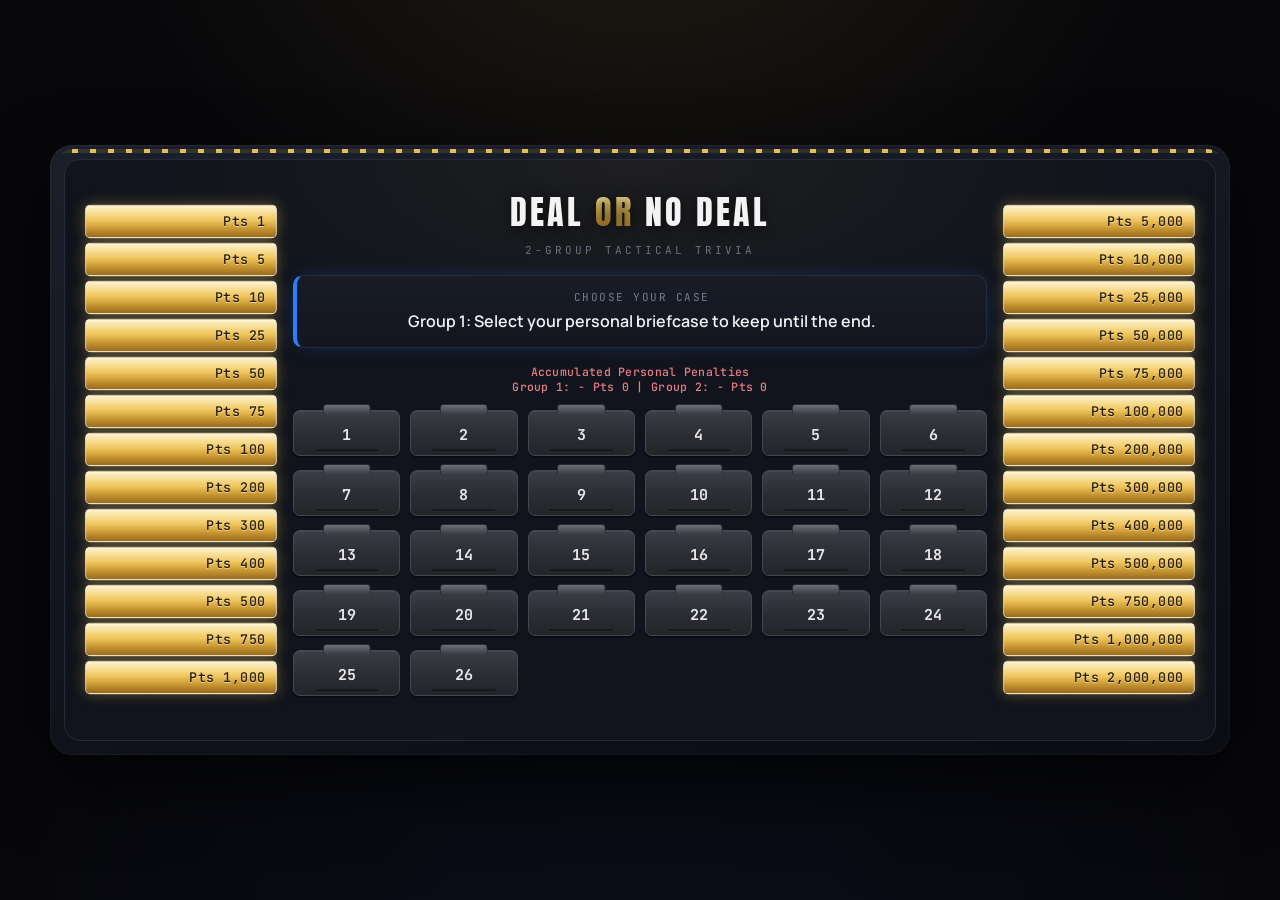
<file: Bible drill/Deal or No Deal/Deal or No Deal (15).html>
<!DOCTYPE html>
<html lang="en">
<head>
    <meta charset="UTF-8">
    <meta name="viewport" content="width=device-width, initial-scale=1.0">
    <title>Deal or No Deal — 2-Group Tactical Trivia</title>
    <link rel="preconnect" href="https://fonts.googleapis.com">
    <link rel="preconnect" href="https://fonts.gstatic.com" crossorigin>
    <link href="https://fonts.googleapis.com/css2?family=Anton&family=JetBrains+Mono:wght@400;500;700&family=Manrope:wght@400;500;600;700;800&display=swap" rel="stylesheet">
    <style>
        :root {
            /* -- Stage palette -- */
            --stage-black: #07070a;
            --stage-navy: #0e1726;
            --board-bg: #11141c;
            --panel-bg: #161a24;
            --line: #262b38;
            --line-soft: #1d212c;

            --gold: #f0c75e;
            --gold-bright: #ffe9a8;
            --gold-deep: #9c7322;
            --gold-gradient: linear-gradient(180deg, #fff3cf 0%, #f0c75e 45%, #c4922f 75%, #93661c 100%);
            --gold-gradient-soft: linear-gradient(180deg, #3a2f15 0%, #2a2310 100%);

            --p1-color: #2b7fff;
            --p1-glow: rgba(43, 127, 255, 0.45);
            --p2-color: #ff4d5e;
            --p2-glow: rgba(255, 77, 94, 0.45);

            --success: #2ecc71;
            --danger: #ff5e5e;

            --font-display: 'Anton', 'Arial Narrow', sans-serif;
            --font-body: 'Manrope', 'Segoe UI', sans-serif;
            --font-mono: 'JetBrains Mono', 'Consolas', monospace;
        }

        * {
            box-sizing: border-box;
            margin: 0;
            padding: 0;
        }

        @media (prefers-reduced-motion: reduce) {
            *, *::before, *::after {
                animation-duration: 0.001ms !important;
                animation-iteration-count: 1 !important;
                transition-duration: 0.001ms !important;
            }
        }

        body {
            font-family: var(--font-body);
            background-color: var(--stage-black);
            background-image:
                radial-gradient(ellipse 900px 600px at 50% -10%, rgba(240, 199, 94, 0.10), transparent 60%),
                radial-gradient(ellipse 1200px 900px at 50% 110%, rgba(43, 79, 160, 0.10), transparent 60%);
            color: #e9e9ee;
            display: flex;
            justify-content: center;
            align-items: center;
            min-height: 100vh;
            padding: 24px 16px;
        }

        /* ============ STAGE / GAME CONTAINER ============ */

        .stage-frame {
            position: relative;
            width: 100%;
            max-width: 1180px;
            padding: 14px;
            border-radius: 22px;
            background: linear-gradient(165deg, #1b1f2a, #0a0c12);
            box-shadow:
                0 30px 70px rgba(0,0,0,0.65),
                inset 0 0 0 1px rgba(255,255,255,0.04);
        }

        /* Marquee light strip — the show's signature ring of stage bulbs */
        .marquee-lights {
            position: absolute;
            inset: 0;
            border-radius: 22px;
            padding: 4px;
            pointer-events: none;
        }
        .marquee-lights::before {
            content: "";
            position: absolute;
            inset: 4px;
            border-radius: 19px;
            background-image: repeating-linear-gradient(
                to right,
                rgba(240, 199, 94, 0.95) 0 6px,
                rgba(240, 199, 94, 0.12) 6px 18px
            );
            background-size: 18px 4px;
            background-repeat: repeat-x;
            background-position: top left, bottom left;
            -webkit-mask:
                linear-gradient(#000 0 0) top / 100% 4px no-repeat,
                linear-gradient(#000 0 0) bottom / 100% 4px no-repeat;
            mask:
                linear-gradient(#000 0 0) top / 100% 4px no-repeat,
                linear-gradient(#000 0 0) bottom / 100% 4px no-repeat;
            animation: bulbFlicker 3.2s linear infinite;
        }
        @keyframes bulbFlicker {
            0%, 100% { opacity: 1; }
            48% { opacity: 1; }
            50% { opacity: 0.55; }
            52% { opacity: 1; }
            76% { opacity: 1; }
            78% { opacity: 0.65; }
            80% { opacity: 1; }
        }

        .game-container {
            position: relative;
            width: 100%;
            background-color: var(--board-bg);
            background-image: radial-gradient(ellipse 700px 300px at 50% 0%, rgba(240,199,94,0.06), transparent 70%);
            border: 1px solid var(--line);
            border-radius: 16px;
            padding: 22px;
            display: grid;
            grid-template-columns: 188px 1fr 188px;
            gap: 18px;
            overflow: hidden;
        }

        /* ============ MONEY LADDER ============ */

        .money-column {
            display: flex;
            flex-direction: column;
            gap: 5px;
            justify-content: center;
        }

        .money-amount {
            background: var(--panel-bg);
            border: 1px solid var(--line-soft);
            color: #5b6072;
            border-radius: 5px;
            padding: 7px 10px;
            font-family: var(--font-mono);
            font-size: 13px;
            font-weight: 500;
            letter-spacing: 0.3px;
            text-align: right;
            transition: all 0.35s cubic-bezier(0.22, 1, 0.36, 1);
        }

        .money-amount .cash-value { display: block; }

        .money-amount.active {
            background: var(--gold-gradient);
            color: #2a1d05;
            border-color: rgba(255,255,255,0.6);
            text-shadow: 0 1px 0 rgba(255,255,255,0.5);
            box-shadow: 0 0 14px rgba(243, 205, 95, 0.35), inset 0 1px 0 rgba(255,255,255,0.4);
            transform: scale(1.02);
        }

        .money-amount:not(.active) {
            opacity: 0.45;
            text-decoration: line-through;
            text-decoration-color: #3a3f4c;
            transform: scale(0.97);
        }

        /* ============ MAIN BOARD ============ */

        .main-board {
            display: flex;
            flex-direction: column;
            align-items: center;
            justify-content: flex-start;
            padding: 4px 0;
            min-width: 0;
        }

        .logo {
            font-family: var(--font-display);
            font-size: 34px;
            letter-spacing: 3px;
            color: #f3f3f3;
            text-align: center;
            margin-bottom: 6px;
            text-shadow: 0 2px 14px rgba(0,0,0,0.6);
        }
        .logo span {
            background: var(--gold-gradient);
            -webkit-background-clip: text;
            background-clip: text;
            -webkit-text-fill-color: transparent;
        }
        .tagline {
            font-family: var(--font-mono);
            font-size: 11px;
            letter-spacing: 3px;
            text-transform: uppercase;
            color: #6b7180;
            margin-bottom: 18px;
        }

        .status-panel {
            background: linear-gradient(180deg, #181c27, #131620);
            border: 1px solid var(--line);
            border-left: 4px solid #555;
            border-radius: 10px;
            width: 100%;
            padding: 14px 18px;
            text-align: center;
            margin-bottom: 16px;
            transition: border-color 0.3s, box-shadow 0.3s;
        }

        .status-panel.p1-turn { border-left-color: var(--p1-color); box-shadow: 0 0 22px -8px var(--p1-glow); }
        .status-panel.p2-turn { border-left-color: var(--p2-color); box-shadow: 0 0 22px -8px var(--p2-glow); }

        .status-title {
            color: #767c8c;
            font-family: var(--font-mono);
            font-size: 11px;
            text-transform: uppercase;
            margin-bottom: 6px;
            letter-spacing: 1.5px;
        }

        .status-text {
            font-size: 16px;
            font-weight: 600;
            color: #f1f1f4;
            line-height: 1.4;
            white-space: pre-line;
        }

        .debts-display {
            font-family: var(--font-mono);
            font-size: 11.5px;
            font-weight: 500;
            color: #ff8a93;
            margin-bottom: 16px;
            text-align: center;
            letter-spacing: 0.3px;
            opacity: 0.9;
        }

        /* ============ BRIEFCASE GRID ============ */

        .cases-grid {
            display: grid;
            grid-template-columns: repeat(6, 1fr);
            gap: 14px 10px;
            width: 100%;
            margin-bottom: 18px;
        }

        .briefcase {
            position: relative;
            background: linear-gradient(180deg, #3a3d45 0%, #2b2d33 55%, #232529 100%);
            border: 1px solid #44474f;
            color: #e7e7ea;
            padding: 14px 4px 10px;
            text-align: center;
            border-radius: 7px;
            cursor: pointer;
            font-family: var(--font-mono);
            font-weight: 700;
            font-size: 15px;
            transition: transform 0.15s ease, box-shadow 0.15s ease, background 0.2s ease;
            box-shadow: 0 2px 0 rgba(0,0,0,0.4), inset 0 1px 0 rgba(255,255,255,0.06);
        }

        /* suitcase handle */
        .briefcase::before {
            content: "";
            position: absolute;
            top: -7px;
            left: 50%;
            transform: translateX(-50%);
            width: 44%;
            height: 9px;
            border-radius: 4px 4px 0 0;
            background: linear-gradient(180deg, #6b6f78, #3c3e44);
            border: 1px solid #2a2c31;
            border-bottom: none;
        }
        /* clasp accents */
        .briefcase::after {
            content: "";
            position: absolute;
            bottom: 4px;
            left: 50%;
            transform: translateX(-50%);
            width: 60%;
            height: 2px;
            background: rgba(0,0,0,0.35);
            border-radius: 2px;
        }

        .briefcase:hover:not(.opened):not(.player1-case):not(.player2-case) {
            background: linear-gradient(180deg, #46494f, #34363c);
            border-color: var(--gold);
            transform: translateY(-3px);
            box-shadow: 0 8px 16px -6px rgba(0,0,0,0.6), 0 0 0 1px rgba(240,199,94,0.4);
        }

        .briefcase.player1-case {
            background: linear-gradient(180deg, #3f8dff 0%, var(--p1-color) 60%, #1b5fcc 100%);
            border-color: #6fa8ff;
            color: #fff;
            cursor: not-allowed;
            font-size: 11.5px;
            line-height: 1.5;
            box-shadow: 0 0 18px -4px var(--p1-glow), inset 0 1px 0 rgba(255,255,255,0.3);
        }

        .briefcase.player2-case {
            background: linear-gradient(180deg, #ff6b78 0%, var(--p2-color) 60%, #cc2a3a 100%);
            border-color: #ff96a0;
            color: #fff;
            cursor: not-allowed;
            font-size: 11.5px;
            line-height: 1.5;
            box-shadow: 0 0 18px -4px var(--p2-glow), inset 0 1px 0 rgba(255,255,255,0.3);
        }

        .briefcase.opened {
            background: #1a1b1f;
            border-color: #232428;
            color: #4a4d54;
            cursor: not-allowed;
            font-size: 12px;
            box-shadow: inset 0 2px 6px rgba(0,0,0,0.6);
        }
        .briefcase.opened::before { background: linear-gradient(180deg, #34363a, #222327); border-color: #1a1b1f; }

        /* ============ TRIVIA & BANK PANELS ============ */

        .bank-section, .trivia-section {
            background: linear-gradient(180deg, rgba(22,26,36,0.97), rgba(14,17,24,0.97));
            border-radius: 12px;
            width: 100%;
            padding: 26px 24px;
            text-align: center;
            display: none;
        }

        .bank-section {
            border: 1px solid rgba(240,199,94,0.5);
            box-shadow: 0 0 40px -10px rgba(240,199,94,0.25), inset 0 1px 0 rgba(255,255,255,0.04);
        }
        .trivia-section {
            border: 1px solid rgba(43,127,255,0.5);
            box-shadow: 0 0 40px -10px rgba(43,127,255,0.3), inset 0 1px 0 rgba(255,255,255,0.04);
        }

        .trivia-question {
            font-size: 19px;
            font-weight: 700;
            margin: 14px 0 22px;
            color: #fafafa;
            line-height: 1.45;
        }

        .trivia-options {
            display: grid;
            grid-template-columns: 1fr 1fr;
            gap: 12px;
            margin-bottom: 6px;
        }

        .btn-option {
            background: #1d2029;
            color: #e9e9ee;
            border: 1px solid #353a47;
            padding: 13px 10px;
            border-radius: 8px;
            cursor: pointer;
            font-family: var(--font-body);
            font-weight: 600;
            font-size: 14px;
            transition: all 0.18s ease;
        }

        .btn-option:hover {
            background: #262b38;
            border-color: var(--p1-color);
            transform: translateY(-2px);
            box-shadow: 0 6px 14px -6px var(--p1-glow);
        }

        .offer-amount {
            font-family: var(--font-mono);
            font-size: 44px;
            font-weight: 700;
            background: var(--gold-gradient);
            -webkit-background-clip: text;
            background-clip: text;
            -webkit-text-fill-color: transparent;
            margin: 10px 0 6px;
            filter: drop-shadow(0 0 18px rgba(243,205,95,0.35));
        }

        .decision-panel-container {
            display: grid;
            grid-template-columns: 1fr 1fr;
            gap: 18px;
            margin-top: 18px;
        }

        .player-box {
            background: #12151d;
            padding: 16px 14px;
            border-radius: 10px;
            border: 1px solid var(--line);
        }
        .player-box.p1 { border-top: 3px solid var(--p1-color); }
        .player-box.p2 { border-top: 3px solid var(--p2-color); }

        .player-box-label {
            font-family: var(--font-mono);
            font-size: 12px;
            font-weight: 600;
            letter-spacing: 1px;
            text-transform: uppercase;
            margin-bottom: 12px;
        }
        .player-box.p1 .player-box-label { color: var(--p1-color); }
        .player-box.p2 .player-box-label { color: var(--p2-color); }

        .decision-status {
            margin-top: 10px;
            font-family: var(--font-mono);
            font-size: 12.5px;
            color: #888fa0;
        }

        .btn {
            padding: 11px 18px;
            font-family: var(--font-body);
            font-size: 13px;
            font-weight: 700;
            border: none;
            border-radius: 7px;
            cursor: pointer;
            text-transform: uppercase;
            letter-spacing: 0.5px;
            margin: 4px;
            width: 112px;
            transition: transform 0.15s ease, box-shadow 0.15s ease, filter 0.15s ease;
        }
        .btn:disabled { opacity: 0.35; cursor: not-allowed; }

        .btn-deal {
            background: linear-gradient(180deg, #3ddc84, var(--success) 60%, #1f9d57);
            color: #06210f;
            box-shadow: 0 3px 0 #1c7d44, inset 0 1px 0 rgba(255,255,255,0.4);
        }
        .btn-deal:hover:not(:disabled) { transform: translateY(-2px); filter: brightness(1.07); }

        .btn-nodeal {
            background: linear-gradient(180deg, #ff7b7b, var(--danger) 60%, #cc3a3a);
            color: #2b0606;
            box-shadow: 0 3px 0 #a82f2f, inset 0 1px 0 rgba(255,255,255,0.35);
        }
        .btn-nodeal:hover:not(:disabled) { transform: translateY(-2px); filter: brightness(1.07); }

        .btn-restart {
            background: var(--gold-gradient);
            color: #2a1d05;
            display: none;
            margin-top: 18px;
            width: auto;
            padding: 13px 32px;
            border-radius: 30px;
            font-size: 14px;
            box-shadow: 0 4px 18px -4px rgba(240,199,94,0.5);
        }
        .btn-restart:hover { transform: translateY(-2px) scale(1.03); }

        /* ============ REVEAL MODAL ============ */

        .modal-overlay {
            position: fixed;
            top: 0;
            left: 0;
            width: 100vw;
            height: 100vh;
            background: rgba(4, 5, 8, 0.86);
            backdrop-filter: blur(10px);
            -webkit-backdrop-filter: blur(10px);
            display: flex;
            justify-content: center;
            align-items: center;
            z-index: 9999;
            opacity: 0;
            pointer-events: none;
            transition: opacity 0.4s ease;
        }

        .modal-overlay.show {
            opacity: 1;
            pointer-events: auto;
        }

        .modal-content {
            position: relative;
            background: linear-gradient(180deg, #1a1d26, #11131a);
            border: 1px solid var(--line);
            border-radius: 18px;
            padding: 42px 40px 36px;
            max-width: 580px;
            width: 90%;
            text-align: center;
            box-shadow: 0 30px 80px rgba(0,0,0,0.8);
            transform: scale(0.7);
            transition: transform 0.4s cubic-bezier(0.175, 0.885, 0.32, 1.275);
        }

        .modal-overlay.show .modal-content {
            transform: scale(1);
        }

        .modal-subtitle {
            font-family: var(--font-mono);
            font-size: 12.5px;
            text-transform: uppercase;
            letter-spacing: 2.5px;
            color: #767c8c;
            margin-bottom: 8px;
        }

        .modal-title {
            font-family: var(--font-display);
            font-size: 26px;
            letter-spacing: 1px;
            margin-bottom: 22px;
        }

        .modal-value {
            font-family: var(--font-mono);
            font-size: 50px;
            font-weight: 700;
            margin: 16px 0;
            padding: 16px;
            border-radius: 10px;
            background: #1d2029;
            display: inline-block;
            min-width: 250px;
            box-shadow: inset 0 0 18px rgba(0,0,0,0.55);
        }

        .modal-value.clean {
            color: #2a1d05;
            background: var(--gold-gradient);
            border: 1px solid rgba(255,255,255,0.6);
            text-shadow: 0 1px 0 rgba(255,255,255,0.4);
        }

        .modal-value.penalty {
            color: #fff;
            background: linear-gradient(180deg, #ff5d5d, #c8233a);
            border: 1px solid #ff7675;
            text-shadow: 0 2px 4px rgba(0,0,0,0.6);
        }

        .modal-description {
            font-size: 15px;
            color: #b7bccb;
            margin-bottom: 28px;
            line-height: 1.55;
        }

        .btn-modal-close {
            background: #f1f1f4;
            color: #14151a;
            font-family: var(--font-body);
            font-size: 15px;
            font-weight: 700;
            padding: 13px 36px;
            border-radius: 30px;
            width: auto;
            min-width: 160px;
            transition: transform 0.2s, background 0.2s;
        }

        .btn-modal-close:hover {
            background: var(--gold);
            transform: scale(1.05);
        }

        /* ============ RESPONSIVE ============ */

        @media (max-width: 768px) {
            .game-container { grid-template-columns: 1fr; padding: 16px; }
            .money-column {
                order: 2;
                display: grid;
                grid-template-columns: repeat(3, 1fr);
                gap: 6px;
            }
            .money-amount { text-align: center; font-size: 11px; padding: 6px 4px; }
            .main-board { order: 1; }
            .trivia-options, .decision-panel-container { grid-template-columns: 1fr; }
            .logo { font-size: 26px; }
            .cases-grid { grid-template-columns: repeat(4, 1fr); gap: 16px 8px; }
        }
    </style>
</head>
<body>

<!-- Big Pop-up Reveal Modal -->
<div class="modal-overlay" id="reveal-modal">
    <div class="modal-content" id="modal-content-box">
        <div class="modal-subtitle" id="modal-sub-header">Briefcase Unlocked</div>
        <div class="modal-title" id="modal-main-header">Case Reveal</div>
        <div class="modal-value" id="modal-display-value">Pts 0</div>
        <div class="modal-description" id="modal-desc-text">Result status message details...</div>
        <button class="btn btn-modal-close" onclick="closeRevealModal()">Continue</button>
    </div>
</div>

<div class="stage-frame">
    <div class="marquee-lights"></div>
    <div class="game-container">
        <div class="money-column" id="left-money"></div>

        <div class="main-board">
            <div class="logo">DEAL <span>OR</span> NO DEAL</div>
            <div class="tagline">2-Group Tactical Trivia</div>

            <div class="status-panel" id="status-panel">
                <div class="status-title" id="status-title">Game Start</div>
                <div class="status-text" id="status-text">Group 1: Select your personal briefcase!</div>
            </div>

            <div class="debts-display" id="debts-ui" style="display:none;"></div>

            <div class="cases-grid" id="cases-container"></div>

            <div class="trivia-section" id="trivia-ui">
                <div class="status-title" style="color: #2b7fff;" id="trivia-round-title">Security Challenge</div>
                    <div id="timer-display"
                        style="
                        font-size:26px;
                        font-weight:bold;
                        color:#ffd700;
                        margin-bottom:15px;">
                        Time Left: 30
                    </div>
                <div class="trivia-question" id="question-text">Question content goes here?</div>
                <div class="trivia-options" id="options-container"></div>
            </div>



            <div class="bank-section" id="bank-ui">
                <div class="status-title">Banker's Shared Offer Evaluation</div>
                <div class="offer-amount" id="offer-text">Pts 0</div>

                <div class="decision-panel-container">
                    <div class="player-box p1" id="p1-decision-box">
                        <div class="player-box-label">Group 1 Decision</div>
                        <button class="btn btn-deal" id="p1-deal-btn" onclick="registerDecision(1, 'DEAL')">Deal</button>
                        <button class="btn btn-nodeal" id="p1-nodeal-btn" onclick="registerDecision(1, 'NO DEAL')">No Deal</button>
                        <div class="decision-status" id="p1-status">Waiting...</div>
                    </div>
                    <div class="player-box p2" id="p2-decision-box">
                        <div class="player-box-label">Group 2 Decision</div>
                        <button class="btn btn-deal" id="p2-deal-btn" onclick="registerDecision(2, 'DEAL')">Deal</button>
                        <button class="btn btn-nodeal" id="p2-nodeal-btn" onclick="registerDecision(2, 'NO DEAL')">No Deal</button>
                        <div class="decision-status" id="p2-status">Waiting...</div>
                    </div>
                </div>
            </div>

            <button class="btn btn-restart" id="restart-btn" onclick="initGame()">Play Again</button>
        </div>

        <div class="money-column" id="right-money"></div>
    </div>
</div>

<script>
    const cashValues = [
        1, 5, 10, 25, 50, 75, 100, 200, 300, 400, 500, 750, 
        1000, 5000, 10000, 25000, 50000, 75000, 100000, 200000, 300000, 400000, 500000, 750000, 1000000, 2000000 
    ];

    const triviaBank = [
        { q: "Nehemiah and the Israelites took _____ days to rebuild the wall.", o: ["52", "127", "98", "62"], a: 0 },
        { q: "Sarah lived to age _____ before she died.", o: ["52", "62", "98", "127"], a: 3 },
        { q: "The priest Eli was _____ years old when he died.", o: ["52", "62", "98", "127"], a: 2 },
        { q: "There are _____ \“sevens\" in Daniel’s visions.", o: ["52", "62", "98", "127"], a: 1 },
        { q: "Abram took _____ men with him to rescue Lot.", o: ["318", "390", "42,360", "750,000"], a: 0 },
        { q: "Ezekiel lay on his side for _____ days as a symbol of God’s message to Israel.", o: ["318", "390", "42,360", "750,000"], a: 1 },
        { q: "Ezra returned to Jerusalem with _____ Israelites.", o: ["318", "390", "42,360", "750,000"], a: 2 },
        { q: "Haman offered to donate _____ pounds of silver to the king’s treasury.", o: ["318", "390", "42,360", "750,000"], a: 3 },
        { q: "Israel had _____ men available for military duty after the people wandered in the desert for forty years.", o: ["601,730", "31", "120,000", "1,260"], a: 0 },
        { q: "Joshua defeated _____ kings west of the Jordan River.", o: ["31", "1,260", "120,000", "601,730"], a: 0 },
        { q: "_____ sheep were sacrificed for the dedication of Solomon’s temple.", o: ["31", "1,260", "120,000", "601,730"], a: 2 },
        { q: "Revelation says that two witnesses will speak on God’s behalf for _____ days before they are killed.", o: ["31", "1,260", "120,000", "601,730"], a: 1 },
        { q: "Each side of the temple area Ezekiel measured was _____ feet in length.", o: ["69", "28", "875", "50"], a: 2 },
        { q: "The Lord’s angel killed _____ Assyrian soldiers when they threatened Jerusalem.", o: ["69", "28", "27", "185,000"], a: 3 },
        { q: "How many people were on Noah's Ark? (Genesis 7:13)", o: ["6", "7", "8", "0 only animals"], a: 2 },
        { q: "How many days and nights did it rain during the Flood?", o: ["no record", "1 week", "1 month", "40 days and 40 nights"], a: 3 },
        { q: "How many spies did Moses send into Canaan? (Numbers 13:2)", o: ["2", "12", "4", "8"], a: 1 },
        { q: "How many commandments did God give Moses?", o: ["2", "10", "1", "7"], a: 1 },
        { q: "How many plagues struck Egypt?", o: ["10", "1", "5", "666"], a: 0 },
        { q: "How many brothers did Joseph (the son of Jacob) have?", o: ["12", "11", "10 only, 1 is Dinah", "Joseph is only child"], a: 1 },
        { q: "How many years did the Israelites wander in the wilderness?", o: ["40 weeks", "40 days", "40 years", "40 months"], a: 2 },
        { q: "How many times did the Israelites march around Jericho on the seventh day? (Joshua 6:15)", o: ["100", "7", "0", "10"], a: 1 },
        { q: "How many stones did David pick before fighting Goliath? (1 Samuel 17:40)", o: ["1 sack", "1 bag", "5", "7"], a: 2 },
        { q: "How many sons did Jacob have?", o: ["10", "11", "12", "15"], a: 2 },
        { q: "How many years did Solomon reign over Israel? (1 Kings 11:42)", o: ["40 years", "50 years", "70 years", "72 years"], a: 0 },
        { q: "How many years did David reign?", o: ["40 years", "50 years", " 70 years", "72 years"], a: 0 }
    ];
    
    let state = {
        shuffledValues: [],
        cases: {}, 
        player1Case: null,
        player2Case: null,
        p1Active: true,
        p2Active: true,
        currentRound: 1,
        p1CasesOpenedThisRound: 0,
        p2CasesOpenedThisRound: 0,
        openedCashValues: [],
        isGameOver: false,
        currentOffer: 0,
        pendingCaseToOpen: null,
        usedQuestions: [],
        currentPlayerTurn: 1,
        p1Debts: 0,
        p2Debts: 0,
        p1Choice: null,
        p2Choice: null,
        p1DealAmount: 0,
        p2DealAmount: 0,
        lastRevealedValue: 0
};

    let selectedAnswer = null;
    let currentCorrectAnswer = null;
    let triviaTimer = null;
    let timeRemaining = 60;

    function initGame() {
        state.shuffledValues = [...cashValues].sort(() => Math.random() - 0.5);
        state.cases = {};
        state.player1Case = null;
        state.player2Case = null;
        state.p1Active = true;
        state.p2Active = true;
        state.currentRound = 1;
        state.p1CasesOpenedThisRound = 0;
        state.p2CasesOpenedThisRound = 0;
        state.openedCashValues = [];
        state.isGameOver = false;
        state.pendingCaseToOpen = null;
        state.p1Debts = 0;
        state.p2Debts = 0;
        state.currentPlayerTurn = 1;
        state.usedQuestions = [...triviaBank].sort(() => Math.random() - 0.5);
        state.p1DealAmount = 0;
        state.p2DealAmount = 0;

        for (let i = 1; i <= 26; i++) {
            state.cases = {
                1: 75000,  
                2: 100,      
                3: 500000,
                4: 25000,       
                5: 200,      
                6: 10,        
                7: 1000000,      
                8: 75,      
                9: 750000,         
                10: 25,        
                11: 1,        
                12: 2000000,        
                13: 5,        
                14: 400,        
                15: 100000,       //100000
                16: 5000,       
                17: 10000,
                18: 200000,      //200000
                19: 50000,
                20: 50,    
                21: 400000,     //400000
                22: 500,   //500  
                23: 750,  //750
                24: 1000,     
                25: 300,          
                26: 300000    //300000 
            };
        }

        renderMoneyBoards();
        renderBriefcases();
        updateDebtUI();
        
        document.getElementById('bank-ui').style.display = 'none';
        document.getElementById('trivia-ui').style.display = 'none';
        document.getElementById('restart-btn').style.display = 'none';
        setTurnUI(1, "Choose Your Case", "Group 1: Select your personal briefcase to keep until the end.");
    }

    function renderMoneyBoards() {
        const leftPanel = document.getElementById('left-money');
        const rightPanel = document.getElementById('right-money');
        leftPanel.innerHTML = '';
        rightPanel.innerHTML = '';

        cashValues.forEach((val, idx) => {
            const div = document.createElement('div');
            div.className = 'money-amount active';
            div.id = `val-${val}`;
            div.innerHTML = `<span class="cash-value">Pts ${val.toLocaleString()}</span>`;
            
            if (idx < 13) leftPanel.appendChild(div);
            else rightPanel.appendChild(div);
        });
    }

    function renderBriefcases() {
        const container = document.getElementById('cases-container');
        container.innerHTML = '';
        container.style.display = 'grid';

        for (let i = 1; i <= 26; i++) {
            const box = document.createElement('div');
            box.className = 'briefcase';
            box.id = `case-${i}`;
            box.innerText = i;
            box.onclick = () => handleCaseClick(i);
            container.appendChild(box);
        }
    }

    function updateDebtUI() {
        const debtsUI = document.getElementById('debts-ui');
        debtsUI.style.display = "block";
        debtsUI.innerText = `Accumulated Personal Penalties\nGroup 1: - Pts ${state.p1Debts.toLocaleString()}  |  Group 2: - Pts ${state.p2Debts.toLocaleString()}`;
    }

    function setTurnUI(player, title, text) {
        state.currentPlayerTurn = player;
        const panel = document.getElementById('status-panel');
        panel.className = 'status-panel ' + (player === 1 ? 'p1-turn' : 'p2-turn');
        document.getElementById('status-title').innerText = title;
        document.getElementById('status-text').innerText = text;
    }

    function updateStatus(title, text) {
        document.getElementById('status-title').innerText = title;
        document.getElementById('status-text').innerText = text;
    }

    function handleCaseClick(caseNum) {
        if (state.isGameOver) return;

        if (state.player1Case === null) {
            state.player1Case = caseNum;
            const caseEl = document.getElementById(`case-${caseNum}`);
            caseEl.className = 'briefcase player1-case';
            caseEl.innerText = `💙 G1 (#${caseNum})`;
            setTurnUI(2, "Choose Your Case", "Player 2: Select your personal briefcase to keep until the end.");
            return;
        }

        if (state.player2Case === null) {
            if (caseNum === state.player1Case) return;
            state.player2Case = caseNum;
            const caseEl = document.getElementById(`case-${caseNum}`);
            caseEl.className = 'briefcase player2-case';
            caseEl.innerText = `❤️ G2 (#${caseNum})`;
            
            startRound();
            return;
        }

        const caseEl = document.getElementById(`case-${caseNum}`);
        if (caseEl.classList.contains('opened') || caseNum === state.player1Case || caseNum === state.player2Case) return;

        state.pendingCaseToOpen = caseNum;
        triggerTriviaChallenge();
    }

    function startRound() {
        state.p1CasesOpenedThisRound = 0;
        state.p2CasesOpenedThisRound = 0;
        
        // Alternate initial turn of the round depending on who is still active[cite: 4]
        state.currentPlayerTurn = state.p1Active ? 1 : 2;
        determineNextTurn();
    }

    function determineNextTurn() {
        if (!state.p1Active && !state.p2Active) {
            endGameRevealScenario();
            return;
        }

        const p1Done = !state.p1Active || state.p1CasesOpenedThisRound >= 2;
        const p2Done = !state.p2Active || state.p2CasesOpenedThisRound >= 2;

        if (p1Done && p2Done) {
            triggerBankerOffer();
            return;
        }

        // Adjust whose turn it is if one of the players has completed their quota[cite: 4]
        if (state.currentPlayerTurn === 1 && p1Done) {
            state.currentPlayerTurn = 2;
        } else if (state.currentPlayerTurn === 2 && p2Done) {
            state.currentPlayerTurn = 1;
        }

        if (state.currentPlayerTurn === 1) {
            setTurnUI(1, `Round ${state.currentRound}`, `Group 1: Eliminate briefcase choice ${state.p1CasesOpenedThisRound + 1}/2.`);
        } else {
            setTurnUI(2, `Round ${state.currentRound}`, `Group 2: Eliminate briefcase choice ${state.p2CasesOpenedThisRound + 1}/2.`);
        }
    }

    function triggerTriviaChallenge() {
    document.getElementById('cases-container').style.display = 'none';
    const triviaUI = document.getElementById('trivia-ui');
    triviaUI.style.display = 'block';

    const currentQuestion = state.usedQuestions[state.openedCashValues.length % state.usedQuestions.length];

    document.getElementById('trivia-round-title').innerText =
        `Group ${state.currentPlayerTurn} Turn (Opening Case #${state.pendingCaseToOpen})`;

    document.getElementById('question-text').innerText =
        currentQuestion.q;

    const optionsContainer = document.getElementById('options-container');
    optionsContainer.innerHTML = '';

    currentQuestion.o.forEach((option, index) => {
        const btn = document.createElement('button');
        btn.className = 'btn-option';
        btn.innerText = option;
        btn.onclick = () => chooseAnswer(index);
        optionsContainer.appendChild(btn);
    });
    clearInterval(triviaTimer);
    // ============================
    // Reset and start the timer
    // ============================

    selectedAnswer = null;
    currentCorrectAnswer = currentQuestion.a;

    startTriviaTimer();
    }

    function evaluateAnswer(selectedIndex, correctIndex) {
        const caseNum = state.pendingCaseToOpen;
        const actualValue = state.cases[caseNum];
        state.lastRevealedValue = actualValue; // Cache value for transition close

        const subHeaderEl = document.getElementById('modal-sub-header');
        const mainHeaderEl = document.getElementById('modal-main-header');
        const displayValueEl = document.getElementById('modal-display-value');
        const descTextEl = document.getElementById('modal-desc-text');
        const contentBoxEl = document.getElementById('modal-content-box');

        subHeaderEl.innerText = `Group ${state.currentPlayerTurn} • Briefcase #${caseNum}`;
        displayValueEl.innerText = `Pts ${actualValue.toLocaleString()}`;

        if(selectedIndex === null){
            selectedIndex = -1;
        }
        if (selectedIndex === correctIndex) {
            // Clean Elimination Setup
            mainHeaderEl.innerText = "Clean Elimination!";
            mainHeaderEl.style.color = "var(--gold)";
            contentBoxEl.style.borderColor = "var(--gold)";
            displayValueEl.className = "modal-value clean";
            descTextEl.innerText = `Correct answer! The money has been cleared safely from the board with zero penalty additions.`;
        } else {
            // Mistake Penalty Setup
            if (state.currentPlayerTurn === 1) {
                state.p1Debts += actualValue;
            } else {
                state.p2Debts += actualValue;
            }
            mainHeaderEl.innerText = "Security Breach Penalty!";
            mainHeaderEl.style.color = "#ff7675";
            contentBoxEl.style.borderColor = "#ff7675";
            displayValueEl.className = "modal-value penalty";
            descTextEl.innerText = `Incorrect answer! The amount inside this briefcase has been added as a personal deduction debt to your profile tracker.`;
        }

        // Hide trivia view, display pop-up modal overlay
        document.getElementById('trivia-ui').style.display = 'none';
        document.getElementById('reveal-modal').classList.add('show');
    }

    function closeRevealModal() {
        document.getElementById('reveal-modal').classList.remove('show');
        document.getElementById('cases-container').style.display = 'grid';
        
        updateDebtUI();
        revealPendingCase(state.lastRevealedValue);
    }

    function revealPendingCase(dynamicValue) {
        const caseNum = state.pendingCaseToOpen;
        const caseEl = document.getElementById(`case-${caseNum}`);
        
        state.openedCashValues.push(dynamicValue);
        
        caseEl.className = 'briefcase opened';
        caseEl.innerText = `Pts ${dynamicValue.toLocaleString()}`;
        
        // Value fades smoothly from the side tracking board now!
        document.getElementById(`val-${dynamicValue}`).classList.remove('active');

        state.pendingCaseToOpen = null;

        if (state.currentPlayerTurn === 1) {
            state.p1CasesOpenedThisRound++;
            // Hand over the turn to Player 2 if they are active and still have slots left[cite: 4]
            if (state.p2Active && state.p2CasesOpenedThisRound < 2) {
                state.currentPlayerTurn = 2;
            }
        } else {
            state.p2CasesOpenedThisRound++;
            // Hand over the turn to Player 1 if they are active and still have slots left[cite: 4]
            if (state.p1Active && state.p1CasesOpenedThisRound < 2) {
                state.currentPlayerTurn = 1;
            }
        }

        determineNextTurn();
    }

    function triggerBankerOffer() {
        if (!state.p1Active && !state.p2Active) {
            endGameRevealScenario();
            return;
        }

        document.getElementById('cases-container').style.display = 'none';
        
        const remainingValues = cashValues.filter(v => !state.openedCashValues.includes(v));
        const sum = remainingValues.reduce((a, b) => a + b, 0);
        const average = sum / remainingValues.length;
        
        const dynamicFactor = Math.min(state.currentRound / 7, 0.9); 
        state.currentOffer = Math.floor(average * dynamicFactor);
        if (state.currentOffer < 1) state.currentOffer = 1;

        updateStatus("The Banker Is On The Line", "Decide independently. Your choice is hidden until both lock in!");
        document.getElementById('offer-text').innerText = `Pts ${state.currentOffer.toLocaleString()}`;

        state.p1Choice = state.p1Active ? null : "OUT";
        state.p2Choice = state.p2Active ? null : "OUT";

        document.getElementById('p1-status').innerText = state.p1Active ? "Waiting..." : `Dealt earlier for Pts ${state.p1DealAmount.toLocaleString()}`;
        document.getElementById('p2-status').innerText = state.p2Active ? "Waiting..." : `Dealt earlier for Pts ${state.p2DealAmount.toLocaleString()}`;

        document.getElementById('p1-deal-btn').disabled = !state.p1Active;
        document.getElementById('p1-nodeal-btn').disabled = !state.p1Active;
        document.getElementById('p2-deal-btn').disabled = !state.p2Active;
        document.getElementById('p2-nodeal-btn').disabled = !state.p2Active;

        document.getElementById('bank-ui').style.display = 'block';
    }

    function registerDecision(playerNum, choice) {
        if (playerNum === 1) {
            state.p1Choice = choice;
            document.getElementById('p1-status').innerText = "Locked In!";
        } else {
            state.p2Choice = choice;
            document.getElementById('p2-status').innerText = "Locked In!";
        }

        if (state.p1Choice !== null && state.p2Choice !== null) {
            setTimeout(evaluateSplitDecisions, 600);
        }
    }

    function evaluateSplitDecisions() {
        document.getElementById('bank-ui').style.display = 'none';
        
        const p1ChoseDeal = (state.p1Choice === 'DEAL');
        const p2ChoseDeal = (state.p2Choice === 'DEAL');

        let p1DealFinal = Math.max(state.currentOffer - state.p1Debts, 0);
        let p2DealFinal = Math.max(state.currentOffer - state.p2Debts, 0);

        if (p1ChoseDeal && p2ChoseDeal) {
            state.isGameOver = true;
            state.p1Active = false;
            state.p2Active = false;
            state.p1DealAmount = p1DealFinal;
            state.p2DealAmount = p2DealFinal;
            
            let winnerAnnouncement = "";
            if (p1DealFinal > p2DealFinal) {
                winnerAnnouncement = "🏆 GROUP 1 WINS THE GAME!";
            } else if (p2DealFinal > p1DealFinal) {
                winnerAnnouncement = "🏆 GROUP 2 WINS THE GAME!";
            } else {
                winnerAnnouncement = "🤝 IT'S A TIE!";
            }

            updateStatus("Double Deal Accepted!", `Both groups took the deal!\nP1 walked away with Pts ${p1DealFinal.toLocaleString()} ($${state.currentOffer.toLocaleString()} deal - Pts ${state.p1Debts.toLocaleString()} penalty).\nP2 walked away with Pts ${p2DealFinal.toLocaleString()} ($${state.currentOffer.toLocaleString()} deal - Pts ${state.p2Debts.toLocaleString()} penalty).\n\n${winnerAnnouncement}`);
            revealAllCases();
            return;
        }

        if (p1ChoseDeal && !p2ChoseDeal) {
            state.p1Active = false;
            state.p1DealAmount = p1DealFinal;
            alert(`Group 1 SECURES a Deal! Receives Pts ${p1DealFinal.toLocaleString()} (${state.currentOffer.toLocaleString()} deal - Pts ${state.p1Debts.toLocaleString()} penalty)! Group 2 rejected the deal and plays on.`);
        }

        if (!p1ChoseDeal && p2ChoseDeal) {
            state.p2Active = false;
            state.p2DealAmount = p2DealFinal;
            alert(`Group 2 SECURES a Deal! Receives Pts ${p2DealFinal.toLocaleString()} ($${state.currentOffer.toLocaleString()} deal - Pts ${state.p2Debts.toLocaleString()} penalty)! Group 1 rejected the deal and plays on.`);
        }

        if (!p1ChoseDeal && !p2ChoseDeal) {
            alert("Both groups voted NO DEAL! The game moves onward to the next round.");
        }

        document.getElementById('cases-container').style.display = 'grid';
        state.currentRound++;

        if (state.openedCashValues.length >= 24) {
            endGameRevealScenario();
        } else {
            startRound();
        }
    }

    function endGameRevealScenario() {
        state.isGameOver = true;
        document.getElementById('bank-ui').style.display = 'none';
        document.getElementById('cases-container').style.display = 'grid';

        let p1Raw = state.cases[state.player1Case];
        let p2Raw = state.cases[state.player2Case];

        let p1Final = state.p1Active ? Math.max(p1Raw - state.p1Debts, 0) : state.p1DealAmount;
        let p2Final = state.p2Active ? Math.max(p2Raw - state.p2Debts, 0) : state.p2DealAmount;

        let statusString = "Game Over! Final Results:\n";

        if (state.p1Active) {
            statusString += `Group 1 stayed till the end. Briefcase held: Pts ${p1Raw.toLocaleString()} minus Pts ${state.p1Debts.toLocaleString()} penalties = Pts ${p1Final.toLocaleString()} Won! | `;
        } else {
            statusString += `Group 1 took a Banker deal earlier for a net total of Pts ${state.p1DealAmount.toLocaleString()}! | `;
        }

        if (state.p2Active) {
            statusString += `Group 2 stayed till the end. Briefcase held: Pts ${p2Raw.toLocaleString()} minus Pts ${state.p2Debts.toLocaleString()} penalties = Pts ${p2Final.toLocaleString()} Won!`;
        } else {
            statusString += `Group 2 took a Banker deal earlier for a net total of Pts ${state.p2DealAmount.toLocaleString()}!`;
        }

        let winnerAnnouncement = "";
        if (p1Final > p2Final) {
            winnerAnnouncement = "\n\n🏆 OVERALL WINNER: GROUP 1!";
        } else if (p2Final > p1Final) {
            winnerAnnouncement = "\n\n🏆 OVERALL WINNER: GROUP 2!";
        } else {
            winnerAnnouncement = "\n\n🤝 OVERALL RESULT: IT'S A TIE!";
        }
        
        statusString += winnerAnnouncement;

        updateStatus("Final Board Reveal", statusString);
        revealAllCases();
    }

    function revealAllCases() {
        for (let i = 1; i <= 26; i++) {
            const caseEl = document.getElementById(`case-${i}`);
            if (!caseEl.classList.contains('opened')) {
                caseEl.innerText = `Pts ${state.cases[i].toLocaleString()}`;
                if (i === state.player1Case) {
                    caseEl.style.background = "var(--p1-color)";
                } else if (i === state.player2Case) {
                    caseEl.style.background = "var(--p2-color)";
                } else {
                    caseEl.className = 'briefcase opened';
                }
            }
        }
        document.getElementById('restart-btn').style.display = 'block';
    }

    function chooseAnswer(index) {

    selectedAnswer = index;

    document.querySelectorAll(".btn-option").forEach((btn,i)=>{

        if(i==index){

            btn.style.background="#2b7fff";
            btn.style.color="white";

        }else{

            btn.style.background="";
            btn.style.color="";
        }

    });

    }

    function startTriviaTimer(){

    clearInterval(triviaTimer);

    timeRemaining = 30;

    document.getElementById("timer-display").innerText =
        "Time Left: " + timeRemaining;

    triviaTimer = setInterval(()=>{

        timeRemaining--;

        document.getElementById("timer-display").innerText =
            "Time Left: " + timeRemaining;

        if(timeRemaining<=0){

            clearInterval(triviaTimer);

            lockAnswer();

        }

    },1000);

    }

    function lockAnswer(){

    document.querySelectorAll(".btn-option").forEach(btn=>{

        btn.disabled=true;

    });

    evaluateAnswer(selectedAnswer,currentCorrectAnswer);

    }

    initGame();
</script>

</body>
</html>
</file>
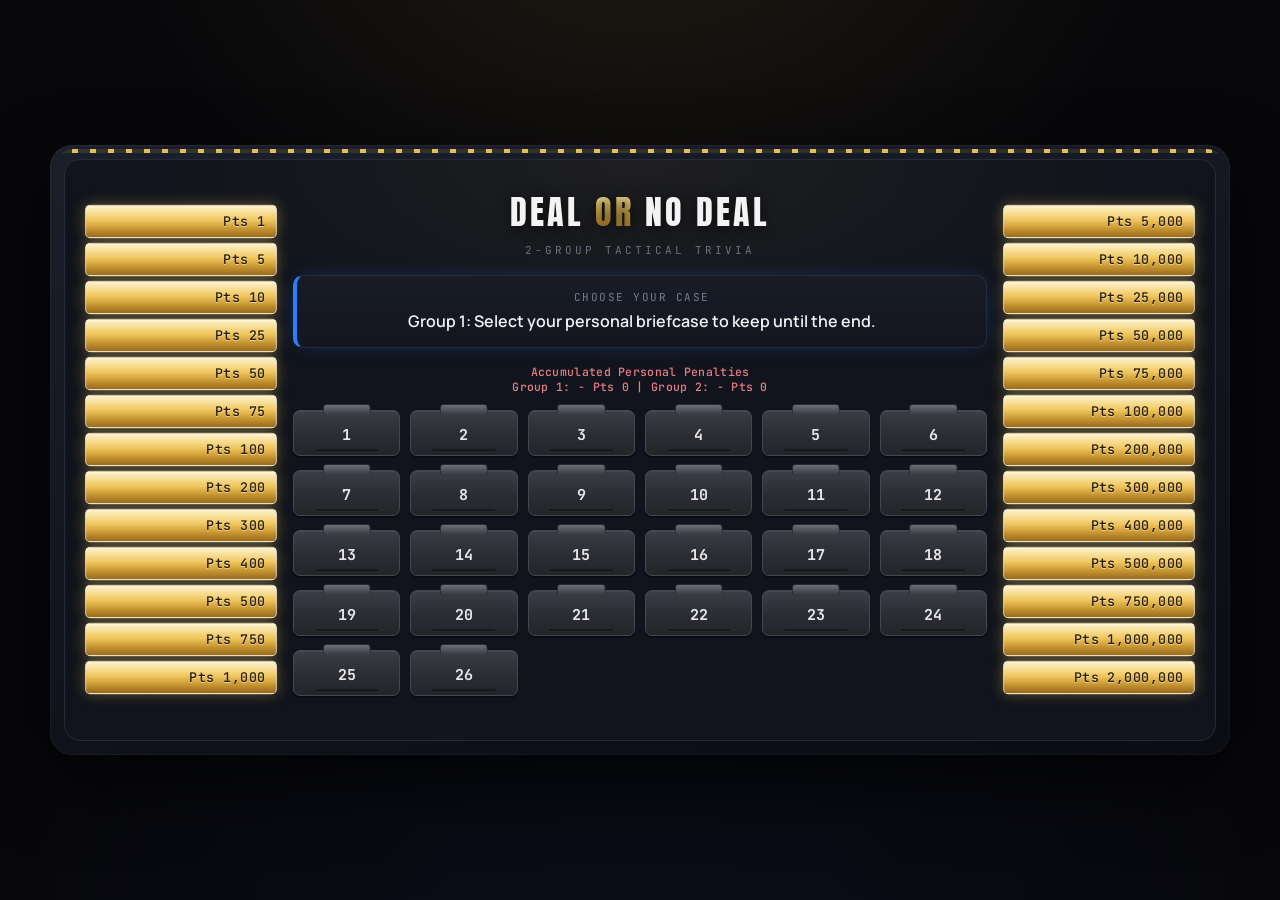
<file: Bible drill/Deal or No Deal/Deal or No Deal.html>
<!DOCTYPE html>
<html lang="en">
<head>
    <meta charset="UTF-8">
    <meta name="viewport" content="width=device-width, initial-scale=1.0">
    <title>Deal or No Deal — 2-Group Tactical Trivia</title>
    <link rel="preconnect" href="https://fonts.googleapis.com">
    <link rel="preconnect" href="https://fonts.gstatic.com" crossorigin>
    <link href="https://fonts.googleapis.com/css2?family=Anton&family=JetBrains+Mono:wght@400;500;700&family=Manrope:wght@400;500;600;700;800&display=swap" rel="stylesheet">
    <style>
        :root {
            /* -- Stage palette -- */
            --stage-black: #07070a;
            --stage-navy: #0e1726;
            --board-bg: #11141c;
            --panel-bg: #161a24;
            --line: #262b38;
            --line-soft: #1d212c;

            --gold: #f0c75e;
            --gold-bright: #ffe9a8;
            --gold-deep: #9c7322;
            --gold-gradient: linear-gradient(180deg, #fff3cf 0%, #f0c75e 45%, #c4922f 75%, #93661c 100%);
            --gold-gradient-soft: linear-gradient(180deg, #3a2f15 0%, #2a2310 100%);

            --p1-color: #2b7fff;
            --p1-glow: rgba(43, 127, 255, 0.45);
            --p2-color: #ff4d5e;
            --p2-glow: rgba(255, 77, 94, 0.45);

            --success: #2ecc71;
            --danger: #ff5e5e;

            --font-display: 'Anton', 'Arial Narrow', sans-serif;
            --font-body: 'Manrope', 'Segoe UI', sans-serif;
            --font-mono: 'JetBrains Mono', 'Consolas', monospace;
        }

        * {
            box-sizing: border-box;
            margin: 0;
            padding: 0;
        }

        @media (prefers-reduced-motion: reduce) {
            *, *::before, *::after {
                animation-duration: 0.001ms !important;
                animation-iteration-count: 1 !important;
                transition-duration: 0.001ms !important;
            }
        }

        body {
            font-family: var(--font-body);
            background-color: var(--stage-black);
            background-image:
                radial-gradient(ellipse 900px 600px at 50% -10%, rgba(240, 199, 94, 0.10), transparent 60%),
                radial-gradient(ellipse 1200px 900px at 50% 110%, rgba(43, 79, 160, 0.10), transparent 60%);
            color: #e9e9ee;
            display: flex;
            justify-content: center;
            align-items: center;
            min-height: 100vh;
            padding: 24px 16px;
        }

        /* ============ STAGE / GAME CONTAINER ============ */

        .stage-frame {
            position: relative;
            width: 100%;
            max-width: 1180px;
            padding: 14px;
            border-radius: 22px;
            background: linear-gradient(165deg, #1b1f2a, #0a0c12);
            box-shadow:
                0 30px 70px rgba(0,0,0,0.65),
                inset 0 0 0 1px rgba(255,255,255,0.04);
        }

        /* Marquee light strip — the show's signature ring of stage bulbs */
        .marquee-lights {
            position: absolute;
            inset: 0;
            border-radius: 22px;
            padding: 4px;
            pointer-events: none;
        }
        .marquee-lights::before {
            content: "";
            position: absolute;
            inset: 4px;
            border-radius: 19px;
            background-image: repeating-linear-gradient(
                to right,
                rgba(240, 199, 94, 0.95) 0 6px,
                rgba(240, 199, 94, 0.12) 6px 18px
            );
            background-size: 18px 4px;
            background-repeat: repeat-x;
            background-position: top left, bottom left;
            -webkit-mask:
                linear-gradient(#000 0 0) top / 100% 4px no-repeat,
                linear-gradient(#000 0 0) bottom / 100% 4px no-repeat;
            mask:
                linear-gradient(#000 0 0) top / 100% 4px no-repeat,
                linear-gradient(#000 0 0) bottom / 100% 4px no-repeat;
            animation: bulbFlicker 3.2s linear infinite;
        }
        @keyframes bulbFlicker {
            0%, 100% { opacity: 1; }
            48% { opacity: 1; }
            50% { opacity: 0.55; }
            52% { opacity: 1; }
            76% { opacity: 1; }
            78% { opacity: 0.65; }
            80% { opacity: 1; }
        }

        .game-container {
            position: relative;
            width: 100%;
            background-color: var(--board-bg);
            background-image: radial-gradient(ellipse 700px 300px at 50% 0%, rgba(240,199,94,0.06), transparent 70%);
            border: 1px solid var(--line);
            border-radius: 16px;
            padding: 22px;
            display: grid;
            grid-template-columns: 188px 1fr 188px;
            gap: 18px;
            overflow: hidden;
        }

        /* ============ MONEY LADDER ============ */

        .money-column {
            display: flex;
            flex-direction: column;
            gap: 5px;
            justify-content: center;
        }

        .money-amount {
            background: var(--panel-bg);
            border: 1px solid var(--line-soft);
            color: #5b6072;
            border-radius: 5px;
            padding: 7px 10px;
            font-family: var(--font-mono);
            font-size: 13px;
            font-weight: 500;
            letter-spacing: 0.3px;
            text-align: right;
            transition: all 0.35s cubic-bezier(0.22, 1, 0.36, 1);
        }

        .money-amount .cash-value { display: block; }

        .money-amount.active {
            background: var(--gold-gradient);
            color: #2a1d05;
            border-color: rgba(255,255,255,0.6);
            text-shadow: 0 1px 0 rgba(255,255,255,0.5);
            box-shadow: 0 0 14px rgba(243, 205, 95, 0.35), inset 0 1px 0 rgba(255,255,255,0.4);
            transform: scale(1.02);
        }

        .money-amount:not(.active) {
            opacity: 0.45;
            text-decoration: line-through;
            text-decoration-color: #3a3f4c;
            transform: scale(0.97);
        }

        /* ============ MAIN BOARD ============ */

        .main-board {
            display: flex;
            flex-direction: column;
            align-items: center;
            justify-content: flex-start;
            padding: 4px 0;
            min-width: 0;
        }

        .logo {
            font-family: var(--font-display);
            font-size: 34px;
            letter-spacing: 3px;
            color: #f3f3f3;
            text-align: center;
            margin-bottom: 6px;
            text-shadow: 0 2px 14px rgba(0,0,0,0.6);
        }
        .logo span {
            background: var(--gold-gradient);
            -webkit-background-clip: text;
            background-clip: text;
            -webkit-text-fill-color: transparent;
        }
        .tagline {
            font-family: var(--font-mono);
            font-size: 11px;
            letter-spacing: 3px;
            text-transform: uppercase;
            color: #6b7180;
            margin-bottom: 18px;
        }

        .status-panel {
            background: linear-gradient(180deg, #181c27, #131620);
            border: 1px solid var(--line);
            border-left: 4px solid #555;
            border-radius: 10px;
            width: 100%;
            padding: 14px 18px;
            text-align: center;
            margin-bottom: 16px;
            transition: border-color 0.3s, box-shadow 0.3s;
        }

        .status-panel.p1-turn { border-left-color: var(--p1-color); box-shadow: 0 0 22px -8px var(--p1-glow); }
        .status-panel.p2-turn { border-left-color: var(--p2-color); box-shadow: 0 0 22px -8px var(--p2-glow); }

        .status-title {
            color: #767c8c;
            font-family: var(--font-mono);
            font-size: 11px;
            text-transform: uppercase;
            margin-bottom: 6px;
            letter-spacing: 1.5px;
        }

        .status-text {
            font-size: 16px;
            font-weight: 600;
            color: #f1f1f4;
            line-height: 1.4;
            white-space: pre-line;
        }

        .debts-display {
            font-family: var(--font-mono);
            font-size: 11.5px;
            font-weight: 500;
            color: #ff8a93;
            margin-bottom: 16px;
            text-align: center;
            letter-spacing: 0.3px;
            opacity: 0.9;
        }

        /* ============ BRIEFCASE GRID ============ */

        .cases-grid {
            display: grid;
            grid-template-columns: repeat(6, 1fr);
            gap: 14px 10px;
            width: 100%;
            margin-bottom: 18px;
        }

        .briefcase {
            position: relative;
            background: linear-gradient(180deg, #3a3d45 0%, #2b2d33 55%, #232529 100%);
            border: 1px solid #44474f;
            color: #e7e7ea;
            padding: 14px 4px 10px;
            text-align: center;
            border-radius: 7px;
            cursor: pointer;
            font-family: var(--font-mono);
            font-weight: 700;
            font-size: 15px;
            transition: transform 0.15s ease, box-shadow 0.15s ease, background 0.2s ease;
            box-shadow: 0 2px 0 rgba(0,0,0,0.4), inset 0 1px 0 rgba(255,255,255,0.06);
        }

        /* suitcase handle */
        .briefcase::before {
            content: "";
            position: absolute;
            top: -7px;
            left: 50%;
            transform: translateX(-50%);
            width: 44%;
            height: 9px;
            border-radius: 4px 4px 0 0;
            background: linear-gradient(180deg, #6b6f78, #3c3e44);
            border: 1px solid #2a2c31;
            border-bottom: none;
        }
        /* clasp accents */
        .briefcase::after {
            content: "";
            position: absolute;
            bottom: 4px;
            left: 50%;
            transform: translateX(-50%);
            width: 60%;
            height: 2px;
            background: rgba(0,0,0,0.35);
            border-radius: 2px;
        }

        .briefcase:hover:not(.opened):not(.player1-case):not(.player2-case) {
            background: linear-gradient(180deg, #46494f, #34363c);
            border-color: var(--gold);
            transform: translateY(-3px);
            box-shadow: 0 8px 16px -6px rgba(0,0,0,0.6), 0 0 0 1px rgba(240,199,94,0.4);
        }

        .briefcase.player1-case {
            background: linear-gradient(180deg, #3f8dff 0%, var(--p1-color) 60%, #1b5fcc 100%);
            border-color: #6fa8ff;
            color: #fff;
            cursor: not-allowed;
            font-size: 11.5px;
            line-height: 1.5;
            box-shadow: 0 0 18px -4px var(--p1-glow), inset 0 1px 0 rgba(255,255,255,0.3);
        }

        .briefcase.player2-case {
            background: linear-gradient(180deg, #ff6b78 0%, var(--p2-color) 60%, #cc2a3a 100%);
            border-color: #ff96a0;
            color: #fff;
            cursor: not-allowed;
            font-size: 11.5px;
            line-height: 1.5;
            box-shadow: 0 0 18px -4px var(--p2-glow), inset 0 1px 0 rgba(255,255,255,0.3);
        }

        .briefcase.opened {
            background: #1a1b1f;
            border-color: #232428;
            color: #4a4d54;
            cursor: not-allowed;
            font-size: 12px;
            box-shadow: inset 0 2px 6px rgba(0,0,0,0.6);
        }
        .briefcase.opened::before { background: linear-gradient(180deg, #34363a, #222327); border-color: #1a1b1f; }

        /* ============ TRIVIA & BANK PANELS ============ */

        .bank-section, .trivia-section {
            background: linear-gradient(180deg, rgba(22,26,36,0.97), rgba(14,17,24,0.97));
            border-radius: 12px;
            width: 100%;
            padding: 26px 24px;
            text-align: center;
            display: none;
        }

        .bank-section {
            border: 1px solid rgba(240,199,94,0.5);
            box-shadow: 0 0 40px -10px rgba(240,199,94,0.25), inset 0 1px 0 rgba(255,255,255,0.04);
        }
        .trivia-section {
            border: 1px solid rgba(43,127,255,0.5);
            box-shadow: 0 0 40px -10px rgba(43,127,255,0.3), inset 0 1px 0 rgba(255,255,255,0.04);
        }

        .trivia-question {
            font-size: 19px;
            font-weight: 700;
            margin: 14px 0 22px;
            color: #fafafa;
            line-height: 1.45;
        }

        .trivia-options {
            display: grid;
            grid-template-columns: 1fr 1fr;
            gap: 12px;
            margin-bottom: 6px;
        }

        .btn-option {
            background: #1d2029;
            color: #e9e9ee;
            border: 1px solid #353a47;
            padding: 13px 10px;
            border-radius: 8px;
            cursor: pointer;
            font-family: var(--font-body);
            font-weight: 600;
            font-size: 14px;
            transition: all 0.18s ease;
        }

        .btn-option:hover {
            background: #262b38;
            border-color: var(--p1-color);
            transform: translateY(-2px);
            box-shadow: 0 6px 14px -6px var(--p1-glow);
        }

        .offer-amount {
            font-family: var(--font-mono);
            font-size: 44px;
            font-weight: 700;
            background: var(--gold-gradient);
            -webkit-background-clip: text;
            background-clip: text;
            -webkit-text-fill-color: transparent;
            margin: 10px 0 6px;
            filter: drop-shadow(0 0 18px rgba(243,205,95,0.35));
        }

        .decision-panel-container {
            display: grid;
            grid-template-columns: 1fr 1fr;
            gap: 18px;
            margin-top: 18px;
        }

        .player-box {
            background: #12151d;
            padding: 16px 14px;
            border-radius: 10px;
            border: 1px solid var(--line);
        }
        .player-box.p1 { border-top: 3px solid var(--p1-color); }
        .player-box.p2 { border-top: 3px solid var(--p2-color); }

        .player-box-label {
            font-family: var(--font-mono);
            font-size: 12px;
            font-weight: 600;
            letter-spacing: 1px;
            text-transform: uppercase;
            margin-bottom: 12px;
        }
        .player-box.p1 .player-box-label { color: var(--p1-color); }
        .player-box.p2 .player-box-label { color: var(--p2-color); }

        .decision-status {
            margin-top: 10px;
            font-family: var(--font-mono);
            font-size: 12.5px;
            color: #888fa0;
        }

        .btn {
            padding: 11px 18px;
            font-family: var(--font-body);
            font-size: 13px;
            font-weight: 700;
            border: none;
            border-radius: 7px;
            cursor: pointer;
            text-transform: uppercase;
            letter-spacing: 0.5px;
            margin: 4px;
            width: 112px;
            transition: transform 0.15s ease, box-shadow 0.15s ease, filter 0.15s ease;
        }
        .btn:disabled { opacity: 0.35; cursor: not-allowed; }

        .btn-deal {
            background: linear-gradient(180deg, #3ddc84, var(--success) 60%, #1f9d57);
            color: #06210f;
            box-shadow: 0 3px 0 #1c7d44, inset 0 1px 0 rgba(255,255,255,0.4);
        }
        .btn-deal:hover:not(:disabled) { transform: translateY(-2px); filter: brightness(1.07); }

        .btn-nodeal {
            background: linear-gradient(180deg, #ff7b7b, var(--danger) 60%, #cc3a3a);
            color: #2b0606;
            box-shadow: 0 3px 0 #a82f2f, inset 0 1px 0 rgba(255,255,255,0.35);
        }
        .btn-nodeal:hover:not(:disabled) { transform: translateY(-2px); filter: brightness(1.07); }

        .btn-restart {
            background: var(--gold-gradient);
            color: #2a1d05;
            display: none;
            margin-top: 18px;
            width: auto;
            padding: 13px 32px;
            border-radius: 30px;
            font-size: 14px;
            box-shadow: 0 4px 18px -4px rgba(240,199,94,0.5);
        }
        .btn-restart:hover { transform: translateY(-2px) scale(1.03); }

        /* ============ REVEAL MODAL ============ */

        .modal-overlay {
            position: fixed;
            top: 0;
            left: 0;
            width: 100vw;
            height: 100vh;
            background: rgba(4, 5, 8, 0.86);
            backdrop-filter: blur(10px);
            -webkit-backdrop-filter: blur(10px);
            display: flex;
            justify-content: center;
            align-items: center;
            z-index: 9999;
            opacity: 0;
            pointer-events: none;
            transition: opacity 0.4s ease;
        }

        .modal-overlay.show {
            opacity: 1;
            pointer-events: auto;
        }

        .modal-content {
            position: relative;
            background: linear-gradient(180deg, #1a1d26, #11131a);
            border: 1px solid var(--line);
            border-radius: 18px;
            padding: 42px 40px 36px;
            max-width: 580px;
            width: 90%;
            text-align: center;
            box-shadow: 0 30px 80px rgba(0,0,0,0.8);
            transform: scale(0.7);
            transition: transform 0.4s cubic-bezier(0.175, 0.885, 0.32, 1.275);
        }

        .modal-overlay.show .modal-content {
            transform: scale(1);
        }

        .modal-subtitle {
            font-family: var(--font-mono);
            font-size: 12.5px;
            text-transform: uppercase;
            letter-spacing: 2.5px;
            color: #767c8c;
            margin-bottom: 8px;
        }

        .modal-title {
            font-family: var(--font-display);
            font-size: 26px;
            letter-spacing: 1px;
            margin-bottom: 22px;
        }

        .modal-value {
            font-family: var(--font-mono);
            font-size: 50px;
            font-weight: 700;
            margin: 16px 0;
            padding: 16px;
            border-radius: 10px;
            background: #1d2029;
            display: inline-block;
            min-width: 250px;
            box-shadow: inset 0 0 18px rgba(0,0,0,0.55);
        }

        .modal-value.clean {
            color: #2a1d05;
            background: var(--gold-gradient);
            border: 1px solid rgba(255,255,255,0.6);
            text-shadow: 0 1px 0 rgba(255,255,255,0.4);
        }

        .modal-value.penalty {
            color: #fff;
            background: linear-gradient(180deg, #ff5d5d, #c8233a);
            border: 1px solid #ff7675;
            text-shadow: 0 2px 4px rgba(0,0,0,0.6);
        }

        .modal-description {
            font-size: 15px;
            color: #b7bccb;
            margin-bottom: 28px;
            line-height: 1.55;
        }

        .btn-modal-close {
            background: #f1f1f4;
            color: #14151a;
            font-family: var(--font-body);
            font-size: 15px;
            font-weight: 700;
            padding: 13px 36px;
            border-radius: 30px;
            width: auto;
            min-width: 160px;
            transition: transform 0.2s, background 0.2s;
        }

        .btn-modal-close:hover {
            background: var(--gold);
            transform: scale(1.05);
        }

        /* ============ RESPONSIVE ============ */

        @media (max-width: 768px) {
            .game-container { grid-template-columns: 1fr; padding: 16px; }
            .money-column {
                order: 2;
                display: grid;
                grid-template-columns: repeat(3, 1fr);
                gap: 6px;
            }
            .money-amount { text-align: center; font-size: 11px; padding: 6px 4px; }
            .main-board { order: 1; }
            .trivia-options, .decision-panel-container { grid-template-columns: 1fr; }
            .logo { font-size: 26px; }
            .cases-grid { grid-template-columns: repeat(4, 1fr); gap: 16px 8px; }
        }
    </style>
</head>
<body>

<!-- Big Pop-up Reveal Modal -->
<div class="modal-overlay" id="reveal-modal">
    <div class="modal-content" id="modal-content-box">
        <div class="modal-subtitle" id="modal-sub-header">Briefcase Unlocked</div>
        <div class="modal-title" id="modal-main-header">Case Reveal</div>
        <div class="modal-value" id="modal-display-value">Pts 0</div>
        <div class="modal-description" id="modal-desc-text">Result status message details...</div>
        <button class="btn btn-modal-close" onclick="closeRevealModal()">Continue</button>
    </div>
</div>

<div class="stage-frame">
    <div class="marquee-lights"></div>
    <div class="game-container">
        <div class="money-column" id="left-money"></div>

        <div class="main-board">
            <div class="logo">DEAL <span>OR</span> NO DEAL</div>
            <div class="tagline">2-Group Tactical Trivia</div>

            <div class="status-panel" id="status-panel">
                <div class="status-title" id="status-title">Game Start</div>
                <div class="status-text" id="status-text">Group 1: Select your personal briefcase!</div>
            </div>

            <div class="debts-display" id="debts-ui" style="display:none;"></div>

            <div class="cases-grid" id="cases-container"></div>

            <div class="trivia-section" id="trivia-ui">
                <div class="status-title" style="color: #2b7fff;" id="trivia-round-title">Security Challenge</div>
                    <div id="timer-display"
                        style="
                        font-size:26px;
                        font-weight:bold;
                        color:#ffd700;
                        margin-bottom:15px;">
                        Time Left: 30
                    </div>
                <div class="trivia-question" id="question-text">Question content goes here?</div>
                <div class="trivia-options" id="options-container"></div>
            </div>



            <div class="bank-section" id="bank-ui">
                <div class="status-title">Banker's Shared Offer Evaluation</div>
                <div class="offer-amount" id="offer-text">Pts 0</div>

                <div class="decision-panel-container">
                    <div class="player-box p1" id="p1-decision-box">
                        <div class="player-box-label">Group 1 Decision</div>
                        <button class="btn btn-deal" id="p1-deal-btn" onclick="registerDecision(1, 'DEAL')">Deal</button>
                        <button class="btn btn-nodeal" id="p1-nodeal-btn" onclick="registerDecision(1, 'NO DEAL')">No Deal</button>
                        <div class="decision-status" id="p1-status">Waiting...</div>
                    </div>
                    <div class="player-box p2" id="p2-decision-box">
                        <div class="player-box-label">Group 2 Decision</div>
                        <button class="btn btn-deal" id="p2-deal-btn" onclick="registerDecision(2, 'DEAL')">Deal</button>
                        <button class="btn btn-nodeal" id="p2-nodeal-btn" onclick="registerDecision(2, 'NO DEAL')">No Deal</button>
                        <div class="decision-status" id="p2-status">Waiting...</div>
                    </div>
                </div>
            </div>

            <button class="btn btn-restart" id="restart-btn" onclick="initGame()">Play Again</button>
        </div>

        <div class="money-column" id="right-money"></div>
    </div>
</div>

<script>
    const cashValues = [
        1, 5, 10, 25, 50, 75, 100, 200, 300, 400, 500, 750, 
        1000, 5000, 10000, 25000, 50000, 75000, 100000, 200000, 300000, 400000, 500000, 750000, 1000000, 2000000 
    ];

    const triviaBank = [
        { q: "How many disciples did Jesus choose?", o: ["12", "13", "14", "15"], a: 0 },
        { q: "How many loaves fed the 5,000? (Matthew 14:17)", o: ["2", "3", "4", "5"], a: 3 },
        { q: "How many fish fed the 5,000? (Matthew 14:17)", o: ["2", "1", "0", "3"], a: 0 },
        { q: "How many baskets of leftovers were collected after feeding the 5,000? (Matthew 14:20)", o: ["12", "13", "15", "17"], a: 0 },
        { q: "How many loaves fed the 4,000? (Matthew 15:34)", o: ["5", "6", "7", "10"], a: 2 },
        { q: "How many baskets of leftovers remained after feeding the 4,000? (Matthew 15:37)", o: ["6", "7", "8", "9"], a: 1 },
        { q: "How many times did Peter deny Jesus?", o: ["0", "1", "2", "3"], a: 3 },
        { q: "How many pieces of silver was Judas paid?", o: ["It was gold not silver", "17 pieces of silver", "21 pieces of silver", "30 pieces of silver"], a: 3 },
        { q: "How many days was Jesus in the tomb?", o: ["3 days", "2 days", "5 days", "1 day"], a: 0 },
        { q: "How many days did Jesus fast in the wilderness?", o: ["1 week", "2 weeks", "40 days", "1 year"], a: 2 },
        { q: "How many fruits of the Spirit are listed?", o: ["7", "8", "9", "10"], a: 2 },
        { q: "How many churches received letters in Revelation?", o: ["6 churches", "7 churches", "8 churches", "9 churches"], a: 1 },
        { q: "How many seals are on the scroll in Revelation?", o: ["5 seals", "6 seals", "7 seals", "8 seals"], a: 2 },
        { q: "How many trumpets are sounded in Revelation?", o: ["5 trumpets", "6 trumpets", "7 trumpets", "8 trumpets"], a: 2 },
        { q: "How many bowls of God's wrath are poured out?", o: ["6 bowls", "7 bowls", "8 bowls", "9 bowls"], a: 1 },
        { q: "How many days did Lazarus lie in the tomb before Jesus raised him?", o: ["3 days", "4 days", "1 week", "9 days"], a: 1 },
        { q: "How many books are in the Bible?", o: ["2", "27", "39", "66"], a: 3 },
        { q: "How many commandments did God give Moses?", o: ["2", "10", "1", "7"], a: 1 },
        { q: "How many years was Sarah old when Isaac was born?", o: ["40", "60", "90", "120"], a: 2 },
        { q: "How many years was Abraham old when Isaac was born?", o: ["120 years", "100 years", "90 years", "60 years"], a: 1 },
        { q: "How many years did Methuselah live?", o: ["696 years", "900 years", "969 years", "730 years"], a: 2 },
        { q: "How many years did Noah live?", o: ["696 years", "900 years", "950 years", "969 years"], a: 2 },
        { q: "How many sons did Noah have?", o: ["2", "3", "5", "4"], a: 1 },
        { q: "How many times did Elijah pray before rain came??", o: ["3 times", "7 times", "12 times", "15 times"], a: 1 },
        { q: "How many years did the famine last in Joseph's time?", o: ["40 years", "7 years", "70 years", "70 days"], a: 1 },
        { q: "How many returned to thank Jesus after being healed?", o: ["0", "1", "2", "3"], a: 1 }
    ];
    
    let state = {
        shuffledValues: [],
        cases: {}, 
        player1Case: null,
        player2Case: null,
        p1Active: true,
        p2Active: true,
        currentRound: 1,
        p1CasesOpenedThisRound: 0,
        p2CasesOpenedThisRound: 0,
        openedCashValues: [],
        isGameOver: false,
        currentOffer: 0,
        pendingCaseToOpen: null,
        usedQuestions: [],
        currentPlayerTurn: 1,
        p1Debts: 0,
        p2Debts: 0,
        p1Choice: null,
        p2Choice: null,
        p1DealAmount: 0,
        p2DealAmount: 0,
        lastRevealedValue: 0
};

    let selectedAnswer = null;
    let currentCorrectAnswer = null;
    let triviaTimer = null;
    let timeRemaining = 60;

    function initGame() {
        state.shuffledValues = [...cashValues].sort(() => Math.random() - 0.5);
        state.cases = {};
        state.player1Case = null;
        state.player2Case = null;
        state.p1Active = true;
        state.p2Active = true;
        state.currentRound = 1;
        state.p1CasesOpenedThisRound = 0;
        state.p2CasesOpenedThisRound = 0;
        state.openedCashValues = [];
        state.isGameOver = false;
        state.pendingCaseToOpen = null;
        state.p1Debts = 0;
        state.p2Debts = 0;
        state.currentPlayerTurn = 1;
        state.usedQuestions = [...triviaBank].sort(() => Math.random() - 0.5);
        state.p1DealAmount = 0;
        state.p2DealAmount = 0;

        for (let i = 1; i <= 26; i++) {
            state.cases = {
                1: 1000000,  
                2: 2000000,    
                3: 1, 
                4: 750000,       
                5: 200,      
                6: 10,        
                7: 75000,     
                8: 75,      
                9: 25000,         
                10: 25,        
                11: 500000,        
                12: 100,        
                13: 5,        
                14: 400,        
                15: 400000,       
                16: 5000,       
                17: 10000,
                18: 500,      
                19: 50000,
                20: 100000,     
                21: 50, 
                22: 200000,     
                23: 1000, 
                24: 300000,     
                25: 300,          
                26: 750     
            };
        }

        renderMoneyBoards();
        renderBriefcases();
        updateDebtUI();
        
        document.getElementById('bank-ui').style.display = 'none';
        document.getElementById('trivia-ui').style.display = 'none';
        document.getElementById('restart-btn').style.display = 'none';
        setTurnUI(1, "Choose Your Case", "Group 1: Select your personal briefcase to keep until the end.");
    }

    function renderMoneyBoards() {
        const leftPanel = document.getElementById('left-money');
        const rightPanel = document.getElementById('right-money');
        leftPanel.innerHTML = '';
        rightPanel.innerHTML = '';

        cashValues.forEach((val, idx) => {
            const div = document.createElement('div');
            div.className = 'money-amount active';
            div.id = `val-${val}`;
            div.innerHTML = `<span class="cash-value">Pts ${val.toLocaleString()}</span>`;
            
            if (idx < 13) leftPanel.appendChild(div);
            else rightPanel.appendChild(div);
        });
    }

    function renderBriefcases() {
        const container = document.getElementById('cases-container');
        container.innerHTML = '';
        container.style.display = 'grid';

        for (let i = 1; i <= 26; i++) {
            const box = document.createElement('div');
            box.className = 'briefcase';
            box.id = `case-${i}`;
            box.innerText = i;
            box.onclick = () => handleCaseClick(i);
            container.appendChild(box);
        }
    }

    function updateDebtUI() {
        const debtsUI = document.getElementById('debts-ui');
        debtsUI.style.display = "block";
        debtsUI.innerText = `Accumulated Personal Penalties\nGroup 1: - Pts ${state.p1Debts.toLocaleString()}  |  Group 2: - Pts ${state.p2Debts.toLocaleString()}`;
    }

    function setTurnUI(player, title, text) {
        state.currentPlayerTurn = player;
        const panel = document.getElementById('status-panel');
        panel.className = 'status-panel ' + (player === 1 ? 'p1-turn' : 'p2-turn');
        document.getElementById('status-title').innerText = title;
        document.getElementById('status-text').innerText = text;
    }

    function updateStatus(title, text) {
        document.getElementById('status-title').innerText = title;
        document.getElementById('status-text').innerText = text;
    }

    function handleCaseClick(caseNum) {
        if (state.isGameOver) return;

        if (state.player1Case === null) {
            state.player1Case = caseNum;
            const caseEl = document.getElementById(`case-${caseNum}`);
            caseEl.className = 'briefcase player1-case';
            caseEl.innerText = `💙 G1 (#${caseNum})`;
            setTurnUI(2, "Choose Your Case", "Player 2: Select your personal briefcase to keep until the end.");
            return;
        }

        if (state.player2Case === null) {
            if (caseNum === state.player1Case) return;
            state.player2Case = caseNum;
            const caseEl = document.getElementById(`case-${caseNum}`);
            caseEl.className = 'briefcase player2-case';
            caseEl.innerText = `❤️ G2 (#${caseNum})`;
            
            startRound();
            return;
        }

        const caseEl = document.getElementById(`case-${caseNum}`);
        if (caseEl.classList.contains('opened') || caseNum === state.player1Case || caseNum === state.player2Case) return;

        state.pendingCaseToOpen = caseNum;
        triggerTriviaChallenge();
    }

    function startRound() {
        state.p1CasesOpenedThisRound = 0;
        state.p2CasesOpenedThisRound = 0;
        
        // Alternate initial turn of the round depending on who is still active[cite: 4]
        state.currentPlayerTurn = state.p1Active ? 1 : 2;
        determineNextTurn();
    }

    function determineNextTurn() {
        if (!state.p1Active && !state.p2Active) {
            endGameRevealScenario();
            return;
        }

        const p1Done = !state.p1Active || state.p1CasesOpenedThisRound >= 2;
        const p2Done = !state.p2Active || state.p2CasesOpenedThisRound >= 2;

        if (p1Done && p2Done) {
            triggerBankerOffer();
            return;
        }

        // Adjust whose turn it is if one of the players has completed their quota[cite: 4]
        if (state.currentPlayerTurn === 1 && p1Done) {
            state.currentPlayerTurn = 2;
        } else if (state.currentPlayerTurn === 2 && p2Done) {
            state.currentPlayerTurn = 1;
        }

        if (state.currentPlayerTurn === 1) {
            setTurnUI(1, `Round ${state.currentRound}`, `Group 1: Eliminate briefcase choice ${state.p1CasesOpenedThisRound + 1}/2.`);
        } else {
            setTurnUI(2, `Round ${state.currentRound}`, `Group 2: Eliminate briefcase choice ${state.p2CasesOpenedThisRound + 1}/2.`);
        }
    }

    function triggerTriviaChallenge() {
    document.getElementById('cases-container').style.display = 'none';
    const triviaUI = document.getElementById('trivia-ui');
    triviaUI.style.display = 'block';

    const currentQuestion = state.usedQuestions[state.openedCashValues.length % state.usedQuestions.length];

    document.getElementById('trivia-round-title').innerText =
        `Group ${state.currentPlayerTurn} Turn (Opening Case #${state.pendingCaseToOpen})`;

    document.getElementById('question-text').innerText =
        currentQuestion.q;

    const optionsContainer = document.getElementById('options-container');
    optionsContainer.innerHTML = '';

    currentQuestion.o.forEach((option, index) => {
        const btn = document.createElement('button');
        btn.className = 'btn-option';
        btn.innerText = option;
        btn.onclick = () => chooseAnswer(index);
        optionsContainer.appendChild(btn);
    });
    clearInterval(triviaTimer);
    // ============================
    // Reset and start the timer
    // ============================

    selectedAnswer = null;
    currentCorrectAnswer = currentQuestion.a;

    startTriviaTimer();
    }

    function evaluateAnswer(selectedIndex, correctIndex) {
        const caseNum = state.pendingCaseToOpen;
        const actualValue = state.cases[caseNum];
        state.lastRevealedValue = actualValue; // Cache value for transition close

        const subHeaderEl = document.getElementById('modal-sub-header');
        const mainHeaderEl = document.getElementById('modal-main-header');
        const displayValueEl = document.getElementById('modal-display-value');
        const descTextEl = document.getElementById('modal-desc-text');
        const contentBoxEl = document.getElementById('modal-content-box');

        subHeaderEl.innerText = `Group ${state.currentPlayerTurn} • Briefcase #${caseNum}`;
        displayValueEl.innerText = `Pts ${actualValue.toLocaleString()}`;

        if(selectedIndex === null){
            selectedIndex = -1;
        }
        if (selectedIndex === correctIndex) {
            // Clean Elimination Setup
            mainHeaderEl.innerText = "Clean Elimination!";
            mainHeaderEl.style.color = "var(--gold)";
            contentBoxEl.style.borderColor = "var(--gold)";
            displayValueEl.className = "modal-value clean";
            descTextEl.innerText = `Correct answer! The money has been cleared safely from the board with zero penalty additions.`;
        } else {
            // Mistake Penalty Setup
            if (state.currentPlayerTurn === 1) {
                state.p1Debts += actualValue;
            } else {
                state.p2Debts += actualValue;
            }
            mainHeaderEl.innerText = "Security Breach Penalty!";
            mainHeaderEl.style.color = "#ff7675";
            contentBoxEl.style.borderColor = "#ff7675";
            displayValueEl.className = "modal-value penalty";
            descTextEl.innerText = `Incorrect answer! The amount inside this briefcase has been added as a personal deduction debt to your profile tracker.`;
        }

        // Hide trivia view, display pop-up modal overlay
        document.getElementById('trivia-ui').style.display = 'none';
        document.getElementById('reveal-modal').classList.add('show');
    }

    function closeRevealModal() {
        document.getElementById('reveal-modal').classList.remove('show');
        document.getElementById('cases-container').style.display = 'grid';
        
        updateDebtUI();
        revealPendingCase(state.lastRevealedValue);
    }

    function revealPendingCase(dynamicValue) {
        const caseNum = state.pendingCaseToOpen;
        const caseEl = document.getElementById(`case-${caseNum}`);
        
        state.openedCashValues.push(dynamicValue);
        
        caseEl.className = 'briefcase opened';
        caseEl.innerText = `Pts ${dynamicValue.toLocaleString()}`;
        
        // Value fades smoothly from the side tracking board now!
        document.getElementById(`val-${dynamicValue}`).classList.remove('active');

        state.pendingCaseToOpen = null;

        if (state.currentPlayerTurn === 1) {
            state.p1CasesOpenedThisRound++;
            // Hand over the turn to Player 2 if they are active and still have slots left[cite: 4]
            if (state.p2Active && state.p2CasesOpenedThisRound < 2) {
                state.currentPlayerTurn = 2;
            }
        } else {
            state.p2CasesOpenedThisRound++;
            // Hand over the turn to Player 1 if they are active and still have slots left[cite: 4]
            if (state.p1Active && state.p1CasesOpenedThisRound < 2) {
                state.currentPlayerTurn = 1;
            }
        }

        determineNextTurn();
    }

    function triggerBankerOffer() {
        if (!state.p1Active && !state.p2Active) {
            endGameRevealScenario();
            return;
        }

        document.getElementById('cases-container').style.display = 'none';
        
        const remainingValues = cashValues.filter(v => !state.openedCashValues.includes(v));
        const sum = remainingValues.reduce((a, b) => a + b, 0);
        const average = sum / remainingValues.length;
        
        const dynamicFactor = Math.min(state.currentRound / 7, 0.9); 
        state.currentOffer = Math.floor(average * dynamicFactor);
        if (state.currentOffer < 1) state.currentOffer = 1;

        updateStatus("The Banker Is On The Line", "Decide independently. Your choice is hidden until both lock in!");
        document.getElementById('offer-text').innerText = `Pts ${state.currentOffer.toLocaleString()}`;

        state.p1Choice = state.p1Active ? null : "OUT";
        state.p2Choice = state.p2Active ? null : "OUT";

        document.getElementById('p1-status').innerText = state.p1Active ? "Waiting..." : `Dealt earlier for Pts ${state.p1DealAmount.toLocaleString()}`;
        document.getElementById('p2-status').innerText = state.p2Active ? "Waiting..." : `Dealt earlier for Pts ${state.p2DealAmount.toLocaleString()}`;

        document.getElementById('p1-deal-btn').disabled = !state.p1Active;
        document.getElementById('p1-nodeal-btn').disabled = !state.p1Active;
        document.getElementById('p2-deal-btn').disabled = !state.p2Active;
        document.getElementById('p2-nodeal-btn').disabled = !state.p2Active;

        document.getElementById('bank-ui').style.display = 'block';
    }

    function registerDecision(playerNum, choice) {
        if (playerNum === 1) {
            state.p1Choice = choice;
            document.getElementById('p1-status').innerText = "Locked In!";
        } else {
            state.p2Choice = choice;
            document.getElementById('p2-status').innerText = "Locked In!";
        }

        if (state.p1Choice !== null && state.p2Choice !== null) {
            setTimeout(evaluateSplitDecisions, 600);
        }
    }

    function evaluateSplitDecisions() {
        document.getElementById('bank-ui').style.display = 'none';
        
        const p1ChoseDeal = (state.p1Choice === 'DEAL');
        const p2ChoseDeal = (state.p2Choice === 'DEAL');

        let p1DealFinal = Math.max(state.currentOffer - state.p1Debts, 0);
        let p2DealFinal = Math.max(state.currentOffer - state.p2Debts, 0);

        if (p1ChoseDeal && p2ChoseDeal) {
            state.isGameOver = true;
            state.p1Active = false;
            state.p2Active = false;
            state.p1DealAmount = p1DealFinal;
            state.p2DealAmount = p2DealFinal;
            
            let winnerAnnouncement = "";
            if (p1DealFinal > p2DealFinal) {
                winnerAnnouncement = "🏆 GROUP 1 WINS THE GAME!";
            } else if (p2DealFinal > p1DealFinal) {
                winnerAnnouncement = "🏆 GROUP 2 WINS THE GAME!";
            } else {
                winnerAnnouncement = "🤝 IT'S A TIE!";
            }

            updateStatus("Double Deal Accepted!", `Both groups took the deal!\nP1 walked away with Pts ${p1DealFinal.toLocaleString()} ($${state.currentOffer.toLocaleString()} deal - Pts ${state.p1Debts.toLocaleString()} penalty).\nP2 walked away with Pts ${p2DealFinal.toLocaleString()} ($${state.currentOffer.toLocaleString()} deal - Pts ${state.p2Debts.toLocaleString()} penalty).\n\n${winnerAnnouncement}`);
            revealAllCases();
            return;
        }

        if (p1ChoseDeal && !p2ChoseDeal) {
            state.p1Active = false;
            state.p1DealAmount = p1DealFinal;
            alert(`Group 1 SECURES a Deal! Receives Pts ${p1DealFinal.toLocaleString()} (${state.currentOffer.toLocaleString()} deal - Pts ${state.p1Debts.toLocaleString()} penalty)! Group 2 rejected the deal and plays on.`);
        }

        if (!p1ChoseDeal && p2ChoseDeal) {
            state.p2Active = false;
            state.p2DealAmount = p2DealFinal;
            alert(`Group 2 SECURES a Deal! Receives Pts ${p2DealFinal.toLocaleString()} ($${state.currentOffer.toLocaleString()} deal - Pts ${state.p2Debts.toLocaleString()} penalty)! Group 1 rejected the deal and plays on.`);
        }

        if (!p1ChoseDeal && !p2ChoseDeal) {
            alert("Both groups voted NO DEAL! The game moves onward to the next round.");
        }

        document.getElementById('cases-container').style.display = 'grid';
        state.currentRound++;

        if (state.openedCashValues.length >= 24) {
            endGameRevealScenario();
        } else {
            startRound();
        }
    }

    function endGameRevealScenario() {
        state.isGameOver = true;
        document.getElementById('bank-ui').style.display = 'none';
        document.getElementById('cases-container').style.display = 'grid';

        let p1Raw = state.cases[state.player1Case];
        let p2Raw = state.cases[state.player2Case];

        let p1Final = state.p1Active ? Math.max(p1Raw - state.p1Debts, 0) : state.p1DealAmount;
        let p2Final = state.p2Active ? Math.max(p2Raw - state.p2Debts, 0) : state.p2DealAmount;

        let statusString = "Game Over! Final Results:\n";

        if (state.p1Active) {
            statusString += `Group 1 stayed till the end. Briefcase held: Pts ${p1Raw.toLocaleString()} minus Pts ${state.p1Debts.toLocaleString()} penalties = Pts ${p1Final.toLocaleString()} Won! | `;
        } else {
            statusString += `Group 1 took a Banker deal earlier for a net total of Pts ${state.p1DealAmount.toLocaleString()}! | `;
        }

        if (state.p2Active) {
            statusString += `Group 2 stayed till the end. Briefcase held: Pts ${p2Raw.toLocaleString()} minus Pts ${state.p2Debts.toLocaleString()} penalties = Pts ${p2Final.toLocaleString()} Won!`;
        } else {
            statusString += `Group 2 took a Banker deal earlier for a net total of Pts ${state.p2DealAmount.toLocaleString()}!`;
        }

        let winnerAnnouncement = "";
        if (p1Final > p2Final) {
            winnerAnnouncement = "\n\n🏆 OVERALL WINNER: GROUP 1!";
        } else if (p2Final > p1Final) {
            winnerAnnouncement = "\n\n🏆 OVERALL WINNER: GROUP 2!";
        } else {
            winnerAnnouncement = "\n\n🤝 OVERALL RESULT: IT'S A TIE!";
        }
        
        statusString += winnerAnnouncement;

        updateStatus("Final Board Reveal", statusString);
        revealAllCases();
    }

    function revealAllCases() {
        for (let i = 1; i <= 26; i++) {
            const caseEl = document.getElementById(`case-${i}`);
            if (!caseEl.classList.contains('opened')) {
                caseEl.innerText = `Pts ${state.cases[i].toLocaleString()}`;
                if (i === state.player1Case) {
                    caseEl.style.background = "var(--p1-color)";
                } else if (i === state.player2Case) {
                    caseEl.style.background = "var(--p2-color)";
                } else {
                    caseEl.className = 'briefcase opened';
                }
            }
        }
        document.getElementById('restart-btn').style.display = 'block';
    }

    function chooseAnswer(index) {

    selectedAnswer = index;

    document.querySelectorAll(".btn-option").forEach((btn,i)=>{

        if(i==index){

            btn.style.background="#2b7fff";
            btn.style.color="white";

        }else{

            btn.style.background="";
            btn.style.color="";
        }

    });

    }

    function startTriviaTimer(){

    clearInterval(triviaTimer);

    timeRemaining = 30;

    document.getElementById("timer-display").innerText =
        "Time Left: " + timeRemaining;

    triviaTimer = setInterval(()=>{

        timeRemaining--;

        document.getElementById("timer-display").innerText =
            "Time Left: " + timeRemaining;

        if(timeRemaining<=0){

            clearInterval(triviaTimer);

            lockAnswer();

        }

    },1000);

    }

    function lockAnswer(){

    document.querySelectorAll(".btn-option").forEach(btn=>{

        btn.disabled=true;

    });

    evaluateAnswer(selectedAnswer,currentCorrectAnswer);

    }

    initGame();
</script>

</body>
</html>
</file>
<file: Song drill/PassPausePlay/style.css>
/* ============================================================
   style.css — all visual styling for the Music app, its
   Round 1 / Round 2 playlist cards, the live scoreboard, and
   the 1-Minute Song Rush team quiz game.
   Every rule below has a short comment explaining what it does.
   ============================================================ */

/* Design tokens (colors, gradient, border, radius) reused everywhere below */
:root{
  --bg: #0b0b0d;            /* app background (near-black) */
  --panel: #141416;         /* sidebar / now-playing bar / modal background */
  --card: #1c1c1f;          /* generic card/input background */
  --card-hover: #232326;    /* hover state background */
  --text: #f5f5f7;          /* primary text color (near-white) */
  --text-dim: #9a9aa2;      /* secondary/muted text */
  --text-faint: #5c5c62;    /* faintest text, e.g. placeholders */
  --accent-a: #fb2d51;      /* brand accent, red-pink */
  --accent-b: #fd6f3e;      /* brand accent, orange */
  --grad: linear-gradient(135deg, var(--accent-a), var(--accent-b)); /* signature accent gradient */
  --border: #232326;        /* hairline border color used throughout */
  --radius: 10px;           /* shared corner radius (unused directly, kept for reference) */
}

/* Use border-box sizing everywhere so padding/border never blow out widths */
*{ box-sizing: border-box; }

/* Make html/body fill the full viewport height */
html,body{ height:100%; }

/* Base page styling: dark background, base font stack, no page scroll (app scrolls internally) */
body{
  margin:0;
  background: var(--bg);
  color: var(--text);
  font-family: -apple-system, BlinkMacSystemFont, "SF Pro Text", "Helvetica Neue", Arial, sans-serif;
  overflow:hidden;
}

/* Selection highlight color when the user selects text */
::selection{ background: var(--accent-a); color:#fff; }
/* Custom slim scrollbar (WebKit browsers) */
::-webkit-scrollbar{ width:10px; height:10px; }
::-webkit-scrollbar-thumb{ background:#2c2c30; border-radius:8px; }
::-webkit-scrollbar-track{ background:transparent; }

/* Overall app shell: sidebar + main content on top, now-playing bar fixed at bottom */
.app{
  display:grid;
  grid-template-columns: 250px 1fr;   /* sidebar width, then main content fills the rest */
  grid-template-rows: 1fr 88px;       /* content row, then fixed-height now-playing bar */
  height:100vh;
}

/* ---------- Sidebar ---------- */
/* Left navigation column: logo, nav links, playlist list */
.sidebar{
  grid-row: 1 / 2;
  background: var(--panel);
  border-right: 1px solid var(--border);
  padding: 20px 14px;
  overflow-y:auto;
  display:flex;
  flex-direction:column;
  gap: 22px;
}
/* App logo/title row at top of sidebar */
.brand{
  display:flex; align-items:center; gap:10px;
  padding: 0 8px 6px;
  font-weight:700; font-size:16px; letter-spacing:.2px;
}
/* Small gradient square used as the logo mark */
.brand .dot{
  width:20px; height:20px; border-radius:6px;
  background: var(--grad);
  flex-shrink:0;
  position:relative;
  overflow:hidden;
}
/* Vertical list of nav buttons (Listen Now / Library) */
.nav{ display:flex; flex-direction:column; gap:2px; }
/* Small uppercase section label above a nav group (e.g. "Home", "Playlists") */
.nav-label{
  font-size:11px; text-transform:uppercase; letter-spacing:.08em;
  color: var(--text-faint); padding: 6px 10px 4px;
}
/* Individual nav button styling (icon + label row) */
.nav button{
  all:unset;
  display:flex; align-items:center; gap:10px;
  padding: 8px 10px; border-radius:8px;
  color: var(--text-dim);
  font-size:13.5px; font-weight:500;
  cursor:pointer;
}
.nav button svg{ width:16px; height:16px; flex-shrink:0; }
.nav button:hover{ background: #1e1e21; color: var(--text); }
/* Highlight the currently-selected nav button */
.nav button.active{ background: #232326; color: var(--text); }
.nav button.active svg{ color: var(--accent-a); }

/* Playlist name rows listed under the sidebar's "Playlists" section */
.playlist-item{ color: var(--text-dim); font-size:13px; padding:6px 10px; border-radius:8px; cursor:pointer; white-space:nowrap; overflow:hidden; text-overflow:ellipsis; }
.playlist-item:hover{ background:#1e1e21; color:var(--text); }

/* ---------- Main ---------- */
/* Scrollable main content area (everything right of the sidebar, above the now-playing bar) */
.main{
  grid-row: 1/2;
  overflow-y:auto;
  padding: 26px 34px 40px;
  position:relative;
}
/* Top row of the main area: page title (search box removed along with
   the "Your Library" section it used to filter) */
.topbar{
  display:flex; align-items:center; justify-space-between:space-between;
  gap:20px; margin-bottom:20px;
}
.topbar h1{ font-size:24px; margin:0; letter-spacing:.2px; }

/* ---------- Scoreboard ---------- */
/* Group 1 / Group 2 running point totals, shown above the round cards.
   Updated live by script.js whenever a correct guess is made. */
.scoreboard{
  display:flex; align-items:center; justify-content:center; gap:28px;
  background: var(--panel); border:1px solid var(--border); border-radius:12px;
  padding:16px 24px; margin-bottom:28px;
}
.score-card{ text-align:center; min-width:96px; }
.score-label{
  font-size:11px; text-transform:uppercase; letter-spacing:.08em;
  color: var(--text-faint); margin-bottom:4px;
}
/* Big gradient-filled point total, reusing the same style as the game timer */
.score-value{
  font-size:32px; font-weight:800; font-variant-numeric: tabular-nums;
  background: var(--grad); -webkit-background-clip:text; background-clip:text; color:transparent;
}
.score-divider{ font-size:12px; font-weight:700; color: var(--text-faint); }


/* Generic spacing for a titled content section (New Releases, Made For You, etc.) */
section.block{ margin-bottom: 34px; }
/* Section heading row: title on the left, "See All" link on the right */
.block-head{ display:flex; align-items:baseline; justify-content:space-between; margin-bottom:12px; }
.block-head h2{ font-size:17px; margin:0; }
.block-head span{ font-size:12px; color:var(--text-faint); }

/* Horizontally-scrolling row of album/playlist cards */
.hrow{
  display:flex; gap:16px; overflow-x:auto; padding-bottom:6px; scroll-snap-type:x proximity;
}
/* A single album/playlist card in a horizontal row */
.card{
  scroll-snap-align:start;
  flex: 0 0 168px; cursor:pointer; user-select:none;
}
/* Square "album art" area (rendered as a CSS gradient, no real images) */
.art{
  width:168px; height:168px; border-radius:8px; position:relative;
  box-shadow: 0 8px 20px rgba(0,0,0,.35);
  display:flex; align-items:flex-end; justify-content:flex-end;
  transition: transform .18s ease;
  overflow:hidden;
}
/* Subtle lift/scale effect on the art when its card is hovered */
.card:hover .art{ transform: translateY(-3px) scale(1.015); }
/* Small two-letter monogram shown in the corner of each art tile */
.art .glyph{
  font-size:11px; font-weight:700; color:rgba(255,255,255,.55);
  padding:8px; letter-spacing:.06em;
}
/* Dark overlay + play icon shown over the art on hover.
   NOTE: this only appears on mouse hover, so it should never be the sole
   way to trigger something important (that's why the game now opens from
   a direct click instead of a hover-only icon). */
.art .playbtn{
  position:absolute; inset:0; display:flex; align-items:center; justify-content:center;
  background: rgba(0,0,0,.28); opacity:0; transition:opacity .15s ease;
}
.card:hover .playbtn{ opacity:1; }
.playbtn svg{ width:34px; height:34px; color:#fff; filter: drop-shadow(0 2px 6px rgba(0,0,0,.5)); }
/* Card title/subtitle text under the art */
.card .title{ margin-top:8px; font-size:13px; font-weight:600; color:var(--text); white-space:nowrap; overflow:hidden; text-overflow:ellipsis; }
.card .sub{ font-size:12px; color:var(--text-faint); white-space:nowrap; overflow:hidden; text-overflow:ellipsis; }

/* ---------- Now playing bar ---------- */
/* Fixed bar across the bottom of the app: track info | transport controls | volume */
.nowplaying{
  grid-column: 1 / 3; grid-row: 2/3;  /* spans both sidebar + main columns */
  background: var(--panel); border-top:1px solid var(--border);
  display:grid; grid-template-columns: 250px 1fr 250px;
  align-items:center; padding: 0 16px; gap:16px;
  position:relative;
}
/* Left section: mini art + title/artist + like icon */
.np-track{ display:flex; align-items:center; gap:10px; min-width:0; }
.np-art{ width:52px; height:52px; border-radius:6px; flex-shrink:0; box-shadow:0 4px 12px rgba(0,0,0,.4); }
.np-meta{ min-width:0; }
.np-meta .t{ font-size:13px; font-weight:600; white-space:nowrap; overflow:hidden; text-overflow:ellipsis; }
.np-meta .a{ font-size:12px; color:var(--text-faint); white-space:nowrap; overflow:hidden; text-overflow:ellipsis; }
.np-heart{ width:15px; height:15px; color:var(--text-faint); cursor:pointer; margin-left:4px; flex-shrink:0; }
.np-heart.liked{ color:var(--accent-a); }

/* Center section: prev/play/next buttons + scrub bar */
.np-center{ display:flex; flex-direction:column; align-items:center; gap:6px; }
.controls{ display:flex; align-items:center; gap:20px; }
.controls button{ all:unset; cursor:pointer; color:var(--text-dim); display:flex; }
.controls button:hover{ color:var(--text); }
.controls svg{ width:16px; height:16px; }
/* The round white play/pause button (visually distinct from prev/next) */
.play-toggle{ width:30px; height:30px; border-radius:50%; background:var(--text); color:var(--bg) !important; display:flex; align-items:center; justify-content:center; }
.play-toggle svg{ width:14px; height:14px; color:var(--bg); }
.play-toggle:hover{ transform: scale(1.06); }

/* Scrub bar row: elapsed time | progress bar | total time */
.scrub{ display:flex; align-items:center; gap:8px; width:100%; max-width:520px; }
.scrub span{ font-size:10.5px; color:var(--text-faint); width:32px; text-align:center; }
/* Generic thin progress-bar track, reused for both playback scrub and volume */
.bar{ flex:1; height:4px; background:#2a2a2e; border-radius:2px; position:relative; cursor:pointer; }
.bar .fill{ position:absolute; left:0; top:0; height:100%; border-radius:2px; background: var(--grad); width:0%; }
.bar .knob{ position:absolute; top:50%; width:10px; height:10px; border-radius:50%; background:#fff; transform:translate(-50%,-50%); left:0%; opacity:0; transition:opacity .1s; }
.bar:hover .knob{ opacity:1; }

/* Right section: extra icons + volume slider */
.np-right{ display:flex; align-items:center; justify-content:flex-end; gap:14px; }
.np-right svg{ width:15px; height:15px; color:var(--text-dim); cursor:pointer; }
.np-right svg:hover{ color:var(--text); }
.vol{ display:flex; align-items:center; gap:6px; width:100px; }
.vol .bar{ height:3px; }

/* ---------- Small-screen adjustments ---------- */
/* Below 760px: hide the sidebar, collapse the now-playing bar to a single column,
   and drop the scrub bar / volume slider to save space. */
@media (max-width: 760px){
  .app{ grid-template-columns: 1fr; }
  .sidebar{ display:none; }
  .nowplaying{ grid-template-columns: auto 1fr auto; grid-column:1/2; }
  .np-center .scrub{ display:none; }
  .np-right .vol{ display:none; }
}

/* ============================================================
   1-Minute Song Rush — game modal styling
   ============================================================ */

/* Fullscreen dark backdrop behind the game modal; hidden until .open is added */
.game-overlay{
  position:fixed; inset:0; z-index:200;
  background: rgba(0,0,0,.72);
  backdrop-filter: blur(6px);
  display:none; align-items:center; justify-content:center;
  padding:20px;
}
.game-overlay.open{ display:flex; }
/* The centered modal card itself */
.game-card{
  width:100%; max-width:420px;
  background: var(--panel);
  border:1px solid var(--border);
  border-radius:16px;
  padding:26px 24px 24px;
  box-shadow: 0 30px 80px rgba(0,0,0,.5);
  position:relative;
}
/* Small circular "X" close button in the top-right of the modal */
.game-close{
  position:absolute; top:14px; right:14px;
  width:26px; height:26px; border-radius:50%;
  display:flex; align-items:center; justify-content:center;
  background:#232326; color:var(--text-dim); cursor:pointer;
}
.game-close:hover{ color:var(--text); }
.game-close svg{ width:13px; height:13px; }
/* Title/subtitle shown on the game's intro screen */
.game-head{ text-align:center; margin-bottom:18px; }
.game-head .g-title{ font-size:16px; font-weight:700; margin-bottom:2px; }
.game-head .g-sub{ font-size:12px; color:var(--text-faint); }
/* Shows which playlist is loaded + its points-per-song, on the intro screen */
.game-head .g-round-info{ font-size:12px; font-weight:700; color: var(--accent-a); margin-top:8px; }
/* Stack of buttons on the intro screen (now two: "Start — Group 1/2") */
.g-choices{ display:flex; flex-direction:column; gap:10px; }
/* Row holding the countdown timer (left) and progress/correct-count (right) */
.game-stats{
  display:flex; align-items:center; justify-content:space-between;
  margin-bottom:16px; gap:12px;
}
/* Big gradient-filled countdown number */
.g-timer{
  font-size:26px; font-weight:800; font-variant-numeric: tabular-nums;
  background: var(--grad); -webkit-background-clip:text; background-clip:text; color:transparent;
}
/* Pulsing animation applied to the timer once time is running low */
.g-timer.warn{ animation: pulse .6s ease-in-out infinite; }
@keyframes pulse{ 0%,100%{opacity:1;} 50%{opacity:.4;} }
.g-progress{ font-size:12px; color:var(--text-dim); text-align:right; }
/* Colored box that shows the current round's lyric hint */
.g-artbox{
  width:100%; height:130px; border-radius:10px; margin-bottom:16px;
  display:flex; align-items:center; justify-content:center;
  box-shadow: 0 10px 24px rgba(0,0,0,.35);
}
.g-artbox .g-hint{ text-align:center; padding:0 14px; }
/* Direct-child-only selector so these rules don't also apply to the
   .karaoke-word spans nested inside #gHintMain (see below) */
.g-artbox .g-hint > #gHintMain{ display:block; color:rgba(255,255,255,.92); font-size:14px; font-weight:600; line-height:1.5; }
.g-artbox .g-hint > #gHintSub{ display:block; font-size:11px; font-weight:500; color:rgba(255,255,255,.6); margin-top:6px; }
/* Karaoke-style lyric reveal: each word starts dim/low-opacity (so the
   overall line length is visible from the start without giving away
   content), then "lights up" bright one at a time on a JS timer — see
   playKaraokeLyrics() in script.js. */
.karaoke-word{
  display:inline-block;
  opacity:.35;
  color:rgba(255,255,255,.5);
  transition: opacity .25s ease, color .25s ease, transform .25s ease;
}
.karaoke-word.lit{
  opacity:1;
  color:#fff;
  transform: translateY(-1px);
}

/* Wrapper for the guess input + its dropdown + the action buttons + status line */
.g-search-box{
  display:flex; flex-direction:column; gap:10px; margin-top:12px;
  position:relative; /* anchors the suggestion dropdown below the input */
}
/* The text input where the player types their guess */
.g-search-input{
  width:100%; padding:11px 14px; border-radius:9px;
  background:#1c1c1f; border:1px solid var(--border);
  color:var(--text); font-size:13.5px; font-weight:500;
  outline:none;
}
.g-search-input:focus{ border-color:var(--accent-a); }
/* Autocomplete dropdown for the in-game guess input (same visual style as the main search) */
.g-search-dropdown{
  position:absolute;
  top:44px;
  left:0;
  width:100%;
  background:#fff;
  border-radius:10px;
  box-shadow:0 12px 28px rgba(0,0,0,.45);
  overflow:hidden;
  z-index:60;
  max-height:220px;
  overflow-y:auto;
  display:none;
}
.g-search-dropdown.open{ display:block; }
.g-search-suggestion{
  padding:11px 16px;
  font-size:13.5px;
  color:#1c1c1f;
  cursor:pointer;
  border-bottom:1px solid #ececec;
  white-space:nowrap;
  overflow:hidden;
  text-overflow:ellipsis;
}
.g-search-suggestion:last-child{ border-bottom:none; }
.g-search-suggestion:hover,
.g-search-suggestion.active{ background:#f2f2f4; }
.g-search-suggestion mark{
  background:none;
  color:var(--accent-a);
  font-weight:600;
}
.g-search-dropdown::-webkit-scrollbar{ width:8px; }
.g-search-dropdown::-webkit-scrollbar-thumb{ background:#d8d8db; border-radius:8px; }
.g-search-dropdown::-webkit-scrollbar-track{ background:transparent; }

/* Feedback line under the buttons ("Correct!", "Not found", "Skipped", etc.) */
.g-status-msg{
  font-size:13px; font-weight:600; text-align:center; min-height:20px;
}
.g-status-msg.correct{ color:#38ef7d; }
.g-status-msg.wrong{ color:var(--accent-a); }
.g-status-msg.skip{ color:var(--text-dim); }

/* Row holding the Pause / Pass / Submit buttons side by side */
.g-btn-row{ display:flex; gap:8px; }
.g-btn-row .g-again{ width:auto; flex:1; } /* override the full-width .g-again default for this row */
/* Secondary/neutral button style used for Pause and Pass (less prominent than Submit) */
.g-pass{ background:#232326 !important; color:var(--text-dim) !important; border:1px solid var(--border); }
.g-pass:hover{ background:#2a2a2e !important; color:var(--text) !important; }
/* Greyed-out look once a secondary button is disabled (e.g. no pauses left) */
.g-pass:disabled{ opacity:.5; cursor:not-allowed; }
.g-pass:disabled:hover{ background:#232326 !important; color:var(--text-dim) !important; }

/* Right-aligned stack holding "Song X of 12" + "✓ Y correct" */
.g-stats-right{ display:flex; flex-direction:column; align-items:flex-end; gap:3px; }
.g-correct{ font-size:11px; font-weight:700; color:#38ef7d; }

/* "+15s" bonus toast that floats up and fades out after a correct guess */
.g-bonus{
  position:absolute; top:64px; right:24px; font-size:12px; font-weight:700; color:#38ef7d;
  opacity:0; pointer-events:none;
}
.g-bonus.show{ animation: floatUp .8s ease forwards; }
@keyframes floatUp{ 0%{ opacity:1; transform:translateY(0);} 100%{ opacity:0; transform:translateY(-18px);} }

/* End-of-game screen: result headline + score summary + "Play Again" button */
.game-end{ text-align:center; }
.game-end .g-result{ font-size:19px; font-weight:800; margin-bottom:6px; }
.game-end .g-score{ font-size:13px; color:var(--text-dim); margin-bottom:20px; }
/* Primary gradient button, reused for "Start Game" and "Play Again" */
.g-again{
  all:unset; box-sizing:border-box; display:block; width:100%; text-align:center;
  padding:11px 14px; border-radius:9px; cursor:pointer;
  background: var(--grad); color:#fff; font-weight:700; font-size:13.5px;
}
.g-again:hover{ filter:brightness(1.08); }
</file>
